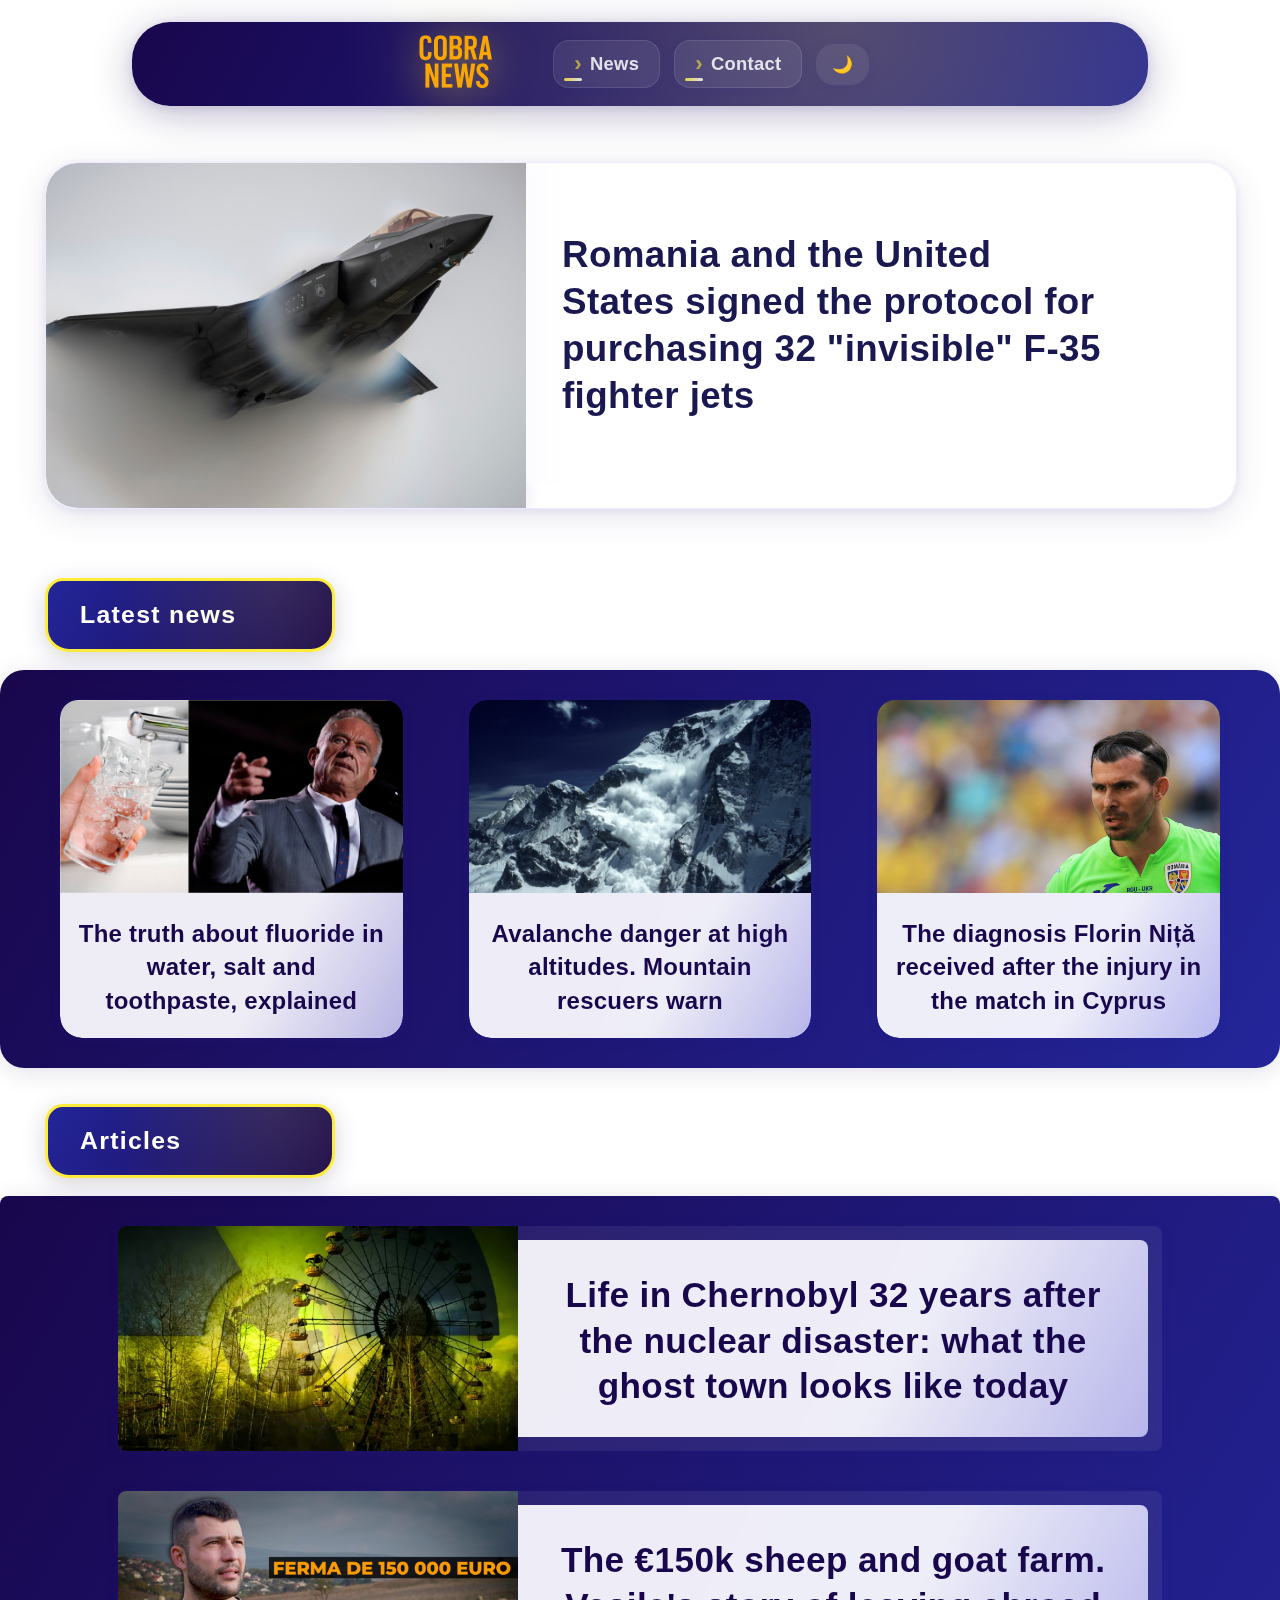
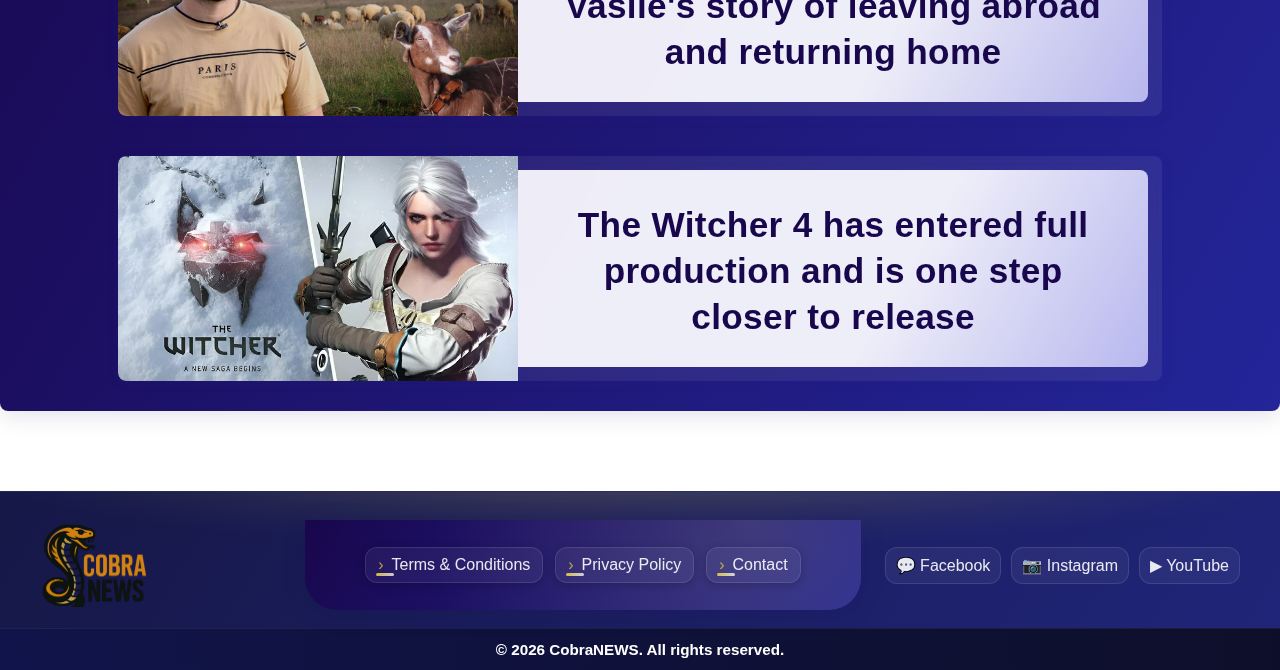
<file: index.html>
<!DOCTYPE html>
<html lang="en">
  <head>
    <meta charset="UTF-8" />
    <meta name="viewport" content="width=device-width, initial-scale=1.0" />
    <link rel="stylesheet" href="assets/style.css" />
    <link rel="icon" type="image/x-icon" href="resources/logo_simple.png" />
    <title>CobraNEWS - Welcome</title>
  </head>
  <body>
    <!-- NAVIGATION BAR -->
    <nav class="nav-compact" aria-label="Main menu">
      <a href="index.html" aria-label="Home page">
        <img id="logo" src="resources/logo_simple.png" alt="CobraNEWS logo" />
      </a>

      <ul>
        <li><a href="pages/news/news.html">News</a></li>
        <li><a href="pages/contact/contact.html">Contact</a></li>
        <!-- Dark mode toggle button -->
        <li>
          <button
            id="theme-toggle"
            class="theme-toggle"
            aria-label="Toggle dark mode"
            title="Dark/Light mode"
          >
            🌙
          </button>
        </li>
      </ul>
    </nav>

    <!-- Main-->
    <main>
      <article>
        <a href="pages/news-set/news-set.html" class="prima-stire">
          <img
            id="prima-imagine"
            src="resources/avion.jpg"
            alt="F-35 fighter jet"
          />
          <h1 id="primul-text">
            Romania and the United States signed the protocol for purchasing 32
            "invisible" F-35 fighter jets
          </h1>
        </a>
      </article>
    </main>

    <!-- News section -->
    <header>
      <a href="pages/news/news.html">Latest news</a>
    </header>

    <section class="stiri-grid">
      <article class="stiri-item">
        <a href="pages/news-set/news-fluoride.html" class="stiri-text">
          <img src="resources/fluor.jpg" alt="fluoride in water" />
          <p>
            The truth about fluoride in water, salt and toothpaste, explained
          </p>
        </a>
      </article>

      <article class="stiri-item">
        <a href="pages/news-set/news-avalanche.html" class="stiri-text">
          <img src="resources/avalansa.jpg" alt="avalanche" />
          <p>Avalanche danger at high altitudes. Mountain rescuers warn</p>
        </a>
      </article>

      <article class="stiri-item">
        <a href="pages/news-set/news-nita.html" class="stiri-text">
          <img src="resources/nita.jpg" alt="Florin Niță" />
          <p>
            The diagnosis Florin Niță received after the injury in the match in
            Cyprus
          </p>
        </a>
      </article>
    </section>

    <!-- Articles section -->
    <header id="articole">
      <a href="pages/news/news.html">Articles</a>
    </header>

    <section class="articole-grid">
      <article class="articole-item">
        <a href="pages/news-set/article-chernobyl.html">
          <img src="resources/cernobil.jpg" alt="Chernobyl" />
          <p>
            Life in Chernobyl 32 years after the nuclear disaster: what the
            ghost town looks like today
          </p>
        </a>
      </article>

      <article class="articole-item">
        <a href="pages/news-set/article-farm.html">
          <img src="resources/ferma.jpeg" alt="farm" />
          <p>
            The €150k sheep and goat farm. Vasile's story of leaving abroad and
            returning home
          </p>
        </a>
      </article>

      <article class="articole-item">
        <a href="pages/news-set/article-witcher4.html">
          <img src="resources/witcher.png" alt="The Witcher" />
          <p>
            The Witcher 4 has entered full production and is one step closer to
            release
          </p>
        </a>
      </article>
    </section>

    <!-- Footer -->
    <footer class="site-footer" role="contentinfo">
      <div class="footer-inner">
        <a href="index.html" class="footer-brand" aria-label="Go to top/Home">
          <img src="resources/logo.png" alt="CobraNEWS logo" />
        </a>
        <nav class="footer-nav" aria-label="Footer">
          <a href="#">Terms & Conditions</a>
          <a href="#">Privacy Policy</a>
          <a href="pages/contact/contact.html">Contact</a>
        </nav>
      </div>
      <div class="footer-copy">© 2025 CobraNEWS. All rights reserved.</div>
    </footer>
    <script src="assets/script.js"></script>
  </body>
</html>
</file>
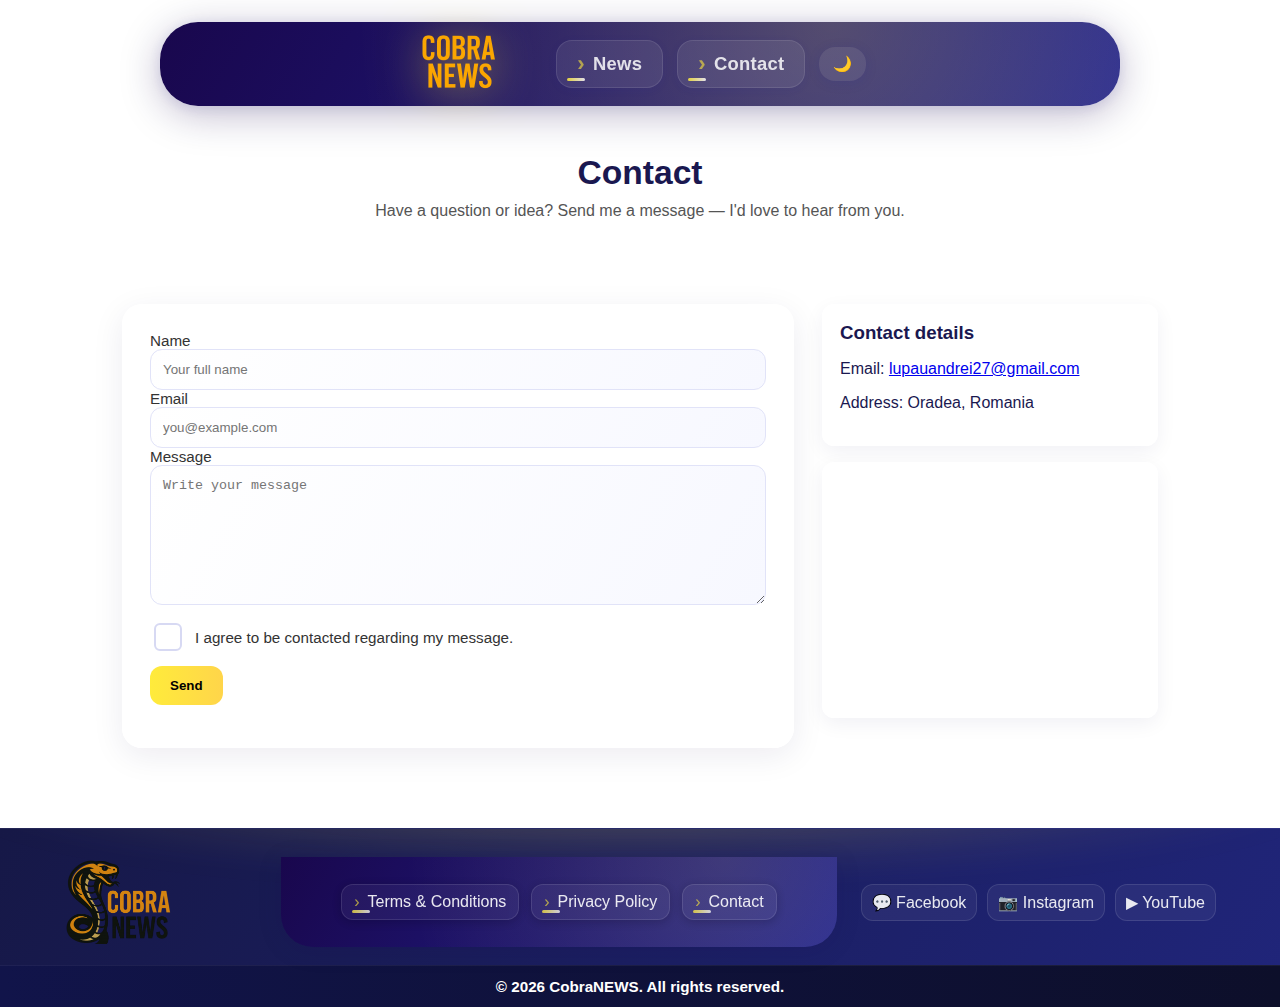
<file: pages/contact/contact.html>
<!DOCTYPE html>
<html lang="en">
  <head>
    <meta charset="UTF-8" />
    <meta name="viewport" content="width=device-width, initial-scale=1.0" />
    <!-- Global styles to match homepage nav/footer -->
    <link rel="stylesheet" href="../../assets/style.css" />
    <!-- Page-specific styles -->
    <link rel="stylesheet" href="contact.css" />
    <link rel="icon" type="image/x-icon" href="../../resources/logo.png" />
    <title>Contact - CobraNEWS</title>
  </head>
  <body>
    <!-- Navigation -->
    <nav class="nav-compact" aria-label="Main menu">
      <a href="../../index.html" aria-label="Home page">
        <img
          id="logo"
          src="../../resources/logo_simple.png"
          alt="CobraNEWS logo"
        />
      </a>
      <ul>
        <li><a href="../news/news.html">News</a></li>
        <li><a href="./contact.html" class="active">Contact</a></li>
        <li>
          <button
            id="theme-toggle"
            class="theme-toggle"
            aria-label="Toggle dark mode"
            title="Dark/Light mode"
          >
            🌙
          </button>
        </li>
      </ul>
    </nav>

    <!-- Page main -->
    <main class="contact-main">
      <section class="contact-hero">
        <h1>Contact</h1>
        <p>
          Have a question or idea? Send me a message — I'd love to hear from
          you.
        </p>
      </section>

      <section class="contact-grid">
        <form
          id="contact-form"
          class="contact-form"
          method="POST"
          novalidate
          data-endpoint="https://formspree.io/f/REPLACE_FORM_ID"
        >
          <input
            type="hidden"
            name="_subject"
            value="New message from CobraNEWS contact form"
          />
          <label>
            Name
            <input
              type="text"
              name="name"
              placeholder="Your full name"
              required
            />
          </label>

          <label>
            Email
            <input
              type="email"
              name="email"
              placeholder="you@example.com"
              required
            />
          </label>

          <label class="full">
            Message
            <textarea
              name="message"
              placeholder="Write your message"
              required
            ></textarea>
          </label>

          <label class="consent">
            <input type="checkbox" name="consent" required /> I agree to be
            contacted regarding my message.
          </label>

          <div class="actions">
            <button type="submit" class="btn-primary">Send</button>
          </div>
          <p
            id="form-status"
            class="form-status"
            role="status"
            aria-live="polite"
          ></p>
        </form>

        <aside class="contact-info">
          <div class="card">
            <h3>Contact details</h3>
            <p>
              Email:
              <a href="mailto:lupauandrei27@gmail.com"
                >lupauandrei27@gmail.com</a
              >
            </p>
            <p>Address: Oradea, Romania</p>
          </div>

          <div class="card map-card">
            <iframe
              class="map-embed"
              loading="lazy"
              referrerpolicy="no-referrer-when-downgrade"
              src="https://www.google.com/maps/embed?pb=!1m18!1m12!1m3!1d2736.1234567890123!2d21.9063!3d47.0722!2m3!1f0!2f0!3f0!3m2!1i1024!2i768!4f13.1!3m3!1m2!1s0x47457d7e7e7e7e7f%3A0xabcdefabcdefabcd!2sOradea%2C%20Romania!5e0!3m2!1sen!2sus!4v1600000000000!5m2!1sen!2sus"
              title="Oradea map"
            ></iframe>
          </div>
        </aside>
      </section>
    </main>

    <!-- Footer -->
    <footer class="site-footer" role="contentinfo">
      <div class="footer-inner">
        <a
          href="../index.html"
          class="footer-brand"
          aria-label="Go to top/Home"
        >
          <img src="../../resources/logo.png" alt="CobraNEWS logo" />
        </a>
        <nav class="footer-nav" aria-label="Footer">
          <a href="#">Terms & Conditions</a>
          <a href="#">Privacy Policy</a>
          <a href="./contact.html" class="active">Contact</a>
        </nav>
      </div>
      <div class="footer-copy">© 2025 CobraNEWS. All rights reserved.</div>
    </footer>

    <script src="../../assets/script.js"></script>
  </body>
</html>
</file>
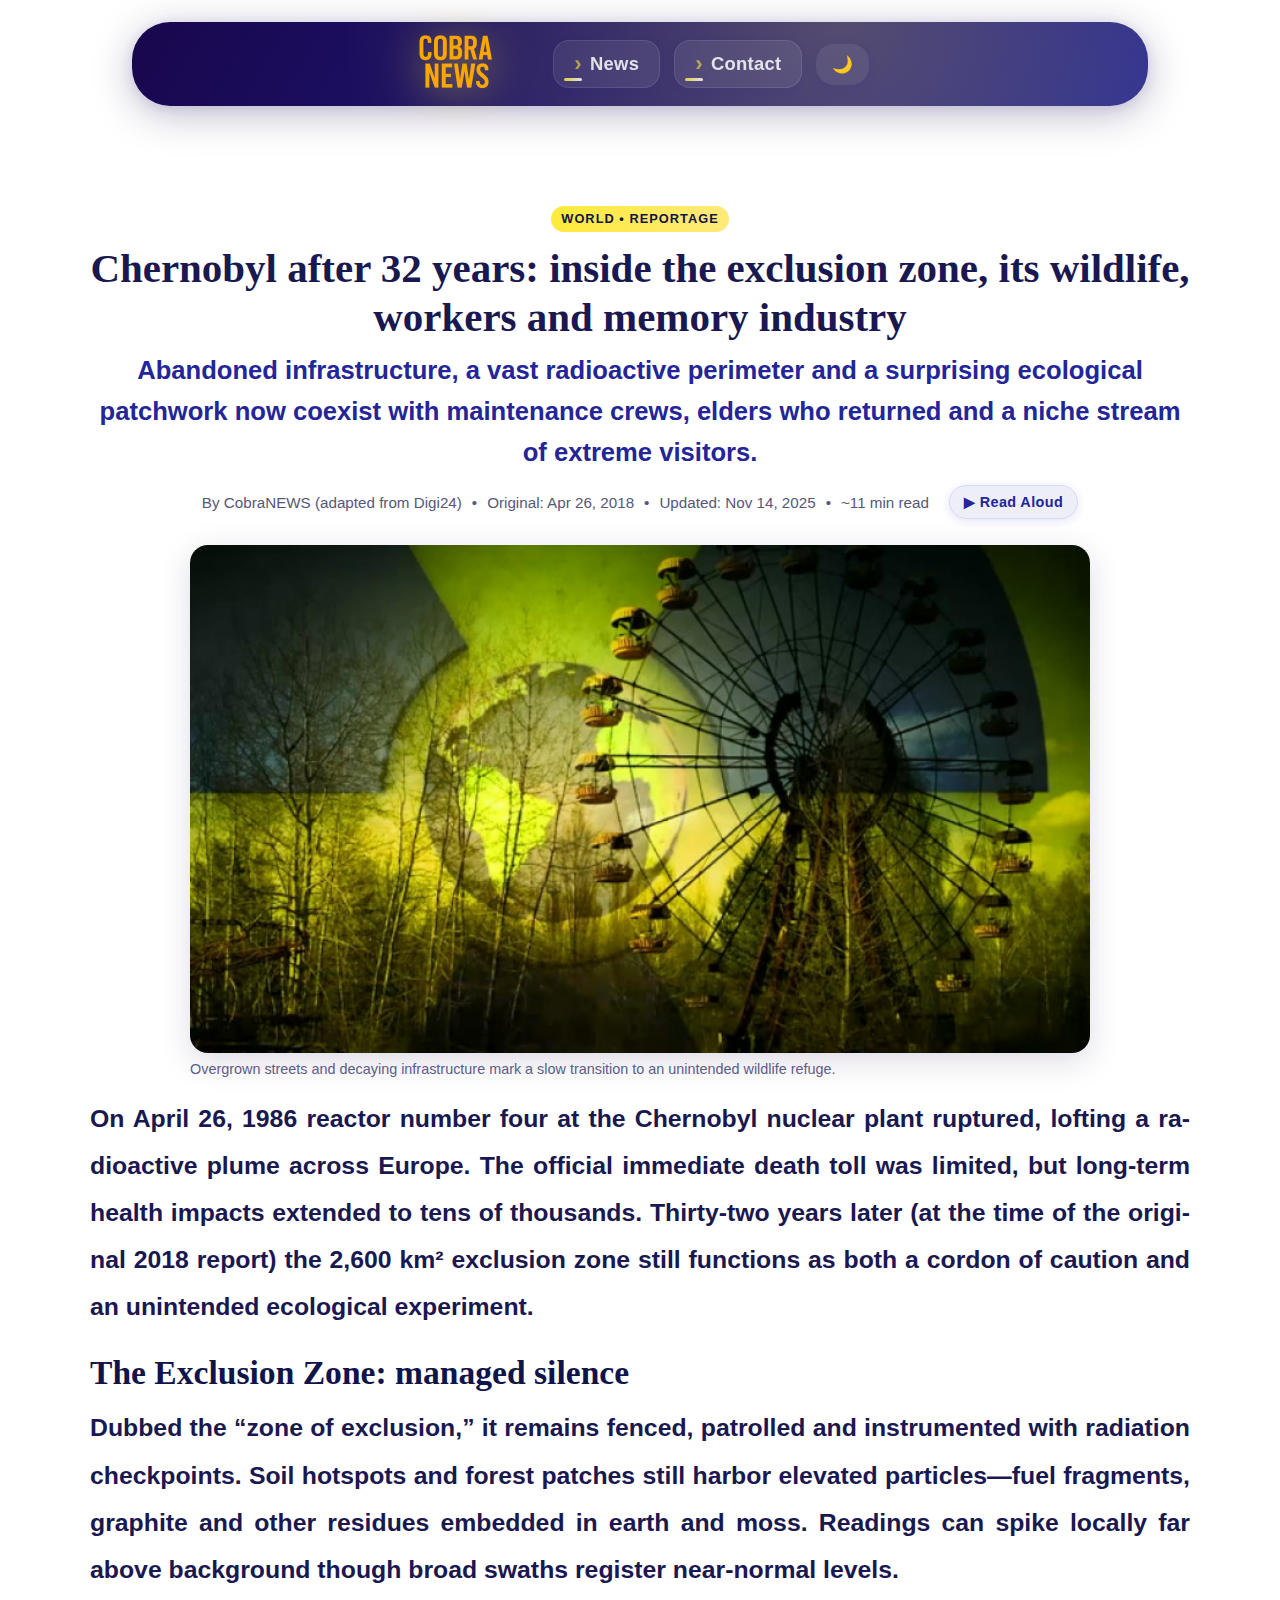
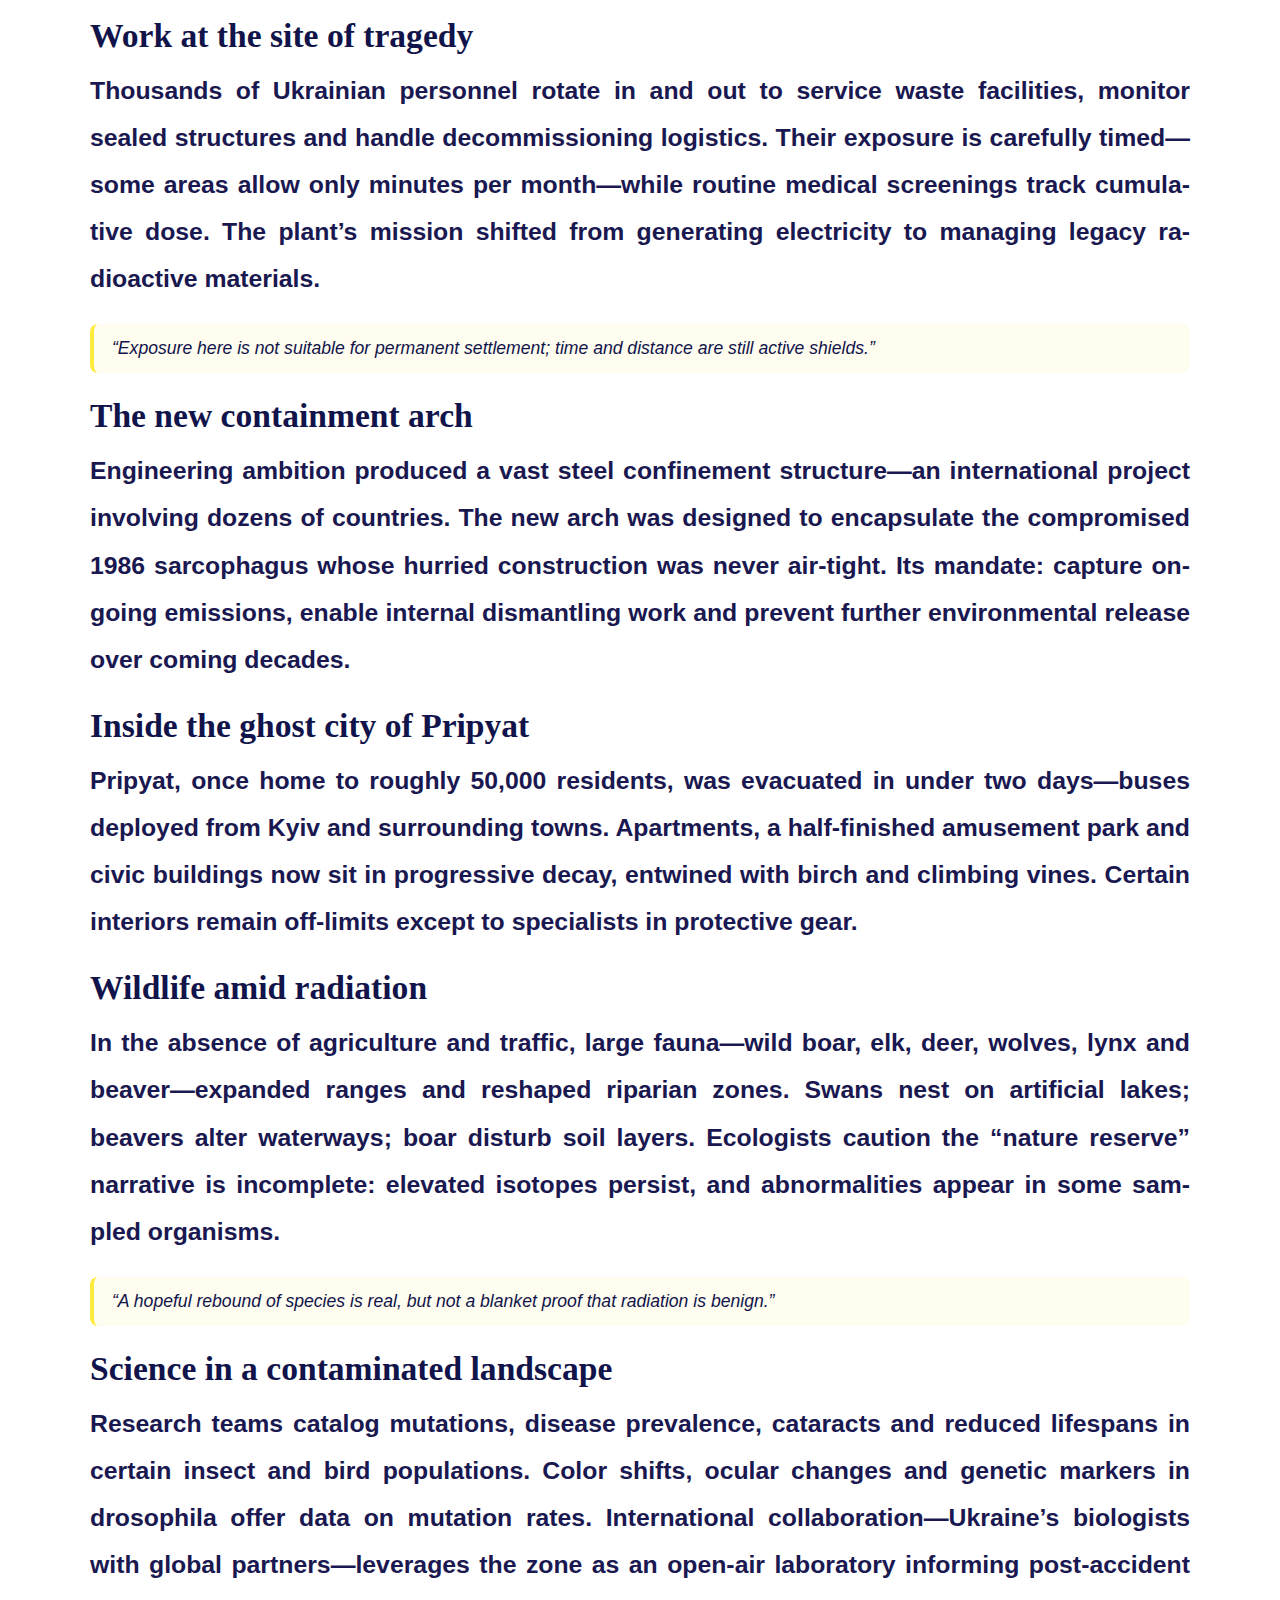
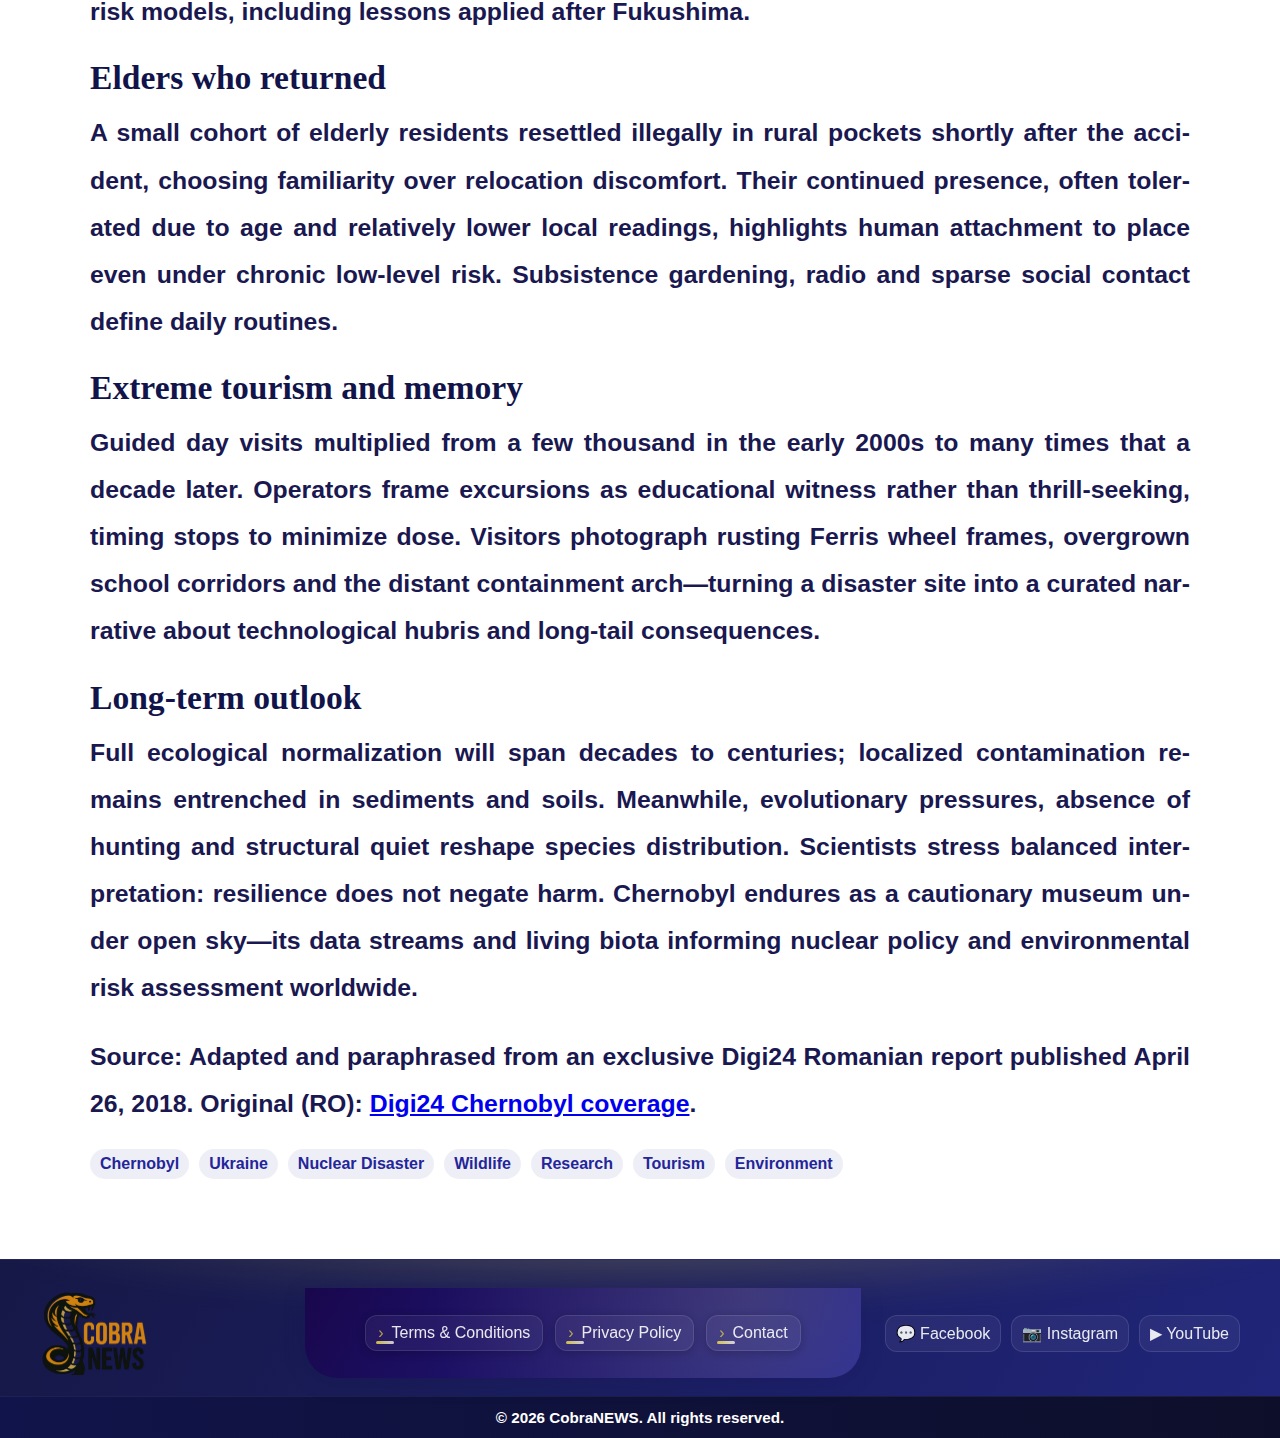
<file: pages/news-set/article-chernobyl.html>
<!DOCTYPE html>
<html lang="en">
  <head>
    <meta charset="UTF-8" />
    <meta name="viewport" content="width=device-width, initial-scale=1.0" />
    <title>Life in Chernobyl 32 Years Later</title>
    <link rel="stylesheet" href="../../assets/style.css" />
    <link rel="stylesheet" href="news-set.css" />
    <link rel="icon" type="image/x-icon" href="../../resources/logo.png" />
  </head>
  <body>
    <nav class="nav-compact" aria-label="Main menu">
      <a href="../../index.html" aria-label="Home page"
        ><img
          id="logo"
          src="../../resources/logo_simple.png"
          alt="CobraNEWS logo"
      /></a>
      <ul>
        <li><a href="../news/news.html">News</a></li>
        <li><a href="../contact/contact.html">Contact</a></li>
        <li>
          <button
            id="theme-toggle"
            class="theme-toggle"
            aria-label="Toggle dark mode"
            title="Dark/Light mode"
          >
            🌙
          </button>
        </li>
      </ul>
    </nav>

    <header class="article-header" aria-labelledby="article-title">
      <div class="container">
        <div class="article-kicker">World • Reportage</div>
        <h1 id="article-title" class="article-title">
          Chernobyl after 32 years: inside the exclusion zone, its wildlife,
          workers and memory industry
        </h1>
        <p class="article-dek">
          Abandoned infrastructure, a vast radioactive perimeter and a
          surprising ecological patchwork now coexist with maintenance crews,
          elders who returned and a niche stream of extreme visitors.
        </p>
        <div class="article-meta">
          <span>By CobraNEWS (adapted from Digi24)</span><span>•</span>
          <time datetime="2018-04-26">Original: Apr 26, 2018</time
          ><span>•</span>
          <time datetime="2025-11-14">Updated: Nov 14, 2025</time><span>•</span>
          <span>~11 min read</span>
        </div>
      </div>
    </header>

    <figure class="hero-figure">
      <img src="../../resources/cernobil.jpg" alt="Chernobyl exclusion zone" />
      <figcaption>
        Overgrown streets and decaying infrastructure mark a slow transition to
        an unintended wildlife refuge.
      </figcaption>
    </figure>

    <article class="article-content container">
      <p>
        On April 26, 1986 reactor number four at the Chernobyl nuclear plant
        ruptured, lofting a radioactive plume across Europe. The official
        immediate death toll was limited, but long‑term health impacts extended
        to tens of thousands. Thirty‑two years later (at the time of the
        original 2018 report) the 2,600 km² exclusion zone still functions as
        both a cordon of caution and an unintended ecological experiment.
      </p>

      <h2>The Exclusion Zone: managed silence</h2>
      <p>
        Dubbed the “zone of exclusion,” it remains fenced, patrolled and
        instrumented with radiation checkpoints. Soil hotspots and forest
        patches still harbor elevated particles—fuel fragments, graphite and
        other residues embedded in earth and moss. Readings can spike locally
        far above background though broad swaths register near-normal levels.
      </p>

      <h2>Work at the site of tragedy</h2>
      <p>
        Thousands of Ukrainian personnel rotate in and out to service waste
        facilities, monitor sealed structures and handle decommissioning
        logistics. Their exposure is carefully timed—some areas allow only
        minutes per month—while routine medical screenings track cumulative
        dose. The plant’s mission shifted from generating electricity to
        managing legacy radioactive materials.
      </p>
      <blockquote class="pull-quote">
        “Exposure here is not suitable for permanent settlement; time and
        distance are still active shields.”
      </blockquote>

      <h2>The new containment arch</h2>
      <p>
        Engineering ambition produced a vast steel confinement structure—an
        international project involving dozens of countries. The new arch was
        designed to encapsulate the compromised 1986 sarcophagus whose hurried
        construction was never air‑tight. Its mandate: capture ongoing
        emissions, enable internal dismantling work and prevent further
        environmental release over coming decades.
      </p>

      <h2>Inside the ghost city of Pripyat</h2>
      <p>
        Pripyat, once home to roughly 50,000 residents, was evacuated in under
        two days—buses deployed from Kyiv and surrounding towns. Apartments, a
        half‑finished amusement park and civic buildings now sit in progressive
        decay, entwined with birch and climbing vines. Certain interiors remain
        off‑limits except to specialists in protective gear.
      </p>

      <h2>Wildlife amid radiation</h2>
      <p>
        In the absence of agriculture and traffic, large fauna—wild boar, elk,
        deer, wolves, lynx and beaver—expanded ranges and reshaped riparian
        zones. Swans nest on artificial lakes; beavers alter waterways; boar
        disturb soil layers. Ecologists caution the “nature reserve” narrative
        is incomplete: elevated isotopes persist, and abnormalities appear in
        some sampled organisms.
      </p>
      <blockquote class="pull-quote">
        “A hopeful rebound of species is real, but not a blanket proof that
        radiation is benign.”
      </blockquote>

      <h2>Science in a contaminated landscape</h2>
      <p>
        Research teams catalog mutations, disease prevalence, cataracts and
        reduced lifespans in certain insect and bird populations. Color shifts,
        ocular changes and genetic markers in drosophila offer data on mutation
        rates. International collaboration—Ukraine’s biologists with global
        partners—leverages the zone as an open-air laboratory informing
        post‑accident risk models, including lessons applied after Fukushima.
      </p>

      <h2>Elders who returned</h2>
      <p>
        A small cohort of elderly residents resettled illegally in rural pockets
        shortly after the accident, choosing familiarity over relocation
        discomfort. Their continued presence, often tolerated due to age and
        relatively lower local readings, highlights human attachment to place
        even under chronic low-level risk. Subsistence gardening, radio and
        sparse social contact define daily routines.
      </p>

      <h2>Extreme tourism and memory</h2>
      <p>
        Guided day visits multiplied from a few thousand in the early 2000s to
        many times that a decade later. Operators frame excursions as
        educational witness rather than thrill-seeking, timing stops to minimize
        dose. Visitors photograph rusting Ferris wheel frames, overgrown school
        corridors and the distant containment arch—turning a disaster site into
        a curated narrative about technological hubris and long-tail
        consequences.
      </p>

      <h2>Long-term outlook</h2>
      <p>
        Full ecological normalization will span decades to centuries; localized
        contamination remains entrenched in sediments and soils. Meanwhile,
        evolutionary pressures, absence of hunting and structural quiet reshape
        species distribution. Scientists stress balanced interpretation:
        resilience does not negate harm. Chernobyl endures as a cautionary
        museum under open sky—its data streams and living biota informing
        nuclear policy and environmental risk assessment worldwide.
      </p>

      <p class="source-note">
        <strong>Source:</strong> Adapted and paraphrased from an exclusive
        Digi24 Romanian report published April 26, 2018. Original (RO):
        <a
          href="https://www.digi24.ro/special/reportaje/reportaj/reportaj-exclusiv-viata-la-cernobil-dupa-31-de-ani-de-la-dezastrul-nuclear-477352"
          rel="noopener"
          target="_blank"
          >Digi24 Chernobyl coverage</a
        >.
      </p>

      <div class="article-tags" aria-label="Tags">
        <a href="#">Chernobyl</a><a href="#">Ukraine</a
        ><a href="#">Nuclear Disaster</a><a href="#">Wildlife</a
        ><a href="#">Research</a><a href="#">Tourism</a
        ><a href="#">Environment</a>
      </div>
    </article>

    <footer class="site-footer" role="contentinfo">
      <div class="footer-inner">
        <a href="../index.html" class="footer-brand" aria-label="Go to top/Home"
          ><img src="../../resources/logo.png" alt="CobraNEWS logo"
        /></a>
        <nav class="footer-nav" aria-label="Footer">
          <a href="#">Terms & Conditions</a><a href="#">Privacy Policy</a
          ><a href="../contact/contact.html">Contact</a>
        </nav>
      </div>
      <div class="footer-copy">© 2025 CobraNEWS. All rights reserved.</div>
    </footer>
    <script src="../../assets/script.js"></script>
  </body>
</html>
</file>
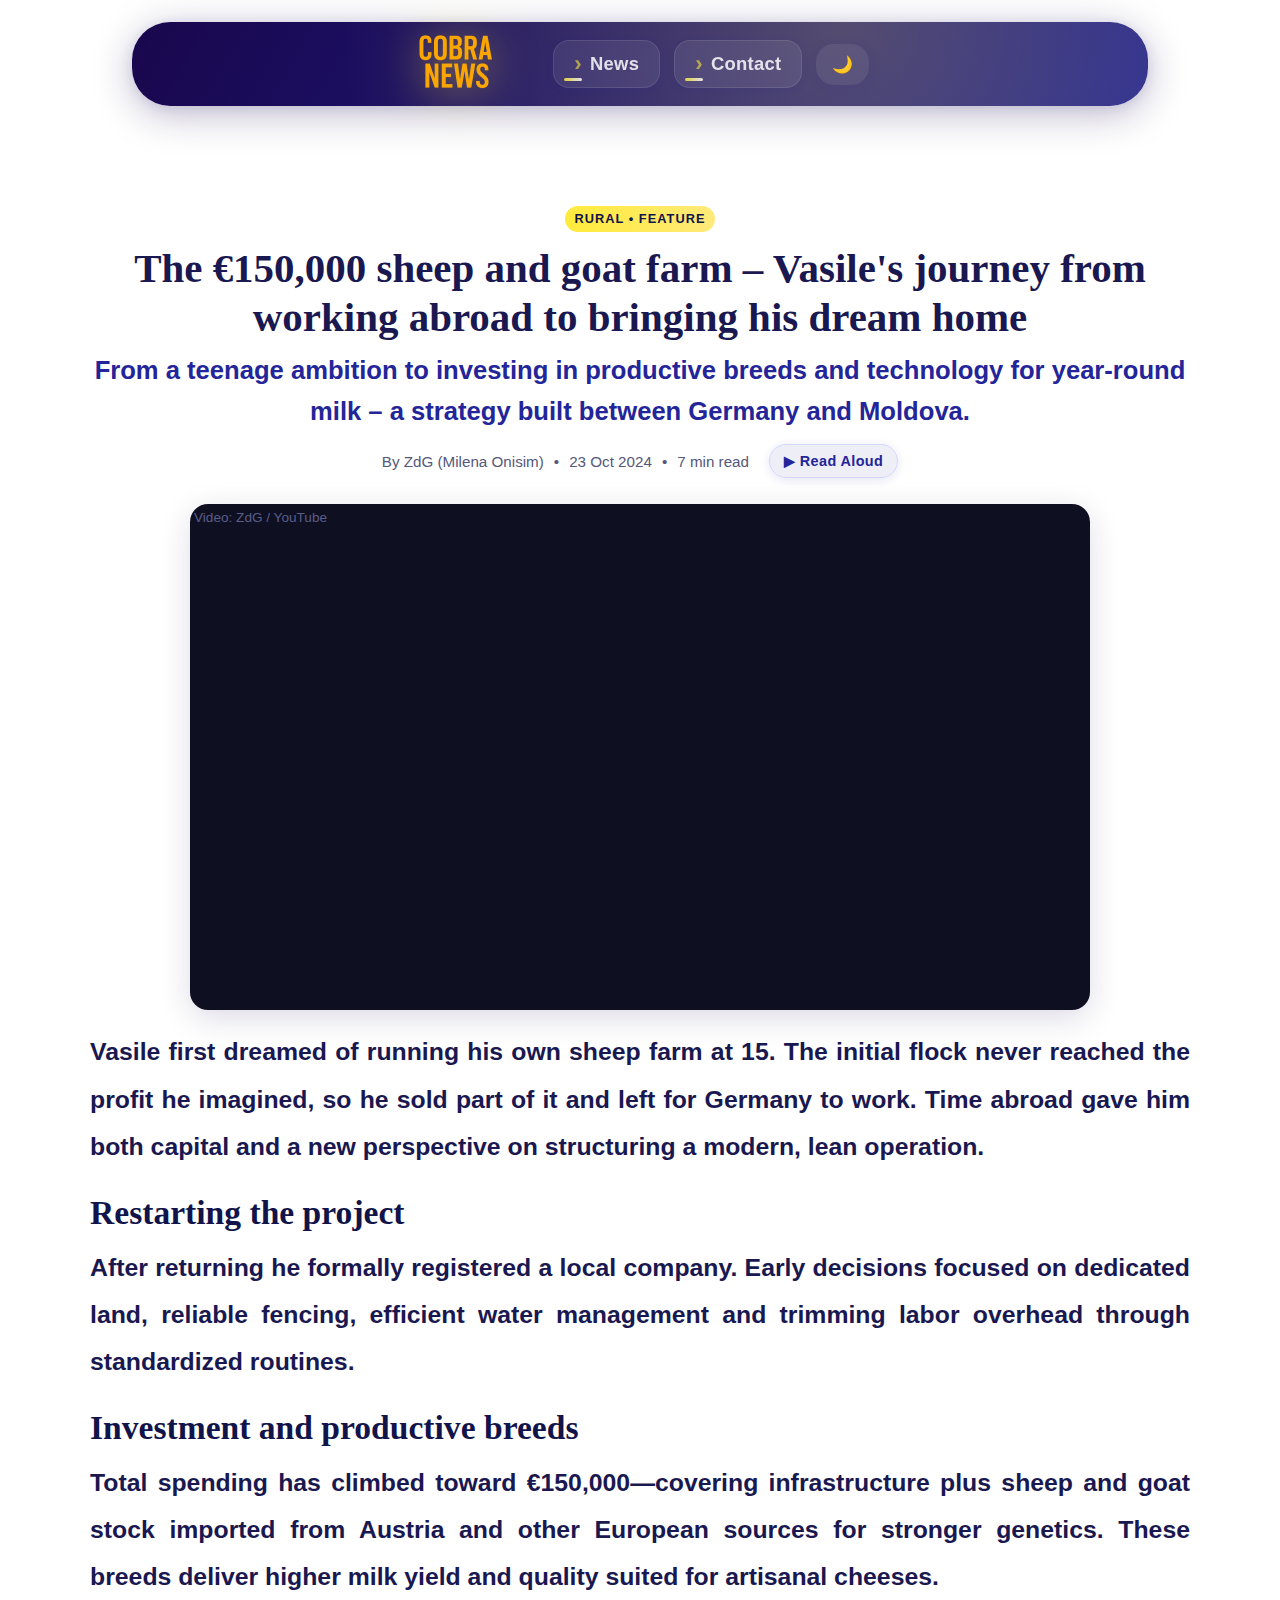
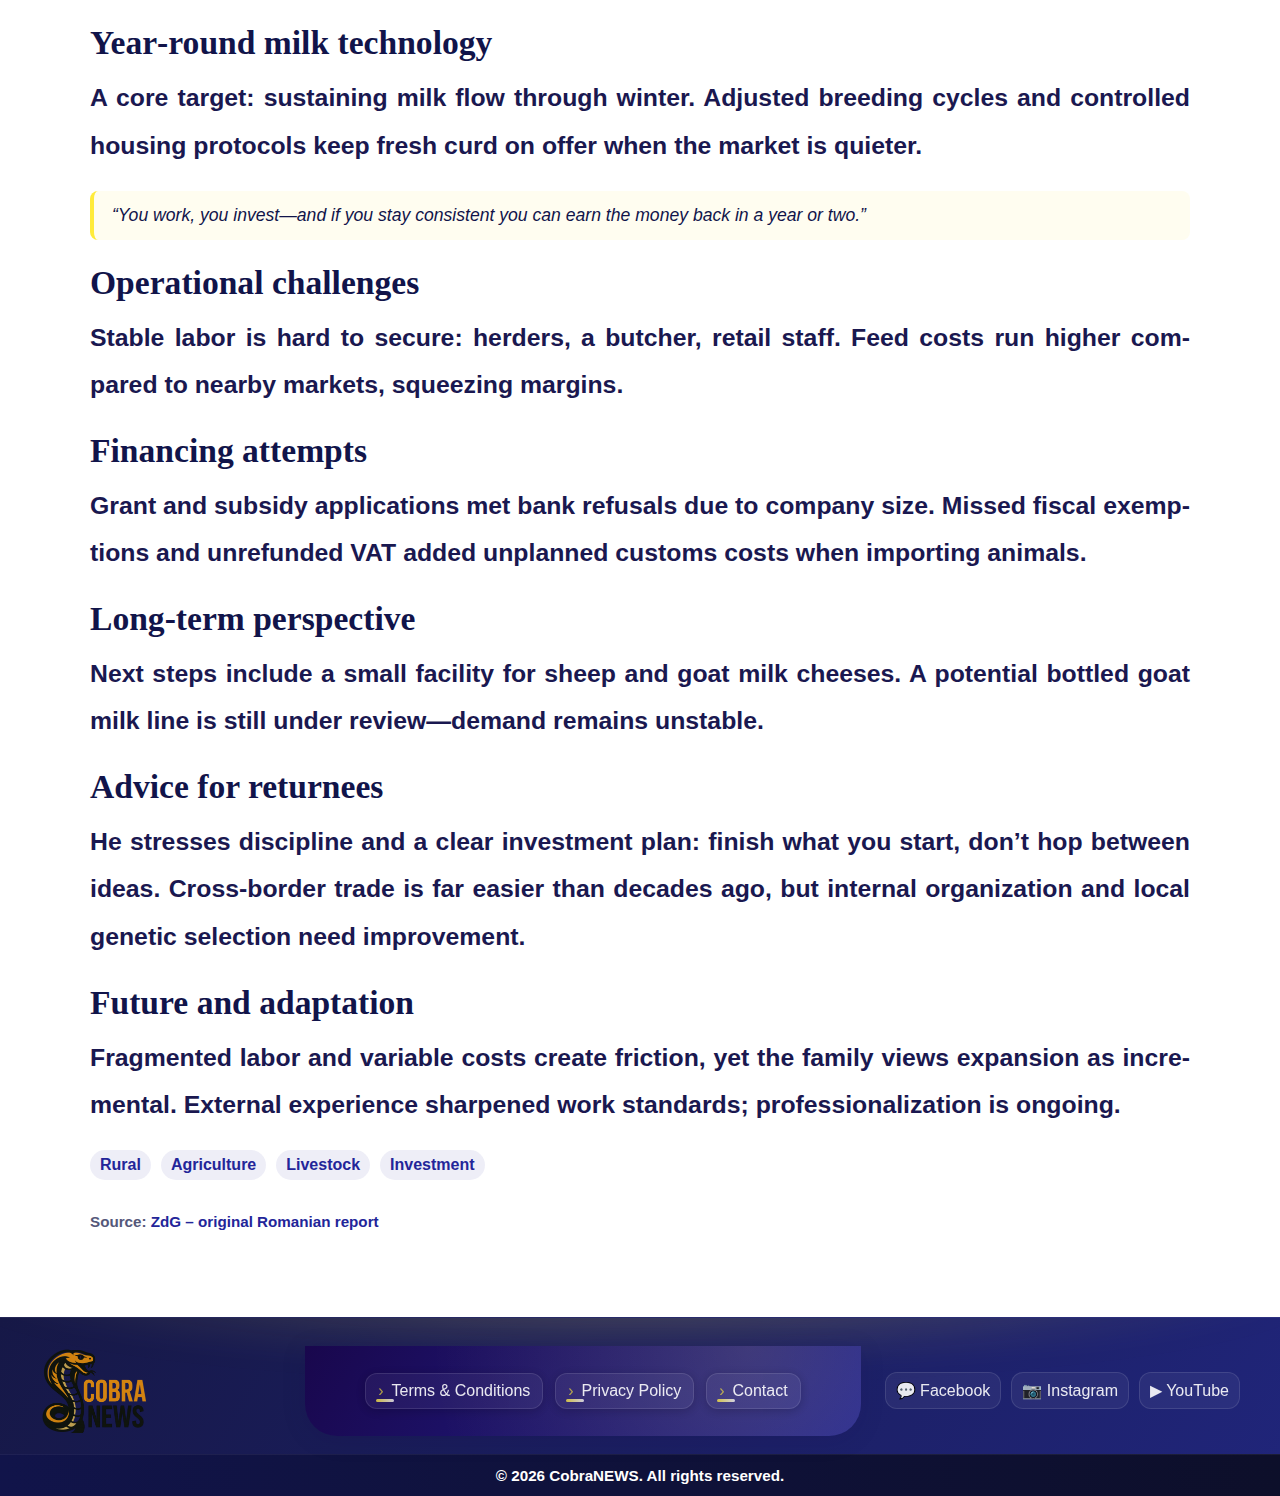
<file: pages/news-set/article-farm.html>
<!DOCTYPE html>
<html lang="en">
  <head>
    <meta charset="UTF-8" />
    <meta name="viewport" content="width=device-width, initial-scale=1.0" />
    <title>A €150k Sheep and Goat Farm</title>
    <link rel="stylesheet" href="../../assets/style.css" />
    <link rel="stylesheet" href="news-set.css" />
    <link rel="icon" type="image/x-icon" href="../../resources/logo.png" />
  </head>
  <body>
    <nav class="nav-compact" aria-label="Main menu">
      <a href="../../index.html" aria-label="Home page"
        ><img
          id="logo"
          src="../../resources/logo_simple.png"
          alt="CobraNEWS logo"
      /></a>
      <ul>
        <li><a href="../news/news.html">News</a></li>
        <li><a href="../contact/contact.html">Contact</a></li>
        <li>
          <button
            id="theme-toggle"
            class="theme-toggle"
            aria-label="Toggle dark mode"
            title="Dark/Light mode"
          >
            🌙
          </button>
        </li>
      </ul>
    </nav>

    <header class="article-header" aria-labelledby="article-title">
      <div class="container">
        <div class="article-kicker">Rural • Feature</div>
        <h1 id="article-title" class="article-title">
          The €150,000 sheep and goat farm – Vasile's journey from working
          abroad to bringing his dream home
        </h1>
        <p class="article-dek">
          From a teenage ambition to investing in productive breeds and
          technology for year‑round milk – a strategy built between Germany and
          Moldova.
        </p>
        <div class="article-meta">
          <span>By ZdG (Milena Onisim)</span><span>•</span>
          <time datetime="2024-10-23">23 Oct 2024</time><span>•</span>
          <span>7 min read</span>
        </div>
      </div>
    </header>

    <div class="video-embed" aria-label="Farm video">
      <iframe
        src="https://www.youtube.com/embed/-MsKsp3wSCw"
        title="Ferma de oi și capre - reportaj"
        loading="lazy"
        allow="accelerometer; autoplay; clipboard-write; encrypted-media; gyroscope; picture-in-picture; web-share"
        allowfullscreen
      ></iframe>
      <div class="video-caption">Video: ZdG / YouTube</div>
    </div>

    <article class="article-content container">
      <p>
        Vasile first dreamed of running his own sheep farm at 15. The initial
        flock never reached the profit he imagined, so he sold part of it and
        left for Germany to work. Time abroad gave him both capital and a new
        perspective on structuring a modern, lean operation.
      </p>
      <h2>Restarting the project</h2>
      <p>
        After returning he formally registered a local company. Early decisions
        focused on dedicated land, reliable fencing, efficient water management
        and trimming labor overhead through standardized routines.
      </p>
      <h2>Investment and productive breeds</h2>
      <p>
        Total spending has climbed toward €150,000—covering infrastructure plus
        sheep and goat stock imported from Austria and other European sources
        for stronger genetics. These breeds deliver higher milk yield and
        quality suited for artisanal cheeses.
      </p>
      <h2>Year‑round milk technology</h2>
      <p>
        A core target: sustaining milk flow through winter. Adjusted breeding
        cycles and controlled housing protocols keep fresh curd on offer when
        the market is quieter.
      </p>
      <blockquote class="pull-quote">
        “You work, you invest—and if you stay consistent you can earn the money
        back in a year or two.”
      </blockquote>
      <h2>Operational challenges</h2>
      <p>
        Stable labor is hard to secure: herders, a butcher, retail staff. Feed
        costs run higher compared to nearby markets, squeezing margins.
      </p>
      <h2>Financing attempts</h2>
      <p>
        Grant and subsidy applications met bank refusals due to company size.
        Missed fiscal exemptions and unrefunded VAT added unplanned customs
        costs when importing animals.
      </p>
      <h2>Long‑term perspective</h2>
      <p>
        Next steps include a small facility for sheep and goat milk cheeses. A
        potential bottled goat milk line is still under review—demand remains
        unstable.
      </p>
      <h2>Advice for returnees</h2>
      <p>
        He stresses discipline and a clear investment plan: finish what you
        start, don’t hop between ideas. Cross‑border trade is far easier than
        decades ago, but internal organization and local genetic selection need
        improvement.
      </p>
      <h2>Future and adaptation</h2>
      <p>
        Fragmented labor and variable costs create friction, yet the family
        views expansion as incremental. External experience sharpened work
        standards; professionalization is ongoing.
      </p>
      <aside class="article-tags" aria-label="Tags">
        <a href="#">Rural</a><a href="#">Agriculture</a><a href="#">Livestock</a
        ><a href="#">Investment</a>
      </aside>
      <p
        style="margin-top: 28px; font-size: 0.95rem; color: #55587a"
        class="source-note"
      >
        Source:
        <a
          href="https://www.zdg.md/reporter-special/reportaje/video-ferma-de-oi-si-capre-de-150-mii-de-euro-istoria-lui-vasile-care-a-lasat-munca-in-strainatate-si-a-revenit-acasa-pentru-a-si-urma-visul/"
          target="_blank"
          rel="noopener"
          style="color: #232599; text-decoration: none"
          >ZdG – original Romanian report</a
        >
      </p>
    </article>

    <footer class="site-footer" role="contentinfo">
      <div class="footer-inner">
        <a href="../index.html" class="footer-brand" aria-label="Go to top/Home"
          ><img src="../../resources/logo.png" alt="CobraNEWS logo"
        /></a>
        <nav class="footer-nav" aria-label="Footer">
          <a href="#">Terms & Conditions</a><a href="#">Privacy Policy</a
          ><a href="../contact/contact.html">Contact</a>
        </nav>
      </div>
      <div class="footer-copy">© 2025 CobraNEWS. All rights reserved.</div>
    </footer>
    <script src="../../assets/script.js"></script>
  </body>
</html>
</file>
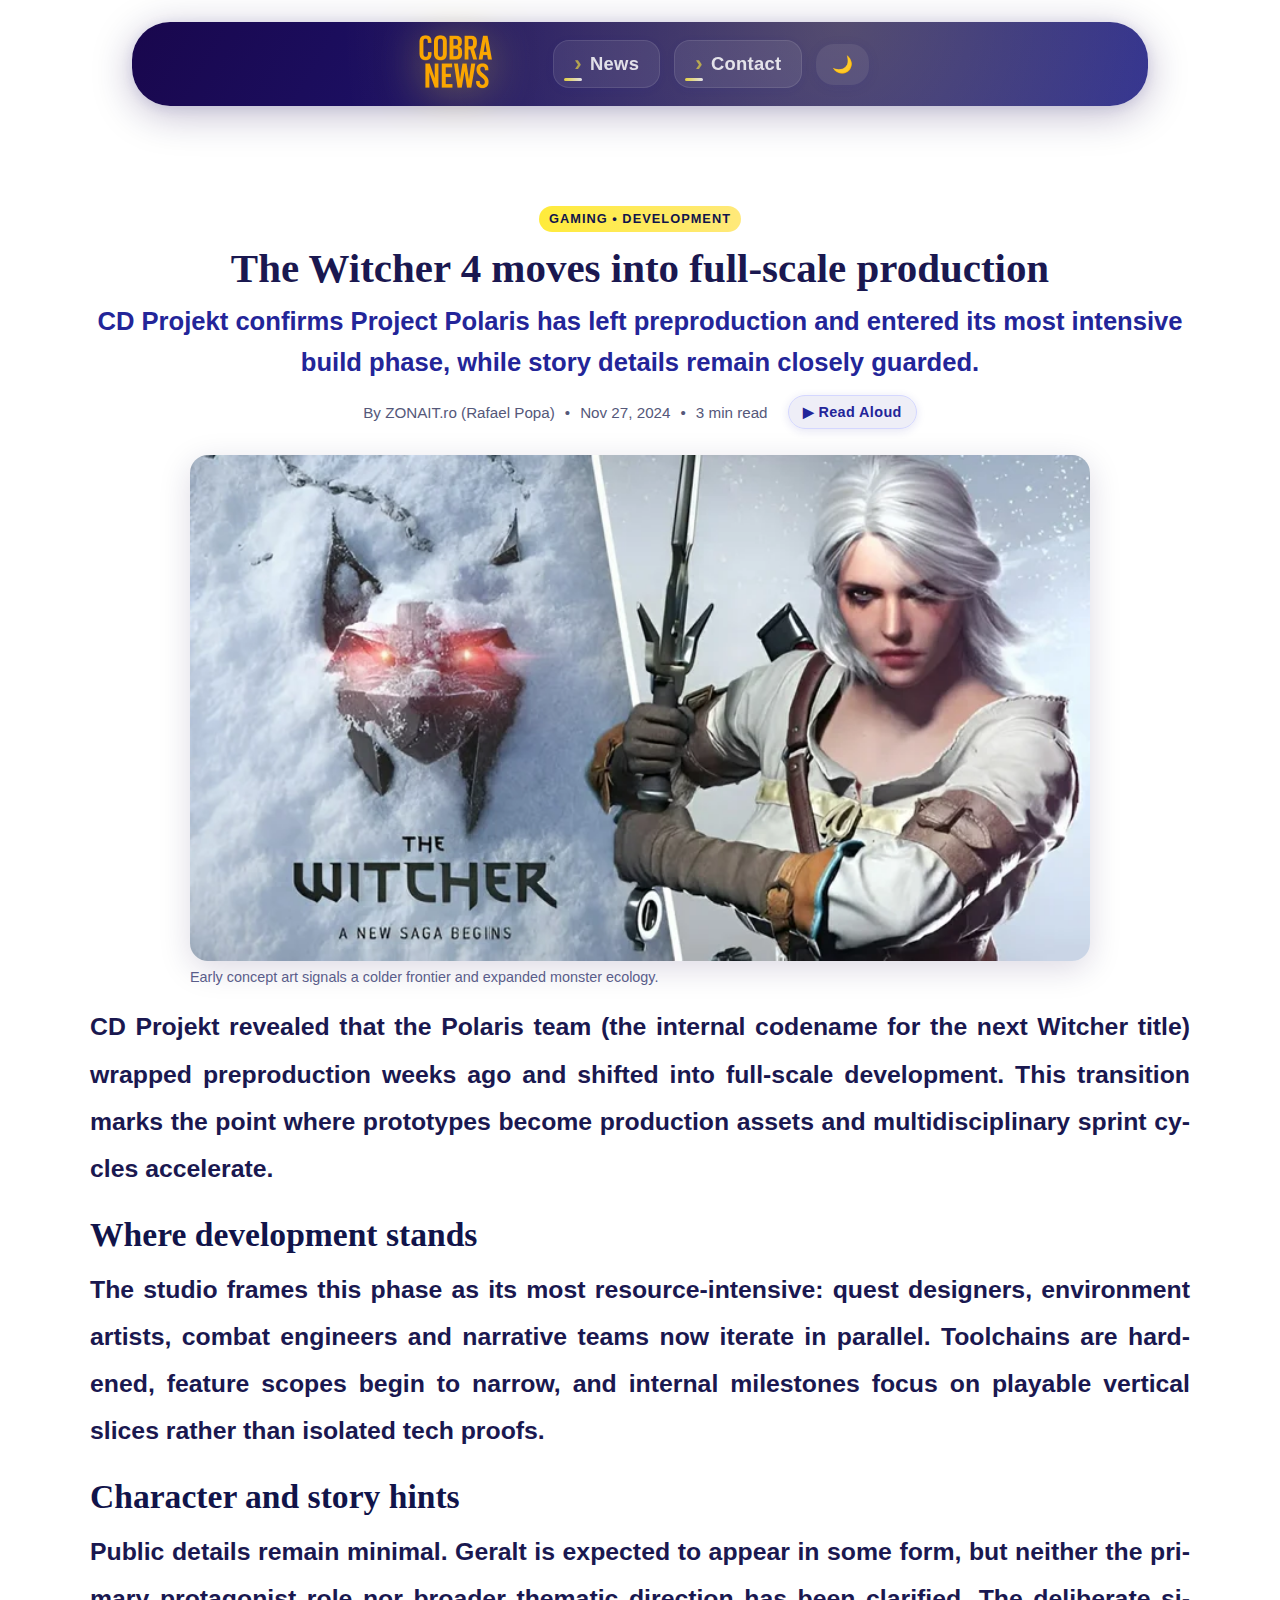
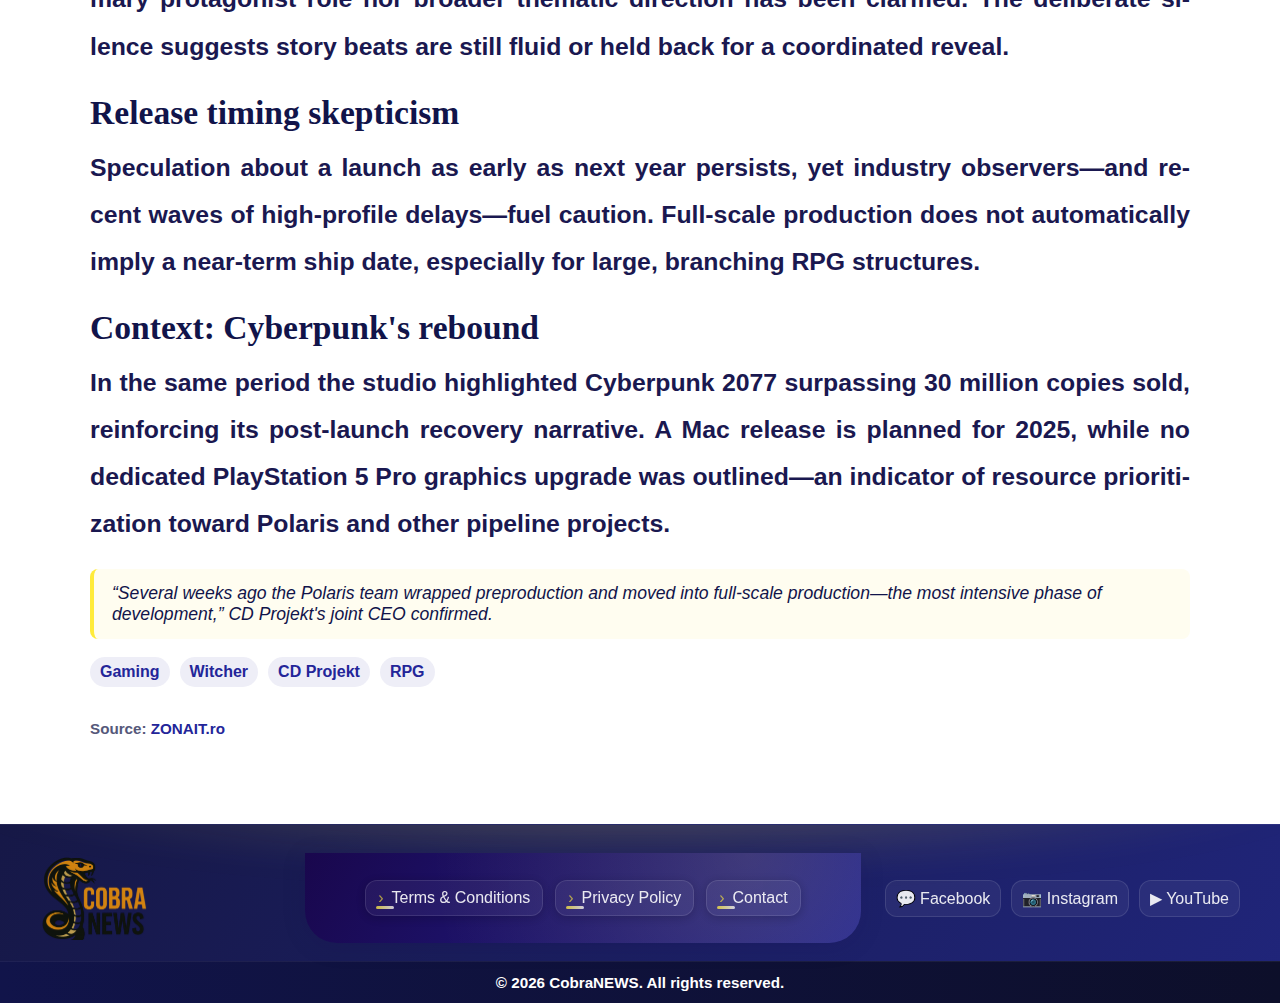
<file: pages/news-set/article-witcher4.html>
<!DOCTYPE html>
<html lang="en">
  <head>
    <meta charset="UTF-8" />
    <meta name="viewport" content="width=device-width, initial-scale=1.0" />
    <title>The Witcher 4 Production</title>
    <link rel="stylesheet" href="../../assets/style.css" />
    <link rel="stylesheet" href="news-set.css" />
    <link rel="icon" type="image/x-icon" href="../../resources/logo.png" />
  </head>
  <body>
    <nav class="nav-compact" aria-label="Main menu">
      <a href="../../index.html" aria-label="Home page"
        ><img
          id="logo"
          src="../../resources/logo_simple.png"
          alt="CobraNEWS logo"
      /></a>
      <ul>
        <li><a href="../news/news.html">News</a></li>
        <li><a href="../contact/contact.html">Contact</a></li>
        <li>
          <button
            id="theme-toggle"
            class="theme-toggle"
            aria-label="Toggle dark mode"
            title="Dark/Light mode"
          >
            🌙
          </button>
        </li>
      </ul>
    </nav>

    <header class="article-header" aria-labelledby="article-title">
      <div class="container">
        <div class="article-kicker">Gaming • Development</div>
        <h1 id="article-title" class="article-title">
          The Witcher 4 moves into full-scale production
        </h1>
        <p class="article-dek">
          CD Projekt confirms Project Polaris has left preproduction and entered
          its most intensive build phase, while story details remain closely
          guarded.
        </p>
        <div class="article-meta">
          <span>By ZONAIT.ro (Rafael Popa)</span><span>•</span>
          <time datetime="2024-11-27">Nov 27, 2024</time><span>•</span>
          <span>3 min read</span>
        </div>
      </div>
    </header>

    <figure class="hero-figure">
      <img src="../../resources/witcher.png" alt="The Witcher 4 concept" />
      <figcaption>
        Early concept art signals a colder frontier and expanded monster
        ecology.
      </figcaption>
    </figure>

    <article class="article-content container">
      <p>
        CD Projekt revealed that the Polaris team (the internal codename for the
        next Witcher title) wrapped preproduction weeks ago and shifted into
        full-scale development. This transition marks the point where prototypes
        become production assets and multidisciplinary sprint cycles accelerate.
      </p>
      <h2>Where development stands</h2>
      <p>
        The studio frames this phase as its most resource-intensive: quest
        designers, environment artists, combat engineers and narrative teams now
        iterate in parallel. Toolchains are hardened, feature scopes begin to
        narrow, and internal milestones focus on playable vertical slices rather
        than isolated tech proofs.
      </p>
      <h2>Character and story hints</h2>
      <p>
        Public details remain minimal. Geralt is expected to appear in some
        form, but neither the primary protagonist role nor broader thematic
        direction has been clarified. The deliberate silence suggests story
        beats are still fluid or held back for a coordinated reveal.
      </p>
      <h2>Release timing skepticism</h2>
      <p>
        Speculation about a launch as early as next year persists, yet industry
        observers—and recent waves of high-profile delays—fuel caution.
        Full-scale production does not automatically imply a near-term ship
        date, especially for large, branching RPG structures.
      </p>
      <h2>Context: Cyberpunk's rebound</h2>
      <p>
        In the same period the studio highlighted Cyberpunk 2077 surpassing 30
        million copies sold, reinforcing its post-launch recovery narrative. A
        Mac release is planned for 2025, while no dedicated PlayStation 5 Pro
        graphics upgrade was outlined—an indicator of resource prioritization
        toward Polaris and other pipeline projects.
      </p>
      <blockquote class="pull-quote">
        “Several weeks ago the Polaris team wrapped preproduction and moved into
        full-scale production—the most intensive phase of development,” CD
        Projekt's joint CEO confirmed.
      </blockquote>
      <aside class="article-tags" aria-label="Tags">
        <a href="#">Gaming</a><a href="#">Witcher</a><a href="#">CD Projekt</a
        ><a href="#">RPG</a>
      </aside>
      <p
        style="margin-top: 28px; font-size: 0.95rem; color: #55587a"
        class="source-note"
      >
        Source:
        <a
          href="https://zonait.ro/witcher-4-full-scale-production/"
          target="_blank"
          rel="noopener"
          style="color: #232599; text-decoration: none"
          >ZONAIT.ro</a
        >
      </p>
    </article>

    <footer class="site-footer" role="contentinfo">
      <div class="footer-inner">
        <a href="../index.html" class="footer-brand" aria-label="Go to top/Home"
          ><img src="../../resources/logo.png" alt="CobraNEWS logo"
        /></a>
        <nav class="footer-nav" aria-label="Footer">
          <a href="#">Terms & Conditions</a><a href="#">Privacy Policy</a
          ><a href="../contact/contact.html">Contact</a>
        </nav>
      </div>
      <div class="footer-copy">© 2025 CobraNEWS. All rights reserved.</div>
    </footer>
    <script src="../../assets/script.js"></script>
  </body>
</html>
</file>
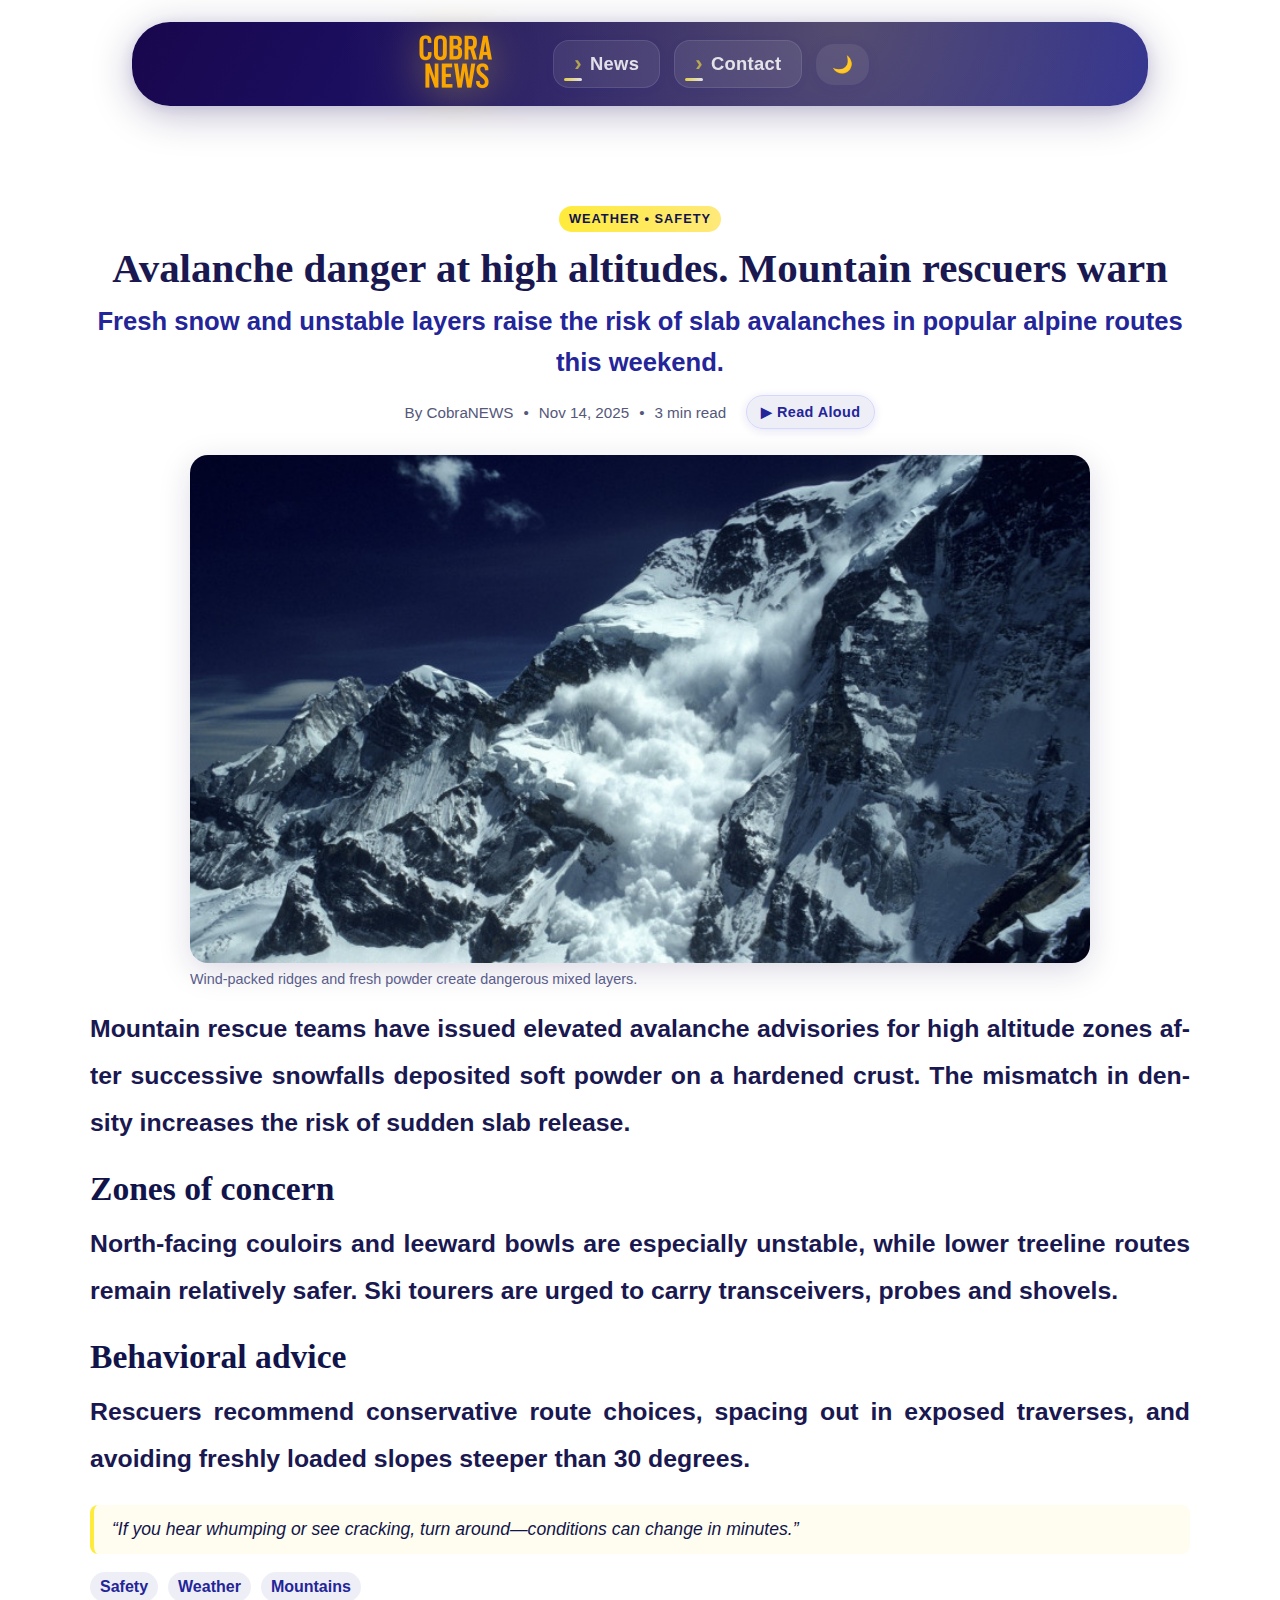
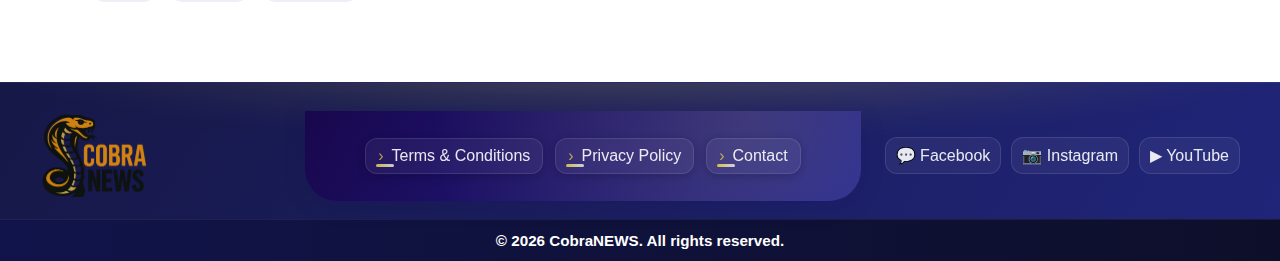
<file: pages/news-set/news-avalanche.html>
<!DOCTYPE html>
<html lang="en">
  <head>
    <meta charset="UTF-8" />
    <meta name="viewport" content="width=device-width, initial-scale=1.0" />
    <title>Avalanche Risk Warning</title>
    <link rel="stylesheet" href="../../assets/style.css" />
    <link rel="stylesheet" href="news-set.css" />
    <link rel="icon" type="image/x-icon" href="../../resources/logo.png" />
  </head>
  <body>
    <nav class="nav-compact" aria-label="Main menu">
      <a href="../../index.html" aria-label="Home page"
        ><img
          id="logo"
          src="../../resources/logo_simple.png"
          alt="CobraNEWS logo"
      /></a>
      <ul>
        <li><a href="../news/news.html">News</a></li>
        <li><a href="../contact/contact.html">Contact</a></li>
        <li>
          <button
            id="theme-toggle"
            class="theme-toggle"
            aria-label="Toggle dark mode"
            title="Dark/Light mode"
          >
            🌙
          </button>
        </li>
      </ul>
    </nav>

    <header class="article-header" aria-labelledby="article-title">
      <div class="container">
        <div class="article-kicker">Weather • Safety</div>
        <h1 id="article-title" class="article-title">
          Avalanche danger at high altitudes. Mountain rescuers warn
        </h1>
        <p class="article-dek">
          Fresh snow and unstable layers raise the risk of slab avalanches in
          popular alpine routes this weekend.
        </p>
        <div class="article-meta">
          <span>By CobraNEWS</span><span>•</span
          ><time datetime="2025-11-14">Nov 14, 2025</time><span>•</span
          ><span>3 min read</span>
        </div>
      </div>
    </header>

    <figure class="hero-figure">
      <img src="../../resources/avalansa.jpg" alt="Avalanche slope" />
      <figcaption>
        Wind‑packed ridges and fresh powder create dangerous mixed layers.
      </figcaption>
    </figure>

    <article class="article-content container">
      <p>
        Mountain rescue teams have issued elevated avalanche advisories for high
        altitude zones after successive snowfalls deposited soft powder on a
        hardened crust. The mismatch in density increases the risk of sudden
        slab release.
      </p>
      <h2>Zones of concern</h2>
      <p>
        North‑facing couloirs and leeward bowls are especially unstable, while
        lower treeline routes remain relatively safer. Ski tourers are urged to
        carry transceivers, probes and shovels.
      </p>
      <h2>Behavioral advice</h2>
      <p>
        Rescuers recommend conservative route choices, spacing out in exposed
        traverses, and avoiding freshly loaded slopes steeper than 30 degrees.
      </p>
      <blockquote class="pull-quote">
        “If you hear whumping or see cracking, turn around—conditions can change
        in minutes.”
      </blockquote>
      <div class="article-tags" aria-label="Tags">
        <a href="#">Safety</a><a href="#">Weather</a><a href="#">Mountains</a>
      </div>
    </article>

    <footer class="site-footer" role="contentinfo">
      <div class="footer-inner">
        <a href="../index.html" class="footer-brand" aria-label="Go to top/Home"
          ><img src="../../resources/logo.png" alt="CobraNEWS logo"
        /></a>
        <nav class="footer-nav" aria-label="Footer">
          <a href="#">Terms & Conditions</a><a href="#">Privacy Policy</a
          ><a href="../contact/contact.html">Contact</a>
        </nav>
      </div>
      <div class="footer-copy">© 2025 CobraNEWS. All rights reserved.</div>
    </footer>
    <script src="../../assets/script.js"></script>
  </body>
</html>
</file>
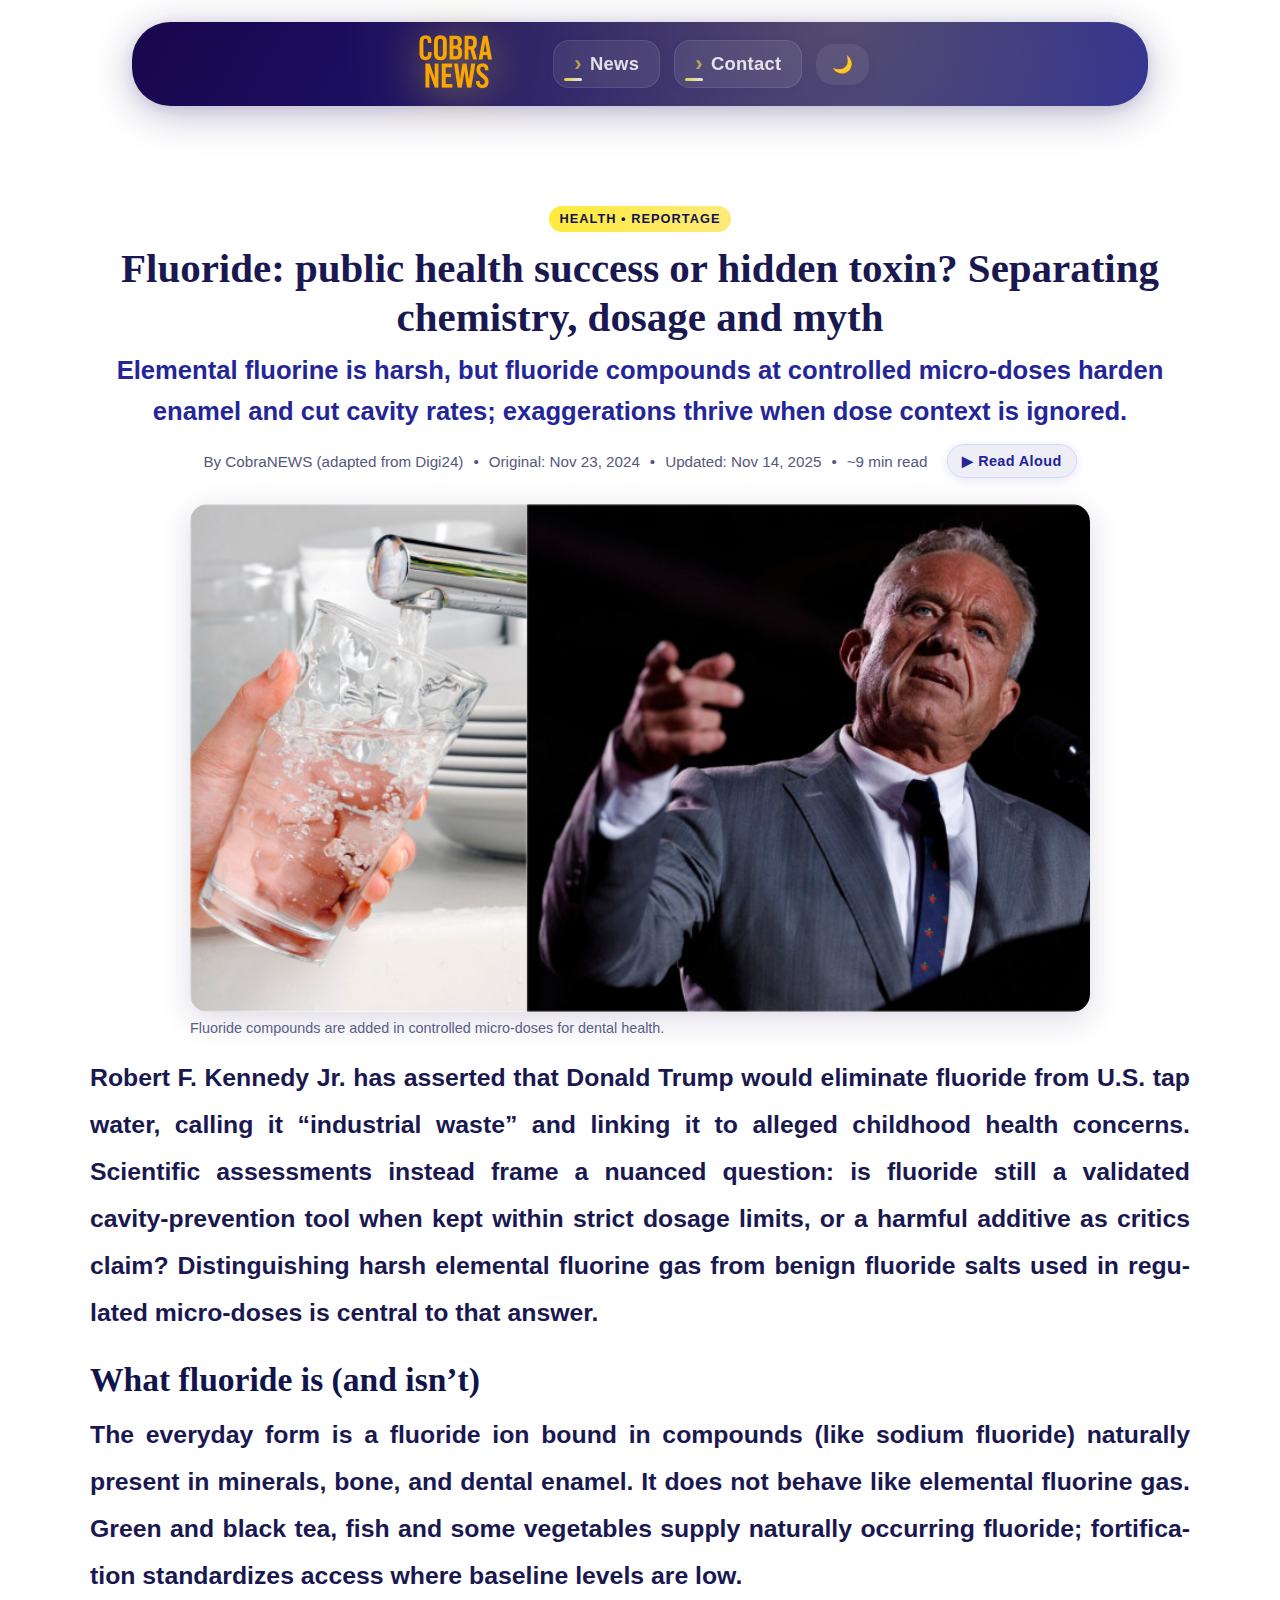
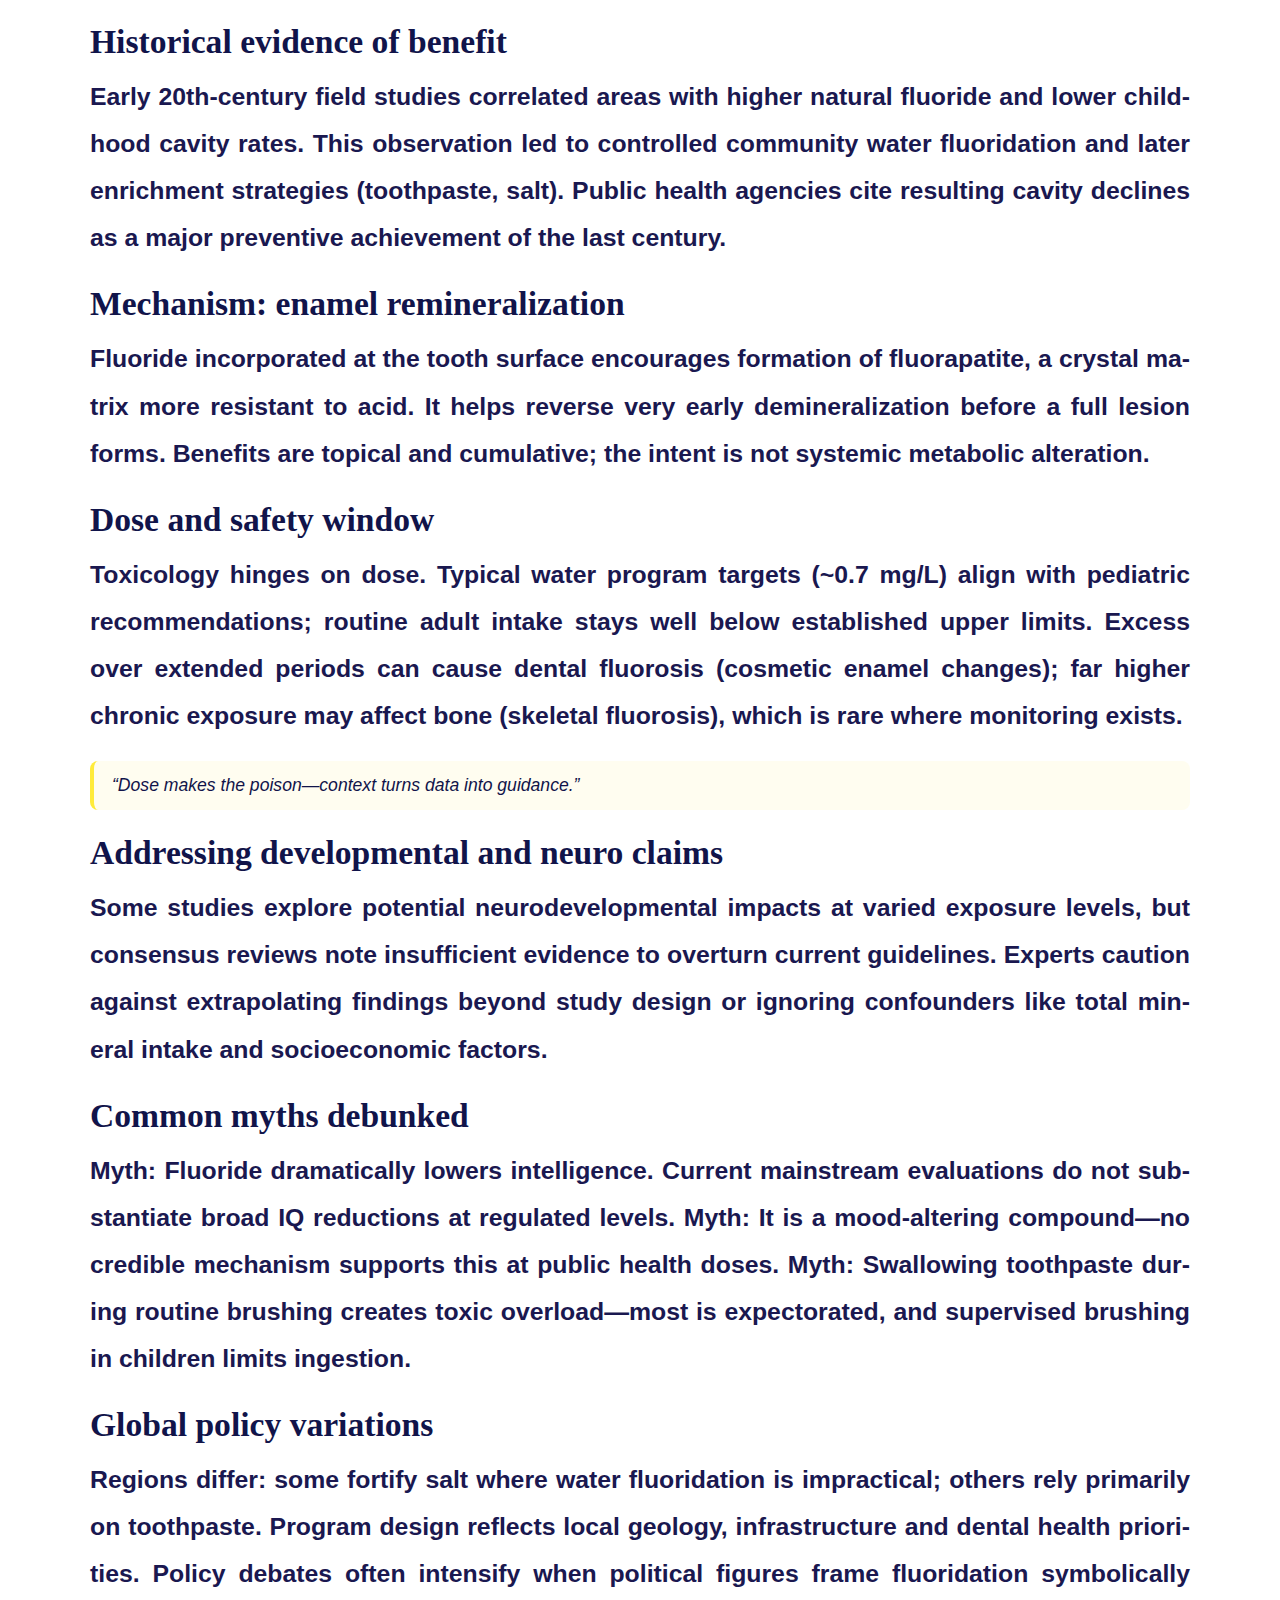
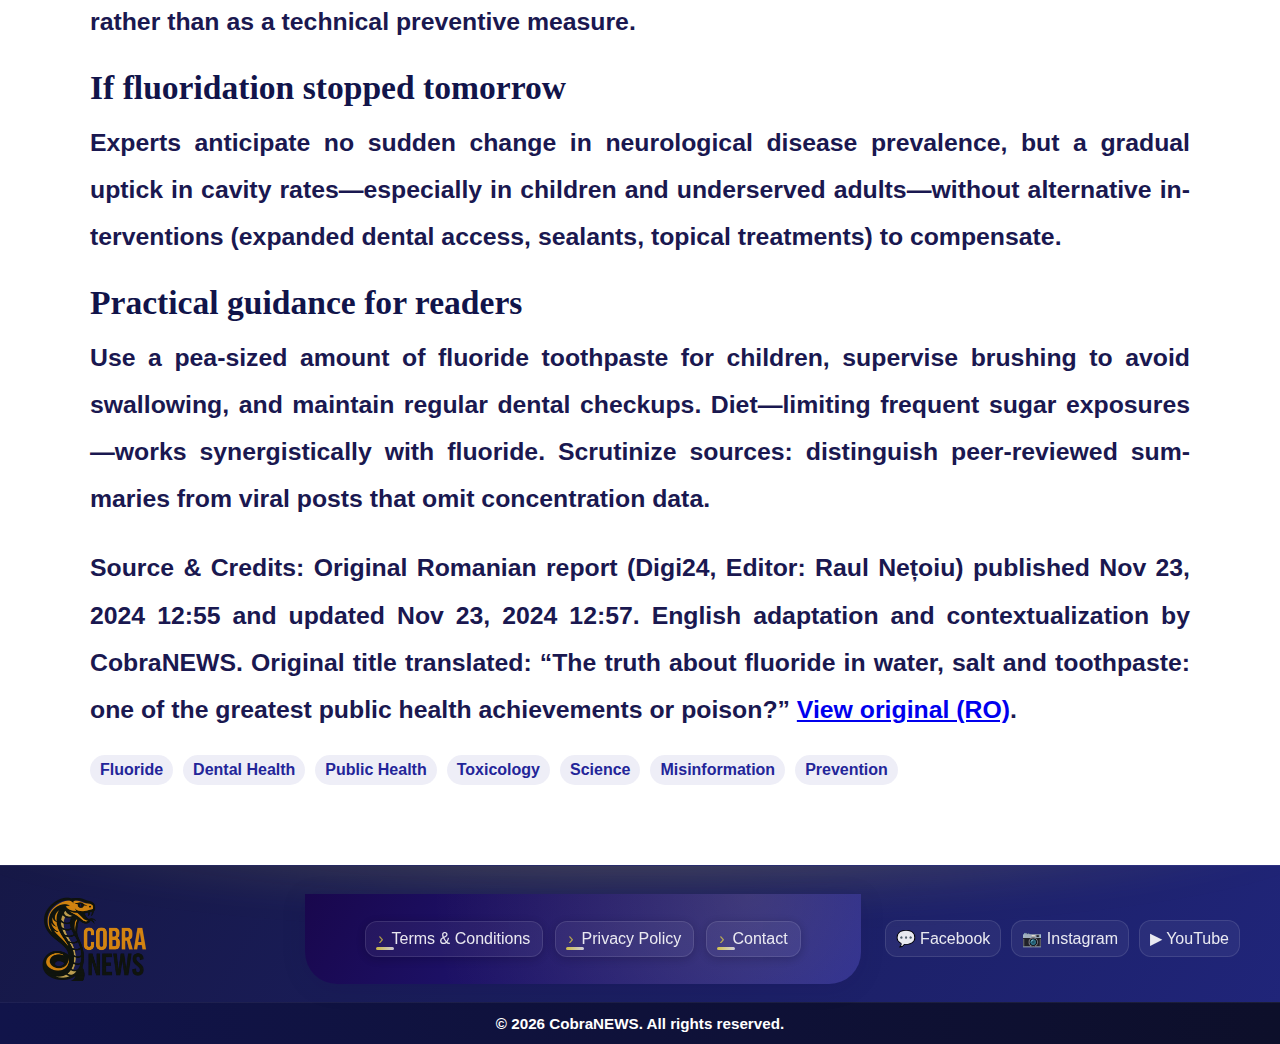
<file: pages/news-set/news-fluoride.html>
<!DOCTYPE html>
<html lang="en">
  <head>
    <meta charset="UTF-8" />
    <meta name="viewport" content="width=device-width, initial-scale=1.0" />
    <title>Fluoride Explained</title>
    <link rel="stylesheet" href="../../assets/style.css" />
    <link rel="stylesheet" href="news-set.css" />
    <link rel="icon" type="image/x-icon" href="../../resources/logo.png" />
  </head>
  <body>
    <nav class="nav-compact" aria-label="Main menu">
      <a href="../../index.html" aria-label="Home page"
        ><img
          id="logo"
          src="../../resources/logo_simple.png"
          alt="CobraNEWS logo"
      /></a>
      <ul>
        <li><a href="../news/news.html">News</a></li>
        <li><a href="../contact/contact.html">Contact</a></li>
        <li>
          <button
            id="theme-toggle"
            class="theme-toggle"
            aria-label="Toggle dark mode"
            title="Dark/Light mode"
          >
            🌙
          </button>
        </li>
      </ul>
    </nav>

    <header class="article-header" aria-labelledby="article-title">
      <div class="container">
        <div class="article-kicker">Health • Reportage</div>
        <h1 id="article-title" class="article-title">
          Fluoride: public health success or hidden toxin? Separating chemistry,
          dosage and myth
        </h1>
        <p class="article-dek">
          Elemental fluorine is harsh, but fluoride compounds at controlled
          micro‑doses harden enamel and cut cavity rates; exaggerations thrive
          when dose context is ignored.
        </p>
        <div class="article-meta">
          <span>By CobraNEWS (adapted from Digi24)</span><span>•</span>
          <time datetime="2024-11-23">Original: Nov 23, 2024</time
          ><span>•</span>
          <time datetime="2025-11-14">Updated: Nov 14, 2025</time><span>•</span>
          <span>~9 min read</span>
        </div>
      </div>
    </header>

    <figure class="hero-figure">
      <img src="../../resources/fluor.jpg" alt="Fluoride concept" />
      <figcaption>
        Fluoride compounds are added in controlled micro‑doses for dental
        health.
      </figcaption>
    </figure>

    <article class="article-content container">
      <p>
        Robert F. Kennedy Jr. has asserted that Donald Trump would eliminate
        fluoride from U.S. tap water, calling it “industrial waste” and linking
        it to alleged childhood health concerns. Scientific assessments instead
        frame a nuanced question: is fluoride still a validated
        cavity‑prevention tool when kept within strict dosage limits, or a
        harmful additive as critics claim? Distinguishing harsh elemental
        fluorine gas from benign fluoride salts used in regulated micro‑doses is
        central to that answer.
      </p>

      <h2>What fluoride is (and isn’t)</h2>
      <p>
        The everyday form is a fluoride ion bound in compounds (like sodium
        fluoride) naturally present in minerals, bone, and dental enamel. It
        does not behave like elemental fluorine gas. Green and black tea, fish
        and some vegetables supply naturally occurring fluoride; fortification
        standardizes access where baseline levels are low.
      </p>

      <h2>Historical evidence of benefit</h2>
      <p>
        Early 20th‑century field studies correlated areas with higher natural
        fluoride and lower childhood cavity rates. This observation led to
        controlled community water fluoridation and later enrichment strategies
        (toothpaste, salt). Public health agencies cite resulting cavity
        declines as a major preventive achievement of the last century.
      </p>

      <h2>Mechanism: enamel remineralization</h2>
      <p>
        Fluoride incorporated at the tooth surface encourages formation of
        fluorapatite, a crystal matrix more resistant to acid. It helps reverse
        very early demineralization before a full lesion forms. Benefits are
        topical and cumulative; the intent is not systemic metabolic alteration.
      </p>

      <h2>Dose and safety window</h2>
      <p>
        Toxicology hinges on dose. Typical water program targets (~0.7 mg/L)
        align with pediatric recommendations; routine adult intake stays well
        below established upper limits. Excess over extended periods can cause
        dental fluorosis (cosmetic enamel changes); far higher chronic exposure
        may affect bone (skeletal fluorosis), which is rare where monitoring
        exists.
      </p>
      <blockquote class="pull-quote">
        “Dose makes the poison—context turns data into guidance.”
      </blockquote>

      <h2>Addressing developmental and neuro claims</h2>
      <p>
        Some studies explore potential neurodevelopmental impacts at varied
        exposure levels, but consensus reviews note insufficient evidence to
        overturn current guidelines. Experts caution against extrapolating
        findings beyond study design or ignoring confounders like total mineral
        intake and socioeconomic factors.
      </p>

      <h2>Common myths debunked</h2>
      <p>
        Myth: Fluoride dramatically lowers intelligence. Current mainstream
        evaluations do not substantiate broad IQ reductions at regulated levels.
        Myth: It is a mood‑altering compound—no credible mechanism supports this
        at public health doses. Myth: Swallowing toothpaste during routine
        brushing creates toxic overload—most is expectorated, and supervised
        brushing in children limits ingestion.
      </p>

      <h2>Global policy variations</h2>
      <p>
        Regions differ: some fortify salt where water fluoridation is
        impractical; others rely primarily on toothpaste. Program design
        reflects local geology, infrastructure and dental health priorities.
        Policy debates often intensify when political figures frame fluoridation
        symbolically rather than as a technical preventive measure.
      </p>

      <h2>If fluoridation stopped tomorrow</h2>
      <p>
        Experts anticipate no sudden change in neurological disease prevalence,
        but a gradual uptick in cavity rates—especially in children and
        underserved adults—without alternative interventions (expanded dental
        access, sealants, topical treatments) to compensate.
      </p>

      <h2>Practical guidance for readers</h2>
      <p>
        Use a pea‑sized amount of fluoride toothpaste for children, supervise
        brushing to avoid swallowing, and maintain regular dental checkups.
        Diet—limiting frequent sugar exposures—works synergistically with
        fluoride. Scrutinize sources: distinguish peer‑reviewed summaries from
        viral posts that omit concentration data.
      </p>

      <p class="source-note">
        <strong>Source & Credits:</strong> Original Romanian report (Digi24,
        Editor: Raul Nețoiu) published Nov 23, 2024 12:55 and updated Nov 23,
        2024 12:57. English adaptation and contextualization by CobraNEWS.
        Original title translated: “The truth about fluoride in water, salt and
        toothpaste: one of the greatest public health achievements or poison?”
        <a
          href="https://www.digi24.ro/stiri/actualitate/sanatate/adevarul-despre-fluorul-din-apa-sare-si-pasta-de-dinti-una-dintre-cele-mai-mari-realizari-din-domeniul-sanatatii-sau-otrava-3016997"
          target="_blank"
          rel="noopener"
          >View original (RO)</a
        >.
      </p>

      <div class="article-tags" aria-label="Tags">
        <a href="#">Fluoride</a><a href="#">Dental Health</a
        ><a href="#">Public Health</a><a href="#">Toxicology</a
        ><a href="#">Science</a><a href="#">Misinformation</a
        ><a href="#">Prevention</a>
      </div>
    </article>

    <footer class="site-footer" role="contentinfo">
      <div class="footer-inner">
        <a href="../index.html" class="footer-brand" aria-label="Go to top/Home"
          ><img src="../../resources/logo.png" alt="CobraNEWS logo"
        /></a>
        <nav class="footer-nav" aria-label="Footer">
          <a href="#">Terms & Conditions</a><a href="#">Privacy Policy</a
          ><a href="../contact/contact.html">Contact</a>
        </nav>
      </div>
      <div class="footer-copy">© 2025 CobraNEWS. All rights reserved.</div>
    </footer>
    <script src="../../assets/script.js"></script>
  </body>
</html>
</file>
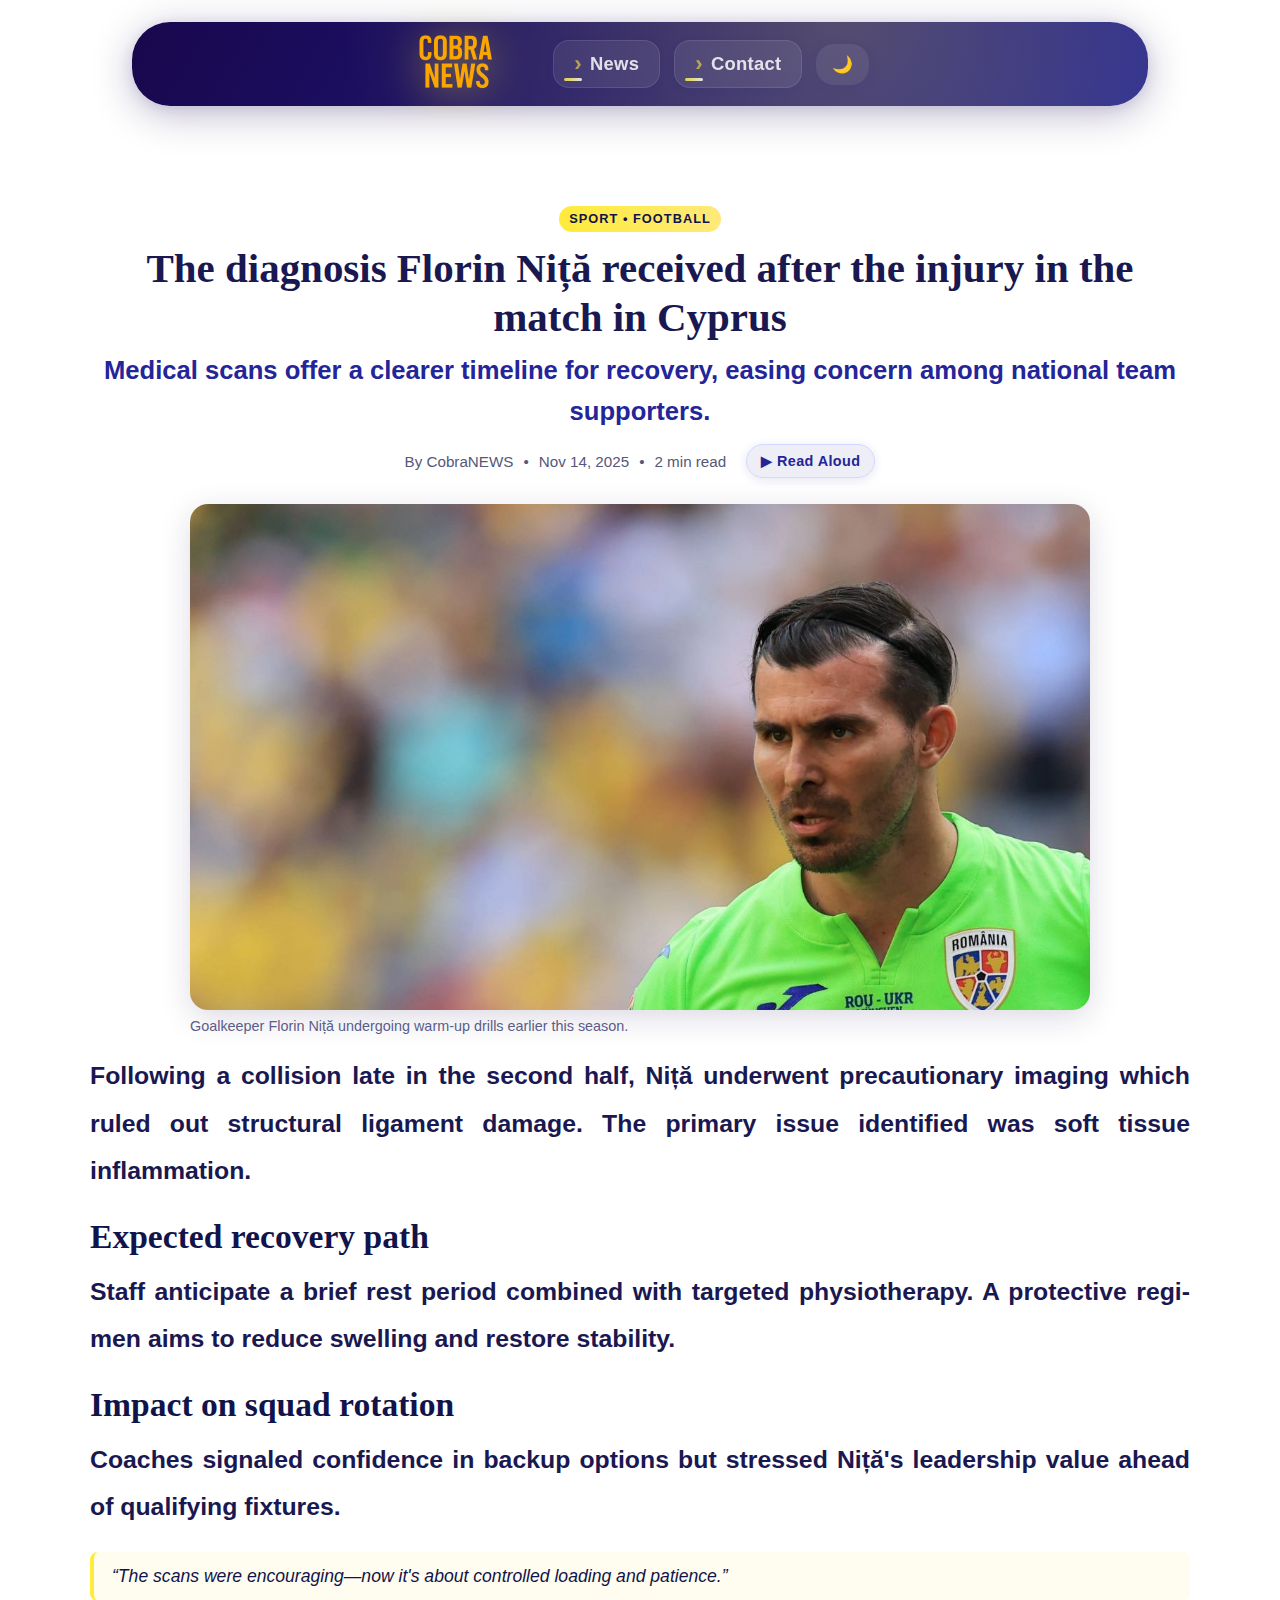
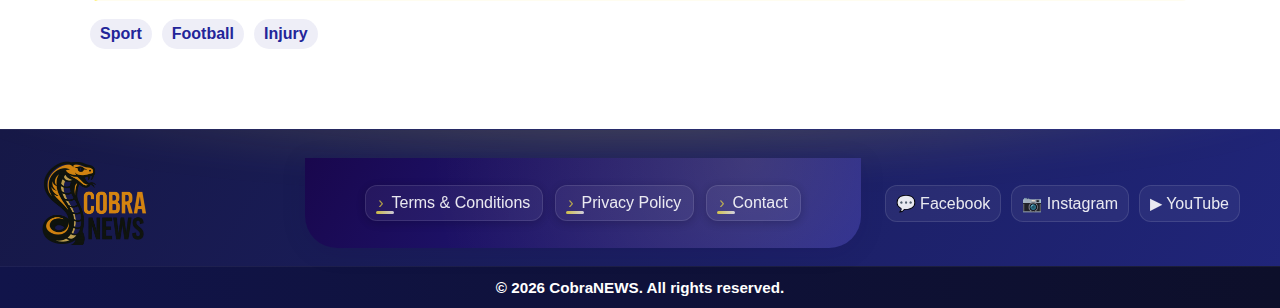
<file: pages/news-set/news-nita.html>
<!DOCTYPE html>
<html lang="en">
  <head>
    <meta charset="UTF-8" />
    <meta name="viewport" content="width=device-width, initial-scale=1.0" />
    <title>Florin Niță Injury Update</title>
    <link rel="stylesheet" href="../../assets/style.css" />
    <link rel="stylesheet" href="news-set.css" />
    <link rel="icon" type="image/x-icon" href="../../resources/logo.png" />
  </head>
  <body>
    <nav class="nav-compact" aria-label="Main menu">
      <a href="../../index.html" aria-label="Home page"
        ><img
          id="logo"
          src="../../resources/logo_simple.png"
          alt="CobraNEWS logo"
      /></a>
      <ul>
        <li><a href="../news/news.html">News</a></li>
        <li><a href="../contact/contact.html">Contact</a></li>
        <li>
          <button
            id="theme-toggle"
            class="theme-toggle"
            aria-label="Toggle dark mode"
            title="Dark/Light mode"
          >
            🌙
          </button>
        </li>
      </ul>
    </nav>

    <header class="article-header" aria-labelledby="article-title">
      <div class="container">
        <div class="article-kicker">Sport • Football</div>
        <h1 id="article-title" class="article-title">
          The diagnosis Florin Niță received after the injury in the match in
          Cyprus
        </h1>
        <p class="article-dek">
          Medical scans offer a clearer timeline for recovery, easing concern
          among national team supporters.
        </p>
        <div class="article-meta">
          <span>By CobraNEWS</span><span>•</span
          ><time datetime="2025-11-14">Nov 14, 2025</time><span>•</span
          ><span>2 min read</span>
        </div>
      </div>
    </header>

    <figure class="hero-figure">
      <img src="../../resources/nita.jpg" alt="Florin Niță" />
      <figcaption>
        Goalkeeper Florin Niță undergoing warm‑up drills earlier this season.
      </figcaption>
    </figure>

    <article class="article-content container">
      <p>
        Following a collision late in the second half, Niță underwent
        precautionary imaging which ruled out structural ligament damage. The
        primary issue identified was soft tissue inflammation.
      </p>
      <h2>Expected recovery path</h2>
      <p>
        Staff anticipate a brief rest period combined with targeted
        physiotherapy. A protective regimen aims to reduce swelling and restore
        stability.
      </p>
      <h2>Impact on squad rotation</h2>
      <p>
        Coaches signaled confidence in backup options but stressed Niță's
        leadership value ahead of qualifying fixtures.
      </p>
      <blockquote class="pull-quote">
        “The scans were encouraging—now it's about controlled loading and
        patience.”
      </blockquote>
      <div class="article-tags" aria-label="Tags">
        <a href="#">Sport</a><a href="#">Football</a><a href="#">Injury</a>
      </div>
    </article>

    <footer class="site-footer" role="contentinfo">
      <div class="footer-inner">
        <a href="../index.html" class="footer-brand" aria-label="Go to top/Home"
          ><img src="../../resources/logo.png" alt="CobraNEWS logo"
        /></a>
        <nav class="footer-nav" aria-label="Footer">
          <a href="#">Terms & Conditions</a><a href="#">Privacy Policy</a
          ><a href="../contact/contact.html">Contact</a>
        </nav>
      </div>
      <div class="footer-copy">© 2025 CobraNEWS. All rights reserved.</div>
    </footer>
    <script src="../../assets/script.js"></script>
  </body>
</html>
</file>
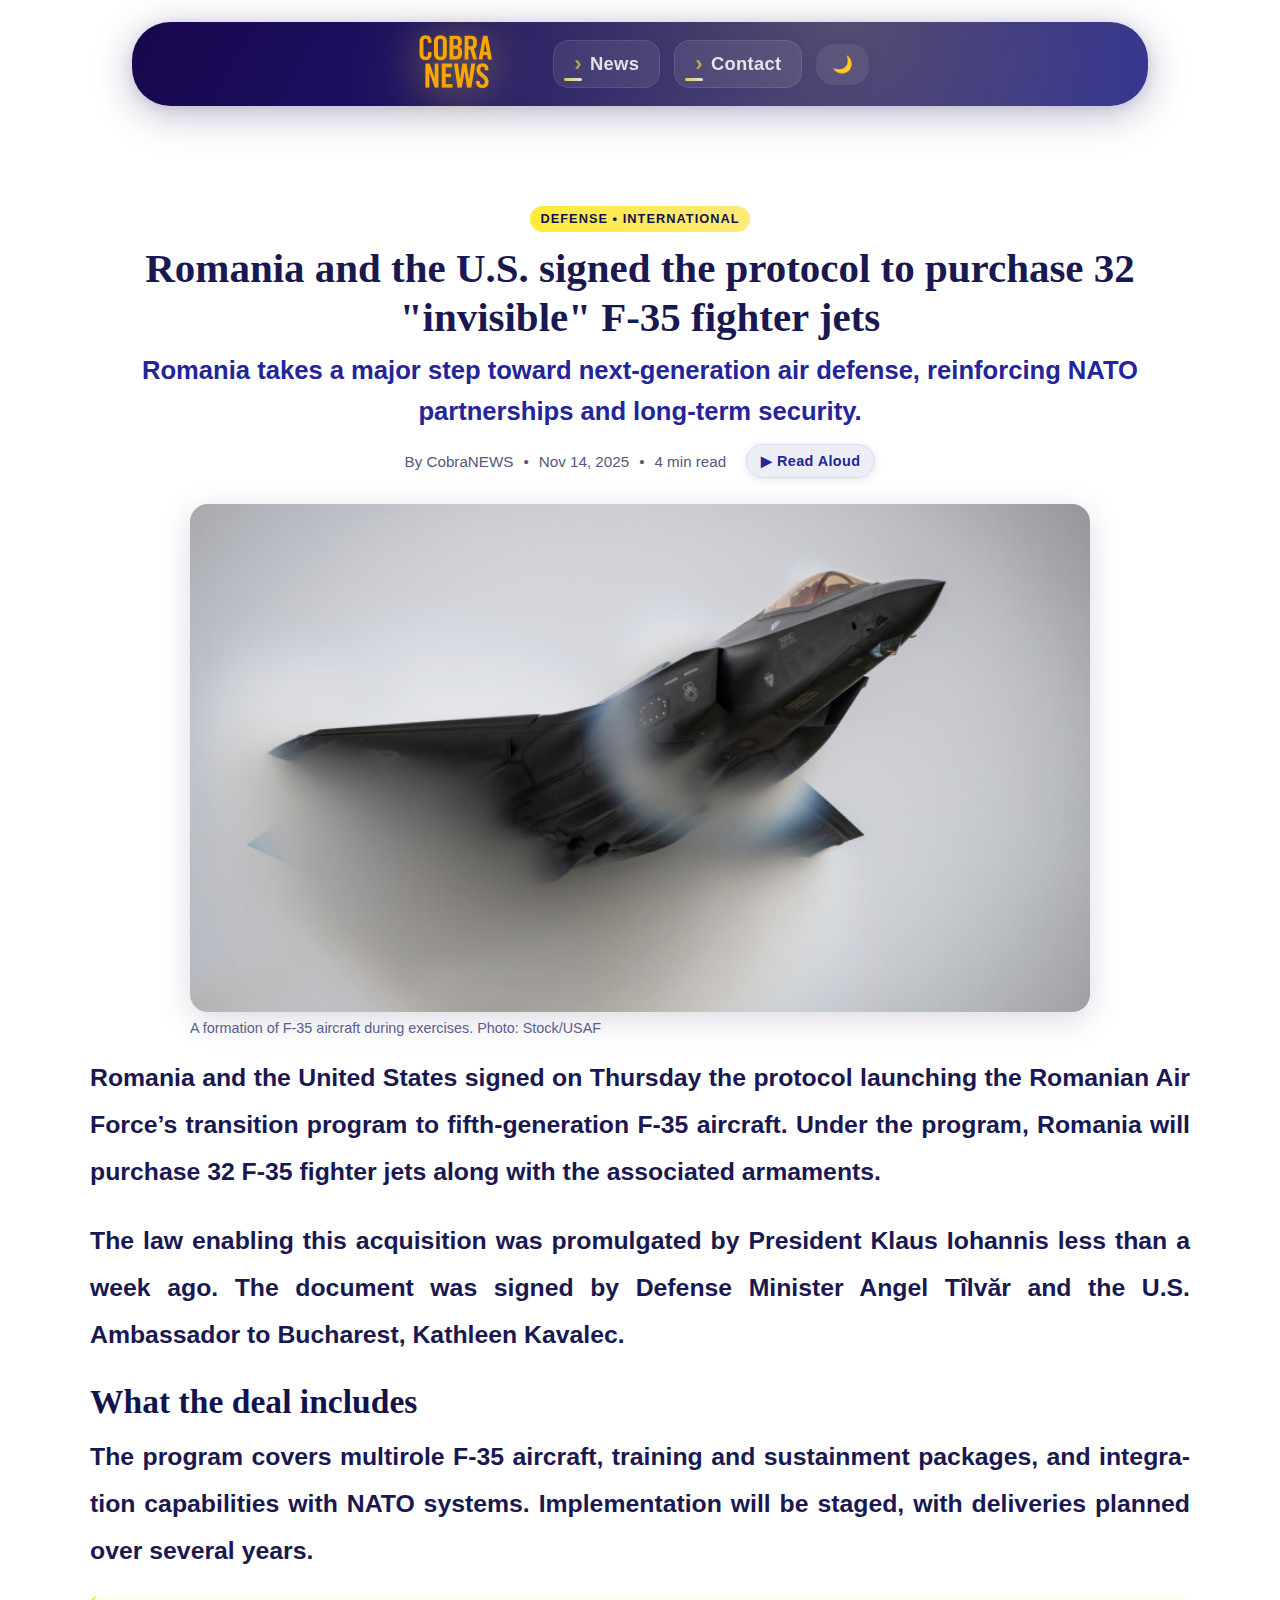
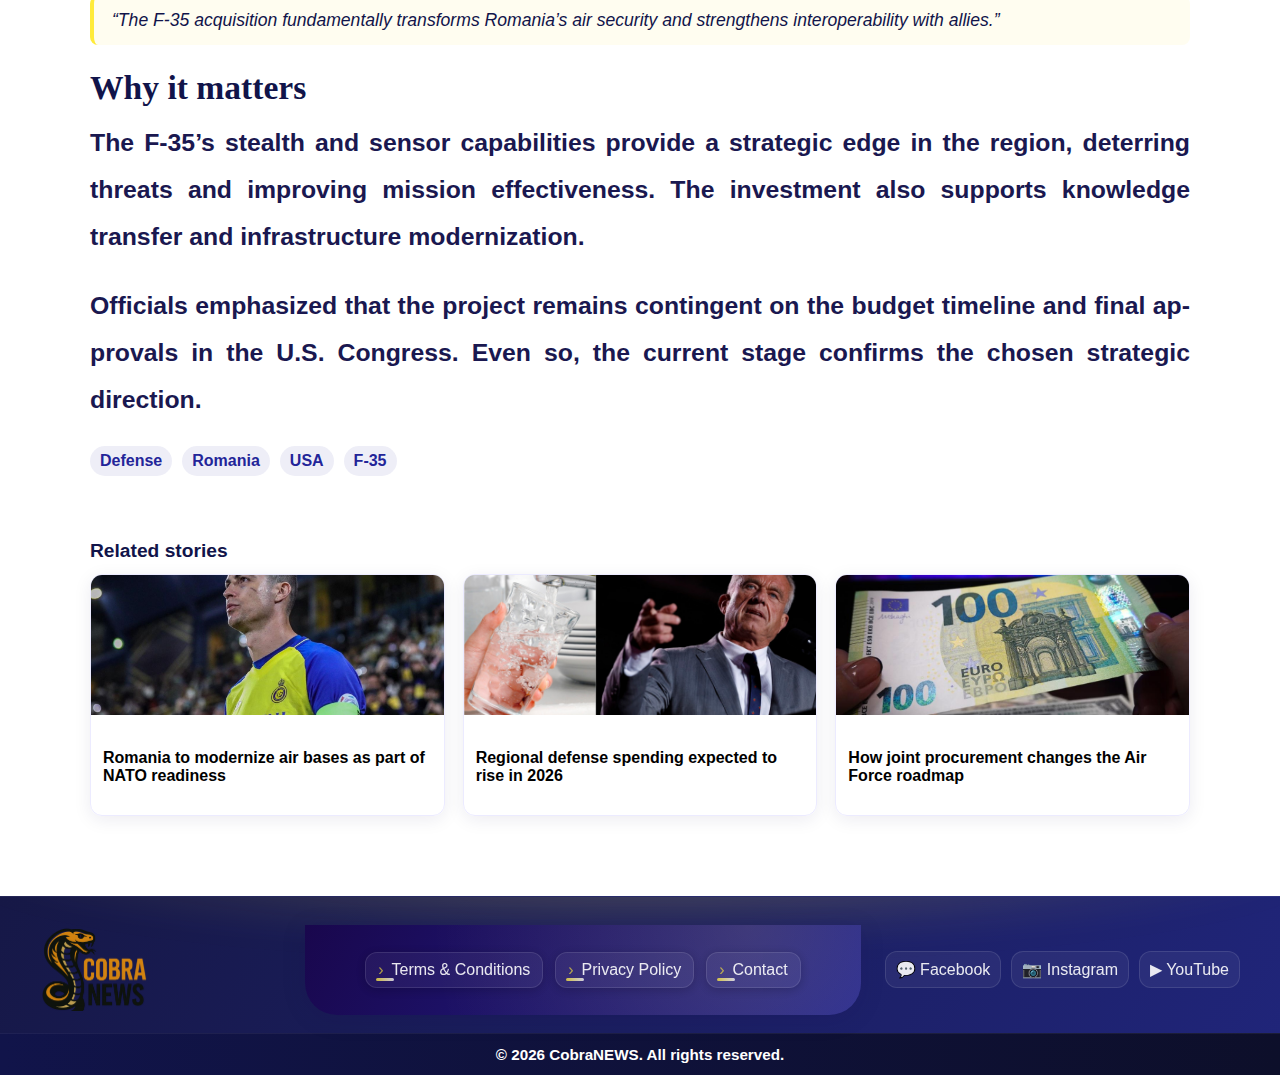
<file: pages/news-set/news-set.html>
<!DOCTYPE html>
<html lang="en">
  <head>
    <meta charset="UTF-8" />
    <meta name="viewport" content="width=device-width, initial-scale=1.0" />
    <title>Article</title>
    <!-- Global shared styles for nav, cards, dark mode -->
    <link rel="stylesheet" href="../../assets/style.css" />
    <link rel="stylesheet" href="./news-set.css" />
    <link rel="icon" type="image/x-icon" href="../../resources/logo.png" />
  </head>
  <body>
    <!-- Navigation -->

    <nav class="nav-compact" aria-label="Main menu">
      <a href="../../index.html" aria-label="Home page">
        <img
          id="logo"
          src="../../resources/logo_simple.png"
          alt="CobraNEWS logo"
        />
      </a>
      <ul>
        <li><a href="../news/news.html">News</a></li>
        <li><a href="../contact/contact.html">Contact</a></li>
        <li>
          <button
            id="theme-toggle"
            class="theme-toggle"
            aria-label="Toggle dark mode"
            title="Dark/Light mode"
          >
            🌙
          </button>
        </li>
      </ul>
    </nav>

    <!-- Article Header -->
    <header class="article-header" aria-labelledby="article-title">
      <div class="container">
        <div class="article-kicker">Defense • International</div>
        <h1 id="article-title" class="article-title">
          Romania and the U.S. signed the protocol to purchase 32 "invisible"
          F-35 fighter jets
        </h1>
        <p class="article-dek">
          Romania takes a major step toward next‑generation air defense,
          reinforcing NATO partnerships and long‑term security.
        </p>
        <div class="article-meta">
          <span>By CobraNEWS</span>
          <span>•</span>
          <time datetime="2025-11-14">Nov 14, 2025</time>
          <span>•</span>
          <span>4 min read</span>
        </div>
      </div>
    </header>

    <!-- Hero Figure -->
    <figure class="hero-figure">
      <img src="../../resources/avion.jpg" alt="F-35 fighter jet" />
      <figcaption>
        A formation of F‑35 aircraft during exercises. Photo: Stock/USAF
      </figcaption>
    </figure>

    <!-- Article Body -->
    <article class="article-content container">
      <p>
        Romania and the United States signed on Thursday the protocol launching
        the Romanian Air Force’s transition program to fifth‑generation F‑35
        aircraft. Under the program, Romania will purchase 32 F‑35 fighter jets
        along with the associated armaments.
      </p>

      <p>
        The law enabling this acquisition was promulgated by President Klaus
        Iohannis less than a week ago. The document was signed by Defense
        Minister Angel Tîlvăr and the U.S. Ambassador to Bucharest, Kathleen
        Kavalec.
      </p>

      <h2>What the deal includes</h2>
      <p>
        The program covers multirole F‑35 aircraft, training and sustainment
        packages, and integration capabilities with NATO systems. Implementation
        will be staged, with deliveries planned over several years.
      </p>

      <blockquote class="pull-quote">
        “The F‑35 acquisition fundamentally transforms Romania’s air security
        and strengthens interoperability with allies.”
      </blockquote>

      <h2>Why it matters</h2>
      <p>
        The F‑35’s stealth and sensor capabilities provide a strategic edge in
        the region, deterring threats and improving mission effectiveness. The
        investment also supports knowledge transfer and infrastructure
        modernization.
      </p>

      <p>
        Officials emphasized that the project remains contingent on the budget
        timeline and final approvals in the U.S. Congress. Even so, the current
        stage confirms the chosen strategic direction.
      </p>

      <div class="article-tags" aria-label="Tags">
        <a href="#">Defense</a>
        <a href="#">Romania</a>
        <a href="#">USA</a>
        <a href="#">F‑35</a>
      </div>
    </article>

    <!-- Related stories -->
    <section class="related-stories container" aria-labelledby="related-title">
      <h3 id="related-title">Related stories</h3>
      <div class="related-grid">
        <a class="related-card" href="#">
          <img src="../../resources/ronaldoo.png" alt="Story thumbnail" />
          <p>Romania to modernize air bases as part of NATO readiness</p>
        </a>
        <a class="related-card" href="#">
          <img src="../../resources/fluor.jpg" alt="Story thumbnail" />
          <p>Regional defense spending expected to rise in 2026</p>
        </a>
        <a class="related-card" href="#">
          <img src="../../resources/euro.jpg" alt="Story thumbnail" />
          <p>How joint procurement changes the Air Force roadmap</p>
        </a>
      </div>
    </section>

    <!-- Footer -->
    <footer class="site-footer" role="contentinfo">
      <div class="footer-inner">
        <a
          href="../index.html"
          class="footer-brand"
          aria-label="Go to top/Home"
        >
          <img src="../../resources/logo.png" alt="CobraNEWS logo" />
        </a>
        <nav class="footer-nav" aria-label="Footer">
          <a href="#">Terms & Conditions</a>
          <a href="#">Privacy Policy</a>
          <a href="../contact/contact.html">Contact</a>
        </nav>
      </div>
      <div class="footer-copy">© 2025 CobraNEWS. All rights reserved.</div>
    </footer>
    <script src="../../assets/script.js"></script>
  </body>
</html>
</file>
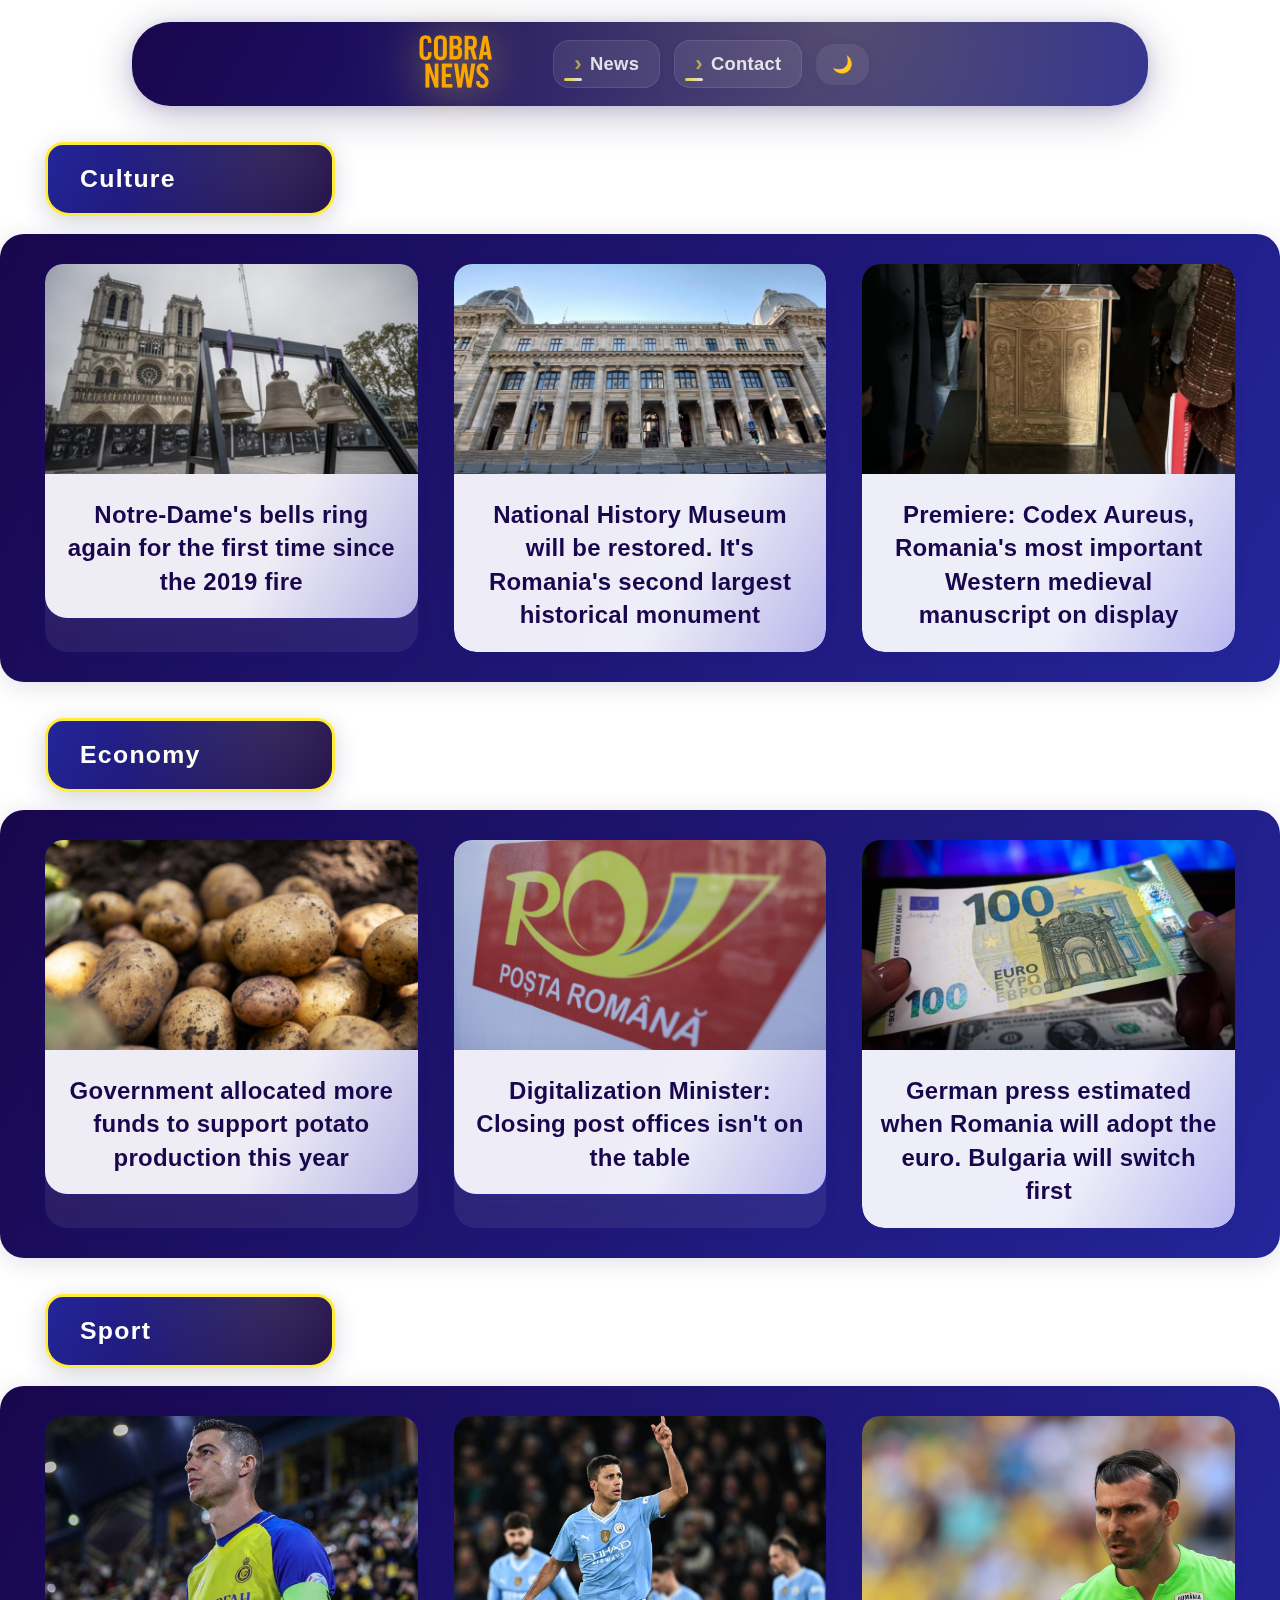
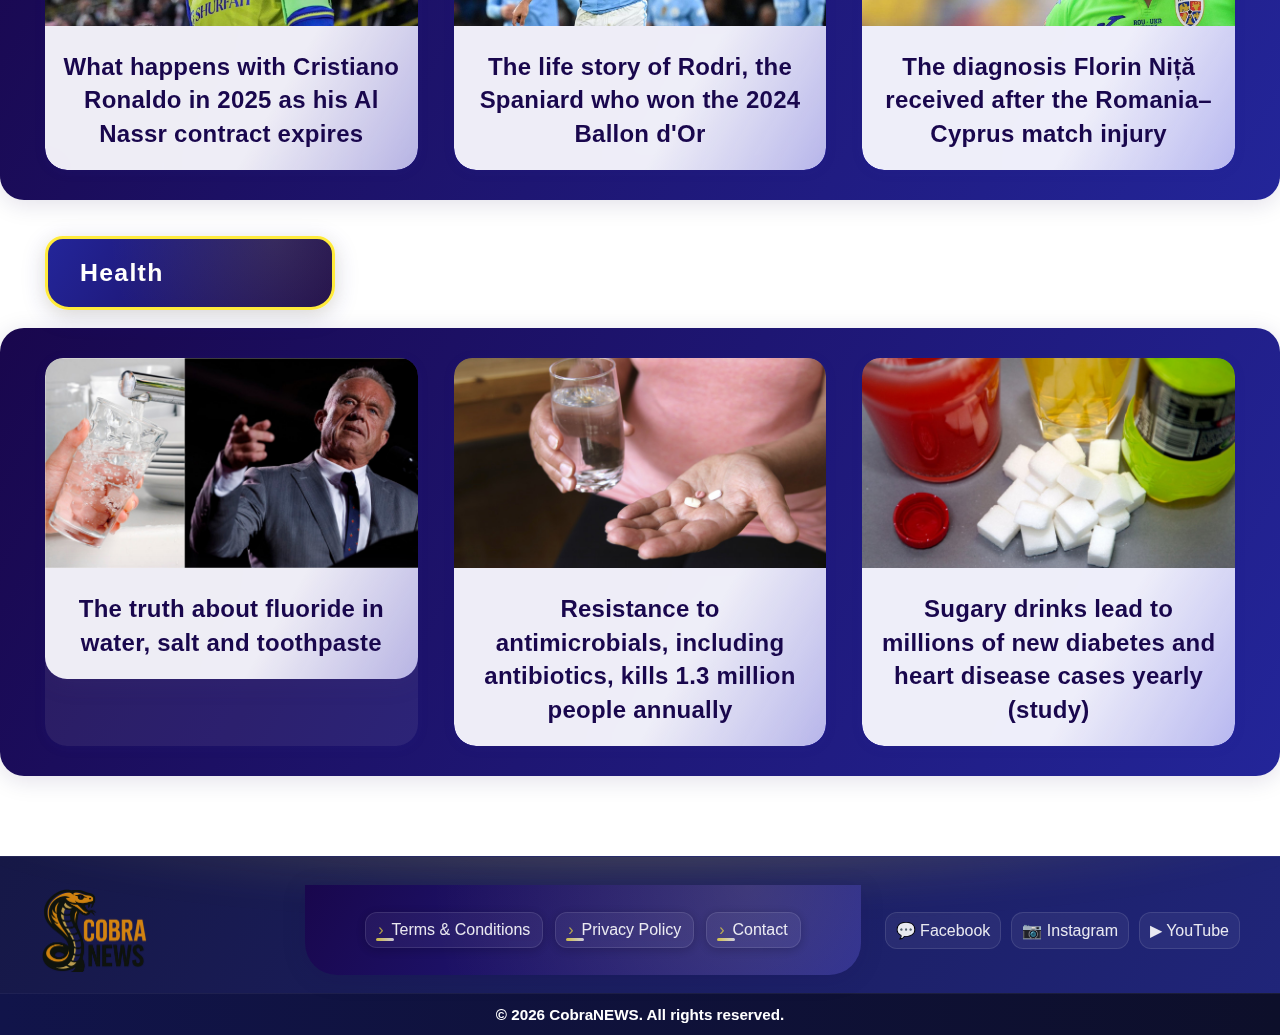
<file: pages/news/news.html>
<!DOCTYPE html>
<html lang="en">
  <head>
    <meta charset="UTF-8" />
    <meta name="viewport" content="width=device-width, initial-scale=1.0" />
    <link rel="stylesheet" href="../../assets/style.css" />
    <link rel="stylesheet" href="news.css" />
    <link rel="icon" type="image/x-icon" href="../../resources/logo.png" />
    <title>News</title>
  </head>
  <body>
    <!-- Navigation -->

    <nav class="nav-compact" aria-label="Main menu">
      <a href="../../index.html" aria-label="Home page">
        <img
          id="logo"
          src="../../resources/logo_simple.png"
          alt="CobraNEWS logo"
        />
      </a>
      <ul>
        <li><a href="./news.html" class="active">News</a></li>
        <li><a href="../contact/contact.html">Contact</a></li>
        <li>
          <button
            id="theme-toggle"
            class="theme-toggle"
            aria-label="Toggle dark mode"
            title="Dark/Light mode"
          >
            🌙
          </button>
        </li>
      </ul>
    </nav>

    <!-- Culture -->

    <header><a href="#cultura">Culture</a></header>

    <section class="stiri-grid">
      <article class="stiri-item">
        <a href="" class="stiri-text">
          <img src="../../resources/notre-dame.jpg" alt="notre-dame" />
          <p>
            Notre-Dame's bells ring again for the first time since the 2019 fire
          </p>
        </a>
      </article>

      <article class="stiri-item">
        <a href="" class="stiri-text">
          <img src="../../resources/muzeu.jpg" alt="muzeu" />
          <p>
            National History Museum will be restored. It's Romania's second
            largest historical monument
          </p>
        </a>
      </article>

      <article class="stiri-item">
        <a href="" class="stiri-text">
          <img src="../../resources/codex-aureus.jpg" alt="codex-aureus" />
          <p>
            Premiere: Codex Aureus, Romania's most important Western medieval
            manuscript on display
          </p>
        </a>
      </article>
    </section>

    <!-- Economy -->

    <header><a href="#economie">Economy</a></header>

    <section class="stiri-grid">
      <article class="stiri-item">
        <a href="" class="stiri-text">
          <img src="../../resources/cartofi.jpg" alt="cartofi" />
          <p>
            Government allocated more funds to support potato production this
            year
          </p>
        </a>
      </article>

      <article class="stiri-item">
        <a href="" class="stiri-text">
          <img src="../../resources/posta-romana.jpg" alt="posta romana" />
          <p>
            Digitalization Minister: Closing post offices isn't on the table
          </p>
        </a>
      </article>

      <article class="stiri-item">
        <a href="" class="stiri-text">
          <img src="../../resources/euro.jpg" alt="euro" />
          <p>
            German press estimated when Romania will adopt the euro. Bulgaria
            will switch first
          </p>
        </a>
      </article>
    </section>

    <!-- Sport -->

    <header><a href="#sport">Sport</a></header>

    <section class="stiri-grid">
      <article class="stiri-item">
        <a href="" class="stiri-text">
          <img src="../../resources/ronaldoo.png" alt="Cristiano Ronaldo" />
          <p>
            What happens with Cristiano Ronaldo in 2025 as his Al Nassr contract
            expires
          </p>
        </a>
      </article>

      <article class="stiri-item">
        <a href="" class="stiri-text">
          <img src="../../resources/rodrigo.png" alt="Rodrigo Hernández" />
          <p>
            The life story of Rodri, the Spaniard who won the 2024 Ballon d'Or
          </p>
        </a>
      </article>

      <article class="stiri-item">
        <a href="" class="stiri-text">
          <img src="../../resources/nita.jpg" alt="Florin Niță " />
          <p>
            The diagnosis Florin Niță received after the Romania–Cyprus match
            injury
          </p>
        </a>
      </article>
    </section>

    <!-- Health -->

    <header><a href="#sanatate">Health</a></header>

    <section class="stiri-grid">
      <article class="stiri-item">
        <a href="" class="stiri-text">
          <img src="../../resources/fluor.jpg" alt="rfk jr" />
          <p>The truth about fluoride in water, salt and toothpaste</p>
        </a>
      </article>

      <article class="stiri-item">
        <a href="" class="stiri-text">
          <img src="../../resources/medicamente.jpg" alt="medicamente" />
          <p>
            Resistance to antimicrobials, including antibiotics, kills 1.3
            million people annually
          </p>
        </a>
      </article>

      <article class="stiri-item">
        <a href="" class="stiri-text">
          <img src="../../resources/zahar.jpg" alt="zahar" />
          <p>
            Sugary drinks lead to millions of new diabetes and heart disease
            cases yearly (study)
          </p>
        </a>
      </article>
    </section>

    <!-- Footer -->
    <footer class="site-footer" role="contentinfo">
      <div class="footer-inner">
        <a
          href="../index.html"
          class="footer-brand"
          aria-label="Go to top/Home"
        >
          <img src="../../resources/logo.png" alt="CobraNEWS logo" />
        </a>
        <nav class="footer-nav" aria-label="Footer">
          <a href="#">Terms & Conditions</a>
          <a href="#">Privacy Policy</a>
          <a href="../contact/contact.html">Contact</a>
        </nav>
      </div>
      <div class="footer-copy">© 2025 CobraNEWS. All rights reserved.</div>
    </footer>
    <script src="../../assets/script.js"></script>
  </body>
</html>
</file>
<file: assets/style.css>
/* ---------------- CSS Variables (design tokens) ---------------- */
:root {
  --brand-indigo-start: #19074d;
  --brand-indigo-end: #232599;
  --brand-accent: #ffeb3b;
  --brand-accent-soft: #ffeb3b33;
  --gradient-brand: linear-gradient(
    120deg,
    var(--brand-indigo-start) 0%,
    var(--brand-indigo-end) 100%
  );
  --gradient-brand-rev: linear-gradient(
    120deg,
    var(--brand-indigo-end) 0%,
    var(--brand-indigo-start) 100%
  );
  --gradient-accent-underline: linear-gradient(
    90deg,
    var(--brand-accent) 0%,
    #ffffff 100%
  );
  --shadow-depth-1: 0 2px 12px 0 rgba(35, 37, 153, 0.1);
  --shadow-depth-2: 0 4px 24px 0 rgba(25, 7, 77, 0.13);
  --shadow-depth-3: 0 8px 32px 0 rgba(80, 60, 120, 0.14);
  --shadow-accent-hover: 0 4px 18px 0 rgba(255, 235, 59, 0.13);
  --transition-fast: 0.18s cubic-bezier(0.4, 0, 0.2, 1);
  --transition-med: 0.28s cubic-bezier(0.4, 0, 0.2, 1);
  --radius-large: 32px;
  --radius-medium: 18px;
  --radius-small: 8px;
  --blur-panel: blur(16px) saturate(140%);
}

body {
  margin: 0;
  padding: 0;
  font-family: "Segoe UI", Geneva, Tahoma, sans-serif;
}

#logo {
  height: 100px;
  width: auto;
  max-width: 320px;
  transition: filter 0.2s ease-in-out,
    box-shadow 0.22s cubic-bezier(0.4, 0, 0.2, 1);
  /* Glow similar cu footer */
  filter: drop-shadow(0 4px 24px #fff9);
  box-shadow: 0 0 0 0 transparent;
}
#logo:hover {
  filter: brightness(1.2) drop-shadow(0 6px 32px #ffeb3b88);
  box-shadow: 0 0 0 0 transparent;
}

/* ---NAVIGATION BAR--- */

nav {
  display: flex;
  align-items: center;
  justify-content: space-between;
  background: var(--gradient-brand);
  height: 90px;
  padding: 0 60px;
  flex-wrap: wrap;
  box-shadow: var(--shadow-depth-2);
  border-bottom-left-radius: 32px;
  border-bottom-right-radius: 32px;
  position: relative;
  z-index: 10;
  isolation: isolate;
  overflow: hidden;
}

/* Nav (shared across pages)
   Use .nav-compact on pages with few links.
   Styles live here to avoid duplication; changes propagate to all pages that include style.css. */

.nav-compact {
  height: 84px;
  padding: 0 28px;
  justify-content: center;
  gap: 42px;
  border-radius: 38px;
  max-width: 960px;
  margin: 22px auto 0 auto;
  box-shadow: 0 8px 40px rgba(25, 7, 77, 0.28), var(--shadow-depth-1);
  position: relative;
  overflow: visible;
}
.nav-compact::before {
  content: "";
  position: absolute;
  inset: 0;
  background: radial-gradient(
    circle at 70% 0%,
    rgba(255, 235, 59, 0.28) 0%,
    transparent 70%
  );
  opacity: 0.85;
  pointer-events: none;
  border-radius: inherit;
}
.nav-compact > a {
  margin-right: 12px;
}
.nav-compact ul {
  gap: 14px;
}
.nav-compact ul li a {
  background: rgba(255, 255, 255, 0.09);
  padding: 10px 20px;
  border-radius: 16px;
}
.nav-compact ul li a:hover {
  background: rgba(255, 255, 255, 0.18);
}
.nav-compact #logo {
  height: 72px;
  filter: drop-shadow(0 4px 22px rgba(255, 235, 59, 0.55));
  transition: filter 0.28s, transform 0.28s;
}
.nav-compact #logo:hover {
  filter: drop-shadow(0 8px 38px rgba(255, 235, 59, 0.85)) brightness(1.15);
  transform: translateY(-3px) scale(1.06);
}

nav::before {
  content: "";
  position: absolute;
  inset: 0;
  background: radial-gradient(
    circle at 80% 0%,
    var(--brand-accent-soft) 0%,
    transparent 70%
  );
  opacity: 0.7;
  z-index: 0;
  pointer-events: none;
}
nav ul {
  list-style: none;
  display: flex;
  align-items: center;
  gap: 18px;
  padding: 0;
  margin: 0;
  position: relative;
  z-index: 1;
}
nav ul li a {
  font-family: Arial, Helvetica, sans-serif;
  font-weight: 700;
  text-decoration: none;
  font-size: 1.15rem;
  color: #fff;
  opacity: 0.85;
  letter-spacing: 0.3px;
  border-radius: 14px;
  padding: 10px 18px;
  position: relative;
  background: rgba(255, 255, 255, 0.07);
  border: 1px solid rgba(255, 255, 255, 0.12);
  transition: color 0.18s, background 0.18s, box-shadow 0.18s, opacity 0.18s,
    transform 0.18s;
  z-index: 1;
  box-shadow: 0 2px 10px rgba(35, 37, 153, 0.12);
  display: inline-flex;
  align-items: center;
  vertical-align: middle;
}
/* Add the same chevron as in footer links */
nav ul li a::before {
  content: "›";
  display: inline-block;
  color: #ffeb3b;
  font-size: 1.2em;
  margin-right: 8px;
  opacity: 0.7;
  transition: opacity 0.18s;
}
nav ul li a::after {
  content: "";
  display: block;
  position: absolute;
  left: 10px;
  bottom: 6px;
  width: 18px;
  height: 3px;
  background: var(--gradient-accent-underline);
  border-radius: 2px;
  transition: transform 0.22s cubic-bezier(0.4, 0, 0.2, 1);
  z-index: 2;
}
nav ul li a:hover,
nav ul li a:focus {
  color: #ffeb3b;
  background: rgba(255, 255, 255, 0.12);
  opacity: 1;
  transform: translateY(-2px) scale(1.02);
  box-shadow: 0 6px 18px rgba(10, 8, 28, 0.35),
    0 2px 12px rgba(255, 235, 59, 0.25);
}
nav ul li a:hover::before,
nav ul li a:focus::before {
  opacity: 1;
}
nav ul li a:hover::after,
nav ul li a:focus::after {
  transform: translateX(6px);
}
/* Responsive nav */

/* ---MAIN--- */

main {
  display: flex;
  flex-direction: column;
  align-items: center;
  justify-content: flex-start;
  gap: 56px;
  padding: 56px 45px 0 45px; /* align with section headers and grids */
  /* background: linear-gradient(120deg, #f6f7fb 60%, #e3e6fa 100%); */
  border-radius: 40px;
  /* box-shadow: 0 8px 40px 0 rgba(25, 7, 77, 0.11),
    0 1.5px 8px 0 rgba(35, 37, 153, 0.07); */
  position: relative;
  z-index: 1;
  min-height: 380px;
  max-width: 1280px;
  margin: 0 auto;
  overflow: visible;
}

.prima-stire {
  display: flex;
  flex-direction: row;
  align-items: stretch;
  background: rgba(255, 255, 255, 0.96);
  border-radius: 32px;
  box-shadow: 0 8px 32px 0 rgba(80, 60, 120, 0.14),
    0 1.5px 8px 0 rgba(35, 37, 153, 0.08);
  overflow: hidden;
  position: relative;
  width: 100%;
  max-width: 1280px; /* match site-wide cap to avoid stretch mismatch */
  margin: 0 auto;
  transition: box-shadow 0.22s, transform 0.22s;
  text-decoration: none;
  top: 0;
  left: 0;
  border: 1.5px solid #ecebff;
  backdrop-filter: blur(4px) saturate(120%);
}

/* Sheen overlay for a fresh hover effect */
.prima-stire::before {
  content: "";
  position: absolute;
  top: 0;
  left: -30%;
  width: 40%;
  height: 100%;
  background: linear-gradient(
    75deg,
    rgba(255, 255, 255, 0) 0%,
    rgba(255, 255, 255, 0.45) 45%,
    rgba(255, 235, 59, 0.35) 55%,
    rgba(255, 255, 255, 0) 100%
  );
  filter: blur(2px);
  transform: skewX(-20deg) translateX(-120%);
  transition: transform 0.6s cubic-bezier(0.4, 0, 0.2, 1);
  pointer-events: none;
}

.prima-stire:hover,
.prima-stire:focus-within {
  box-shadow: 0 16px 48px 0 rgba(255, 235, 59, 0.12),
    0 6px 28px 0 rgba(35, 37, 153, 0.18);
  border-color: #ffeb3b77;
}
.prima-stire:hover::before,
.prima-stire:focus-within::before {
  transform: skewX(-20deg) translateX(260%);
}

#prima-imagine {
  width: 48%;
  min-width: 220px;
  max-width: 480px;
  object-fit: cover;
  border-radius: 32px 0 0 32px;
  box-shadow: 0 2px 16px 0 rgba(35, 37, 153, 0.1);
  transition: filter 0.22s, transform 0.22s;
  display: block;
  aspect-ratio: 16/10;
  background: #eaeaff;
}

.prima-stire:hover #prima-imagine,
.prima-stire:focus #prima-imagine {
  filter: brightness(1.08) saturate(1.12) drop-shadow(0 4px 18px #ffeb3b66);
  transform: none;
}

#primul-text {
  display: flex;
  flex-direction: column;
  justify-content: center;
  align-items: flex-start;
  margin-top: 0;
  font-family: "Segoe UI", Geneva, Tahoma, sans-serif;
  font-size: 2.3rem;
  font-weight: 800;
  color: #1a1850;
  width: 52%;
  min-width: 220px;
  min-height: 320px;
  line-height: 1.28;
  z-index: 2;
  /* background: linear-gradient(
    120deg,
    rgba(255, 255, 255, 0.98) 60%,
    rgba(240, 240, 255, 0.93) 100%
  ); */
  backdrop-filter: blur(18px) saturate(160%);
  -webkit-backdrop-filter: blur(18px) saturate(160%);
  border-radius: 0 32px 32px 0;
  /* box-shadow: 0 4px 24px 0 rgba(80, 60, 120, 0.11); */
  box-sizing: border-box;
  padding: 40px 36px 36px 36px;
  text-align: left;
  letter-spacing: 0.01em;
  overflow-wrap: break-word;
  word-break: break-word;
  transition: color 0.22s, background 0.22s, text-shadow 0.22s;
  position: relative;
}

/* removed top thin bar above the hero title (replaced by bottom underline) */

.prima-stire:hover #primul-text,
.prima-stire:focus #primul-text {
  color: #232599;
  text-shadow: 0 2px 12px #ffeb3b33;
}

/* Animated underline bar for hero title */
#primul-text::after {
  content: "";
  position: absolute;
  left: 36px;
  bottom: 24px;
  width: 64px;
  height: 4px;
  background: linear-gradient(90deg, #ffeb3b 0%, #ffffff 100%);
  border-radius: 2px;
  transform: scaleX(0);
  transform-origin: left;
  transition: transform 0.35s cubic-bezier(0.4, 0, 0.2, 1);
}
.prima-stire:hover #primul-text::after,
.prima-stire:focus-within #primul-text::after {
  transform: scaleX(1);
}

/* ---HEADER FOR SECTIONS--- */
/* Make header a centered container capped like the grids */
header {
  width: 100%;
  max-width: 1280px;
  margin: 36px auto 18px auto;
  padding: 0 45px; /* align with .stiri-grid horizontal padding */
  box-sizing: border-box;
}
/* Style the anchor as the pill label */
header a {
  display: inline-flex;
  align-items: center;
  justify-content: flex-start;
  height: 68px;
  min-width: 220px;
  padding: 0 32px;
  color: #fff;
  background: var(--gradient-brand-rev);
  font-family: "Segoe UI", Arial, Helvetica, sans-serif;
  font-weight: 900;
  font-size: 1.55rem;
  text-align: left;
  border-radius: 18px 18px 24px 24px;
  box-shadow: 0 6px 24px 0 rgba(35, 37, 153, 0.18),
    0 4px 14px 0 rgba(255, 235, 59, 0.13);
  border: 3px solid #ffeb3b;
  position: relative;
  z-index: 1;
  letter-spacing: 1.3px;
  overflow: hidden;
  transition: box-shadow 0.18s, transform 0.18s, color 0.18s;
  text-decoration: none;
}
header a::before {
  content: "";
  position: absolute;
  inset: 0;
  background: radial-gradient(circle at 80% 0%, #ffeb3b33 0%, transparent 70%);
  opacity: 0.6;
  z-index: 0;
  pointer-events: none;
}
header a:hover,
header a:focus {
  color: #ffeb3b;
  text-shadow: 0 2px 12px #ffeb3b55;
}

/* LATEST NEWS CONTAINER */
.stiri-grid {
  display: grid;
  grid-template-columns: repeat(3, 1fr);
  gap: 36px;
  padding: 30px 45px;
  background: var(--gradient-brand);
  border-radius: 24px;
  box-shadow: 0 4px 24px 0 rgba(25, 7, 77, 0.13);
  width: 100%;
  max-width: 1280px; /* prevent over-stretch on zoom out while keeping original roomy size */
  margin-left: auto;
  margin-right: auto;
  box-sizing: border-box;
}

.stiri-item {
  width: 92%;
  margin: 0 auto;
  background: rgba(255, 255, 255, 0.07);
  border-radius: 18px 18px 22px 22px;
  box-shadow: 0 2px 12px 0 rgba(35, 37, 153, 0.1);
  overflow: hidden;
  transition: box-shadow 0.18s, background 0.18s, transform 0.18s;
  display: flex;
  flex-direction: column;
  align-items: center;
  position: relative;
  z-index: 0;
}

.stiri-item:hover,
.stiri-item:focus-within {
  background: rgba(255, 255, 255, 0.18);
  box-shadow: 0 16px 36px rgba(25, 7, 77, 0.28),
    0 6px 18px rgba(255, 235, 59, 0.18);
  transform: translateY(-6px) scale(1.02);
}

/* Removed rotating border ring to avoid artifact */

/* Extravagant: diagonal sheen across card */
.stiri-item::after {
  content: "";
  position: absolute;
  top: 0;
  left: -30%;
  width: 40%;
  height: 100%;
  background: linear-gradient(
    75deg,
    rgba(255, 255, 255, 0) 0%,
    rgba(255, 255, 255, 0.35) 45%,
    var(--brand-accent-soft) 55%,
    rgba(255, 255, 255, 0) 100%
  );
  filter: blur(2px);
  transform: skewX(-20deg) translateX(-120%);
  transition: transform 0.6s cubic-bezier(0.4, 0, 0.2, 1);
  pointer-events: none;
  z-index: 0;
}
.stiri-item:hover::after,
.stiri-item:focus-within::after {
  transform: skewX(-20deg) translateX(260%);
}

/* (spinBorder keyframes removed) */

.stiri-item a {
  display: flex;
  flex-direction: column;
  align-items: center;
  width: 100%;
  text-decoration: none;
  color: inherit;
  transition: color 0.18s;
}

.stiri-item a img {
  display: block;
  width: 100%;
  max-width: 420px; /* cap so it scales back like other images */
  height: auto;
  aspect-ratio: 16/9;
  object-fit: cover;
  margin: 0 auto; /* center inside card */
  border-radius: 18px 18px 0 0;
  box-shadow: 0 2px 12px 0 rgba(35, 37, 153, 0.1);
  transition: filter 0.18s, transform 0.18s;
}

.stiri-item a:hover img,
.stiri-item a:focus img {
  filter: brightness(1.06) saturate(1.04)
    drop-shadow(0 4px 14px rgba(255, 235, 59, 0.25));
  transform: scale(1.01);
}

/* Integrează textul de știri în același container cu imaginea */
.stiri-text {
  width: 100%;
  display: flex;
  flex-direction: column;
  align-items: center;
}

.stiri-text p {
  font-family: Geneva, Tahoma, sans-serif;
  font-size: 1.5rem;
  font-weight: bold;
  color: #19074d;
  background: linear-gradient(
    120deg,
    rgba(255, 255, 255, 0.92) 60%,
    rgba(230, 230, 255, 0.75) 100%
  );
  backdrop-filter: blur(16px) saturate(140%);
  -webkit-backdrop-filter: blur(16px) saturate(140%);
  border-radius: 0 0 22px 22px;
  box-shadow: 0 4px 24px 0 rgba(80, 60, 120, 0.13);
  margin: 0;
  padding: 24px 18px 20px 18px;
  line-height: 1.4;
  text-align: center;
  letter-spacing: 0.01em;
  overflow-wrap: break-word;
  word-break: break-word;
  transition: color 0.18s, background 0.18s;
}

.stiri-item a:hover .stiri-text p,
.stiri-item a:focus .stiri-text p {
  color: #232599;
  background: linear-gradient(120deg, #fffbe7 60%, #fffde7 100%);
  text-shadow: 0 1px 10px rgba(255, 235, 59, 0.25);
}

/* ---ARTICLES--- */

.articole-grid {
  display: flex;
  flex-direction: column;
  gap: 40px;
  padding: 30px 60px 30px 60px;
  background: var(--gradient-brand);
  border-radius: 8px; /* much smaller border radius */
  box-shadow: 0 4px 24px 0 rgba(25, 7, 77, 0.13);
  width: 100%;
  max-width: 1280px; /* align cap with news grid */
  margin-left: auto;
  margin-right: auto;
  box-sizing: border-box;
}

.articole-item {
  width: 90%;
  margin: 0 auto;
  background: rgba(255, 255, 255, 0.07);
  border-radius: 8px; /* smaller border radius */
  box-shadow: 0 2px 12px 0 rgba(35, 37, 153, 0.1);
  overflow: hidden;
  transition: box-shadow 0.18s, background 0.18s, transform 0.18s;
  display: flex;
  flex-direction: row;
  align-items: center;
  position: relative; /* for sheen */
  z-index: 0;
}

.articole-item:hover,
.articole-item:focus-within {
  background: rgba(255, 255, 255, 0.18);
  box-shadow: 0 16px 36px rgba(25, 7, 77, 0.28),
    0 6px 18px rgba(255, 235, 59, 0.18);
  transform: translateY(-6px) scale(1.02);
}

/* Sheen sweep like Latest News */
.articole-item::after {
  content: "";
  position: absolute;
  top: 0;
  left: -30%;
  width: 40%;
  height: 100%;
  background: linear-gradient(
    75deg,
    rgba(255, 255, 255, 0) 0%,
    rgba(255, 255, 255, 0.35) 45%,
    var(--brand-accent-soft) 55%,
    rgba(255, 255, 255, 0) 100%
  );
  filter: blur(2px);
  transform: skewX(-20deg) translateX(-120%);
  transition: transform 0.6s cubic-bezier(0.4, 0, 0.2, 1);
  pointer-events: none;
  z-index: 0;
}
.articole-item:hover::after,
.articole-item:focus-within::after {
  transform: skewX(-20deg) translateX(260%);
}

.articole-item a {
  display: flex;
  flex-direction: row;
  align-items: center;
  width: 100%;
  text-decoration: none;
  color: inherit;
  transition: color 0.18s;
}

.articole-item a img {
  width: 400px;
  max-width: 45%;
  border-radius: 8px 0 0 8px; /* smaller border radius */
  box-shadow: 0 2px 12px 0 rgba(35, 37, 153, 0.1);
  transition: filter 0.18s;
  display: block;
}

.articole-item a:hover img,
.articole-item a:focus img {
  filter: brightness(1.06) saturate(1.04)
    drop-shadow(0 4px 14px rgba(255, 235, 59, 0.25));
  transform: scale(1.01);
}

.articole-item p {
  font-family: Geneva, Tahoma, sans-serif;
  font-size: 2.2rem;
  font-weight: bolder;
  color: #19074d;
  background: linear-gradient(
    120deg,
    rgba(255, 255, 255, 0.92) 60%,
    rgba(230, 230, 255, 0.75) 100%
  );
  backdrop-filter: blur(16px) saturate(140%);
  -webkit-backdrop-filter: blur(16px) saturate(140%);
  border-radius: 0 8px 8px 0; /* smaller border radius */
  box-shadow: 0 4px 24px 0 rgba(80, 60, 120, 0.13);
  margin: 0;
  padding: 32px 28px 28px 28px;
  width: 55%;
  line-height: 1.3;
  text-align: center;
  letter-spacing: 0.01em;
  overflow-wrap: break-word;
  word-break: break-word;
  transition: color 0.18s;
}

.articole-item a:hover p,
.articole-item a:focus p {
  color: #232599;
  background: linear-gradient(120deg, #fffbe7 60%, #fffde7 100%);
  text-shadow: 0 1px 10px rgba(255, 235, 59, 0.25);
}

/* DARK MODE TERRITORY (FOOTER AT THE END)*/

.theme-toggle {
  font-family: Arial, Helvetica, sans-serif;
  font-weight: 700;
  font-size: 1.05rem; /* natural size */
  color: #fff;
  background: rgba(255, 255, 255, 0.07);
  border: none;
  border-radius: 18px;
  padding: 10px 16px; /* natural padding */
  cursor: pointer;
  box-shadow: 0 2px 12px 0 rgba(35, 37, 153, 0.1);
  transition: color 0.18s, background 0.18s, box-shadow 0.18s, transform 0.12s;
  display: inline-flex;
  align-items: center;
  vertical-align: middle;
}
.theme-toggle:hover,
.theme-toggle:focus {
  color: #ffeb3b;
  background: rgba(255, 255, 255, 0.18);
  outline: none;
}
.theme-toggle:active {
  transform: scale(0.98);
}

/* ---------------- Dark mode overrides ---------------- */
body.dark {
  background-color: #0e1022;
  color: #e8eaf6;
}

/* Nav in dark mode stays dark but a bit deeper */
body.dark nav {
  background: linear-gradient(120deg, #0d0f2a 0%, #11144a 100%);
  box-shadow: 0 6px 28px 0 rgba(10, 8, 28, 0.35);
}
body.dark nav ul li a {
  color: #e9ebff;
  background: rgba(255, 255, 255, 0.08);
  border: 1px solid #2a2e66;
  box-shadow: 0 2px 12px 0 rgba(10, 8, 28, 0.35);
}
body.dark nav ul li a:hover,
body.dark nav ul li a:focus {
  color: #ffeb3b;
  background: rgba(255, 255, 255, 0.16);
  transform: translateY(-2px) scale(1.02);
}
body.dark .theme-toggle {
  color: #ffeb3b;
  background: rgba(255, 255, 255, 0.1);
}

/* Voice read button */
.voice-read-btn {
  font-family: Arial, Helvetica, sans-serif;
  font-weight: 600;
  font-size: 0.9rem;
  letter-spacing: 0.4px;
  background: rgba(35, 37, 153, 0.08);
  color: #232599;
  border: 1px solid #d4d7ff;
  padding: 8px 14px;
  border-radius: 18px;
  cursor: pointer;
  display: inline-flex;
  align-items: center;
  gap: 6px;
  box-shadow: 0 2px 10px rgba(35, 37, 153, 0.12);
  transition: background 0.18s, color 0.18s, box-shadow 0.18s, transform 0.12s;
  margin-left: 10px;
}
.voice-read-btn:hover,
.voice-read-btn:focus {
  background: #232599;
  color: #ffeb3b;
  box-shadow: 0 4px 18px rgba(35, 37, 153, 0.25),
    0 2px 12px rgba(255, 235, 59, 0.25);
}
.voice-read-btn:active {
  transform: scale(0.97);
}
body.dark .voice-read-btn {
  background: rgba(255, 255, 255, 0.09);
  color: #e9ebff;
  border-color: #2a2e66;
}
body.dark .voice-read-btn:hover,
body.dark .voice-read-btn:focus {
  background: #ffeb3b;
  color: #11144a;
}

/* Glow highlight for currently spoken text */
.voice-glow {
  position: relative;
  animation: voiceGlowPulse 1.8s ease-in-out infinite;
  background: linear-gradient(90deg, #ffeb3b22, #ffffff05);
  text-shadow: 0 0 6px #ffeb3b99, 0 0 14px #ffe68066;
  border-radius: 6px;
  transition: background 0.4s, text-shadow 0.4s;
}
@keyframes voiceGlowPulse {
  0% {
    box-shadow: 0 0 0 0 rgba(255, 235, 59, 0.55);
  }
  50% {
    box-shadow: 0 0 18px 4px rgba(255, 235, 59, 0.45);
  }
  100% {
    box-shadow: 0 0 0 0 rgba(255, 235, 59, 0.55);
  }
}
body.dark .voice-glow {
  background: linear-gradient(90deg, #ffeb3b33, #11144a55);
  text-shadow: 0 0 8px #ffeb3bcc, 0 0 18px #ffd70080;
}

/* Main hero card */
body.dark .prima-stire {
  background: rgba(16, 16, 32, 0.9);
  border-color: #2a2e66;
}
body.dark #primul-text {
  color: #f1f2ff;
  background: linear-gradient(
    120deg,
    rgba(24, 24, 40, 0.96) 60%,
    rgba(14, 16, 34, 0.94) 100%
  );
  box-shadow: 0 4px 24px 0 rgba(10, 8, 28, 0.35);
}

/* Dark mode: adapt hero sheen + hover/underline for contrast */
body.dark .prima-stire::before {
  background: linear-gradient(
    75deg,
    rgba(255, 255, 255, 0) 0%,
    rgba(255, 255, 255, 0.18) 45%,
    rgba(255, 235, 59, 0.22) 55%,
    rgba(255, 255, 255, 0) 100%
  );
  filter: blur(2px);
}
body.dark .prima-stire:hover,
body.dark .prima-stire:focus-within {
  box-shadow: 0 16px 44px 0 rgba(10, 8, 28, 0.5),
    0 6px 24px 0 rgba(10, 8, 28, 0.35);
  border-color: #2a2e66;
}
body.dark .prima-stire:hover #primul-text,
body.dark .prima-stire:focus #primul-text {
  color: #ffeb3b;
  text-shadow: 0 2px 12px rgba(255, 235, 59, 0.4);
}
body.dark #primul-text::after {
  background: linear-gradient(90deg, #ffeb3b 0%, #ffd700 100%);
}
body.dark .prima-stire:hover #prima-imagine,
body.dark .prima-stire:focus #prima-imagine {
  filter: brightness(1.05) saturate(1.08)
    drop-shadow(0 4px 18px rgba(255, 235, 59, 0.25));
}

/* News, Articles, Shows cards text panels */
body.dark .stiri-text p,
body.dark .articole-item p {
  color: #eef0ff;
  background: linear-gradient(
    120deg,
    rgba(24, 24, 40, 0.92) 60%,
    rgba(16, 16, 32, 0.78) 100%
  );
  box-shadow: 0 4px 24px 0 rgba(10, 8, 28, 0.35);
}

/* Item containers subtle dark bg */
body.dark .stiri-item,
body.dark .articole-item {
  background: rgba(255, 255, 255, 0.06);
}

/* Footer remains brand-dark but deepen a bit */
body.dark footer {
  filter: brightness(0.92) saturate(0.95);
}

/* FOOTER (simplified, clean) */

footer.site-footer {
  margin-top: 80px;
  background: linear-gradient(120deg, #161847 0%, #20257a 100%);
  color: #fff;
  padding: 0;
  border-top: 1px solid rgba(255, 255, 255, 0.06);
  position: relative;
  overflow: hidden;
}
footer.site-footer::before {
  content: "";
  position: absolute;
  top: -40px;
  left: -10%;
  width: 120%;
  height: 120px;
  background: radial-gradient(
    1000px 120px at 50% 0%,
    rgba(255, 235, 59, 0.25),
    transparent 70%
  );
  pointer-events: none;
  filter: blur(18px);
}

.site-footer .footer-inner {
  max-width: 1200px;
  margin: 0 auto;
  padding: 28px 24px 18px 24px;
  display: grid;
  grid-template-columns: 1fr auto auto;
  align-items: center;
  gap: 16px 24px;
}

.site-footer .footer-brand img {
  width: 110px;
  height: auto;
  display: block;
  transition: filter var(--transition-med), transform var(--transition-med);
}
.site-footer .footer-brand img:hover,
.site-footer .footer-brand img:focus {
  filter: brightness(1.1) drop-shadow(0 6px 18px rgba(255, 235, 59, 0.5));
  transform: translateY(-2px);
}

.site-footer .footer-nav {
  display: flex;
  gap: 12px;
  flex-wrap: wrap;
  justify-content: center;
}
.site-footer .footer-nav a {
  color: #fff;
  text-decoration: none;
  opacity: 0.9;
  position: relative;
  padding: 8px 12px;
  display: inline-flex;
  align-items: center;
  gap: 4px;
  transition: color var(--transition-fast), opacity var(--transition-fast),
    transform var(--transition-fast);
  background: rgba(255, 255, 255, 0.06);
  border: 1px solid rgba(255, 255, 255, 0.12);
  border-radius: 12px;
  box-shadow: 0 2px 10px rgba(10, 8, 28, 0.25);
}
.site-footer .footer-nav a::before {
  content: "›";
  color: #ffeb3b;
  margin-right: 4px;
  opacity: 0.7;
  transition: opacity var(--transition-fast), transform var(--transition-fast);
}
.site-footer .footer-nav a::after {
  content: "";
  position: absolute;
  left: 10px;
  bottom: 6px;
  height: 3px;
  width: 18px;
  background: linear-gradient(90deg, #ffeb3b 0%, #fff 100%);
  border-radius: 2px;
  transition: transform 0.28s cubic-bezier(0.4, 0, 0.2, 1);
  opacity: 0.85;
}
.site-footer .footer-nav a:hover,
.site-footer .footer-nav a:focus {
  color: #ffeb3b;
  opacity: 1;
  transform: translateY(-2px) scale(1.02);
  background: rgba(255, 255, 255, 0.12);
  box-shadow: 0 6px 18px rgba(10, 8, 28, 0.35),
    0 2px 12px rgba(255, 235, 59, 0.25);
}
.site-footer .footer-nav a:hover::before,
.site-footer .footer-nav a:focus::before {
  opacity: 1;
  transform: translateX(2px);
}
.site-footer .footer-nav a:hover::after,
.site-footer .footer-nav a:focus::after {
  transform: translateX(6px);
}

/* Social links (injected) */
.site-footer .footer-social {
  display: flex;
  gap: 10px;
  align-items: center;
  justify-content: flex-end;
  flex-wrap: wrap;
}
.site-footer .footer-social a {
  display: inline-flex;
  align-items: center;
  gap: 8px;
  color: #fff;
  text-decoration: none;
  opacity: 0.9;
  background: rgba(255, 255, 255, 0.06);
  border: 1px solid rgba(255, 255, 255, 0.12);
  padding: 8px 10px;
  border-radius: 12px;
  transition: transform 0.18s, background 0.18s, opacity 0.18s;
}
.site-footer .footer-social a:hover,
.site-footer .footer-social a:focus {
  opacity: 1;
  background: rgba(255, 255, 255, 0.12);
  transform: translateY(-2px);
}

.site-footer .footer-contact {
  display: flex;
  flex-wrap: wrap;
  align-items: center;
  gap: 12px;
  opacity: 0.9;
}
.site-footer .footer-contact a {
  color: #fff;
  text-decoration: none;
}
.site-footer .footer-contact a:hover,
.site-footer .footer-contact a:focus {
  color: #ffeb3b;
}
.site-footer .footer-contact .sep {
  opacity: 0.5;
}

.site-footer .footer-copy {
  text-align: center;
  padding: 12px 12px;
  background: linear-gradient(90deg, #11144a, #0d0f2a);
  font-size: 0.95rem;
  font-weight: 700;
  border-top: 1px solid rgba(255, 255, 255, 0.06);
}

/* Back to top button */
.back-to-top {
  position: fixed;
  right: 18px;
  bottom: 18px;
  z-index: 999;
  display: none;
  border: 1px solid #d4d7ff;
  background: #232599;
  color: #ffeb3b;
  border-radius: 999px;
  padding: 10px 14px;
  font-weight: 800;
  box-shadow: 0 10px 28px rgba(10, 8, 28, 0.35);
  cursor: pointer;
  transition: transform 0.18s, box-shadow 0.18s, background 0.18s;
}
.back-to-top:hover {
  transform: translateY(-2px) scale(1.02);
}
body.dark .back-to-top {
  background: #ffeb3b;
  color: #11144a;
  border-color: #2a2e66;
}

/* =====================================================================
   RESPONSIVE SECTION (all breakpoints consolidated here)
   Categories: Navigation, Header, Home Hero, News, Articles, Footer
   NOTE: If duplicates exist earlier in the file, THESE rules take precedence.
   ===================================================================== */

/* ---------------- Navigation ---------------- */
@media (max-width: 800px) {
  /* Compact nav bar adjustments */
  .nav-compact {
    height: auto;
    padding: 10px 20px 30px;
    flex-direction: column;
    align-items: center;
    max-width: 100%;
    margin: 0 auto 16px auto;
    border-radius: 0 0 32px 32px;
    box-shadow: 0 4px 24px rgba(25, 7, 77, 0.18);
  }
  .nav-compact ul {
    flex-direction: column;
    width: auto;
    max-width: none;
    gap: 8px;
    align-items: center;
    justify-content: center;
  }
  .nav-compact ul li a {
    width: auto;
    text-align: center;
    font-size: 1.15rem;
  }
  .nav-compact #logo {
    height: 64px;
    margin-bottom: 10px;
    align-self: center;
  }

  /* Global nav column layout */
  nav {
    flex-direction: column;
    align-items: center;
    height: auto;
    padding: 10px 20px 30px 20px;
    border-radius: 0 0 32px 32px;
  }
  nav ul {
    flex-direction: column;
    width: auto;
    max-width: none;
    gap: 8px;
    padding: 0;
    margin: 0 auto;
    align-items: center;
  }
  nav ul li {
    width: auto;
  }
  nav ul li a {
    font-size: 1.15rem;
    text-align: center;
    display: inline-flex;
    width: auto;
    padding: 10px 10px;
    border-radius: 10px;
    background: rgba(255, 255, 255, 0.1);
    color: rgba(255, 255, 255, 0.65);
    transition: color 0.15s ease, text-shadow 0.15s ease, background 0.15s;
  }
  nav ul li .theme-toggle {
    display: inline-flex;
    width: auto;
    text-align: center;
    align-self: center;
  }
  nav ul li a::after {
    left: 50%;
    transform: translateX(-50%);
    bottom: 0;
    height: 2px;
  }
  /* Keep underline centered on hover/focus in mobile */
  nav ul li a:hover::after,
  nav ul li a:focus::after {
    transform: translateX(-50%);
  }
  nav ul li a:hover,
  nav ul li a:focus {
    color: #fff;
    text-shadow: 0 1px 6px rgba(255, 255, 255, 0.25);
    background: #232599;
    box-shadow: 0 2px 12px rgba(35, 37, 153, 0.12);
    opacity: 1;
  }
  #logo {
    margin-bottom: 10px;
    align-self: center;
  }
}

/* ---------------- Header ---------------- */
@media (max-width: 600px) {
  header {
    padding: 0 10px; /* reduce container padding on small screens */
    margin: 24px auto 12px auto;
  }
  header a {
    font-size: 1.15rem;
    height: 54px;
    border-radius: 12px 12px 16px 16px;
    padding: 0 16px;
    min-width: 0;
  }
}

/* ---------------- Home: Main hero (prima-stire) ---------------- */
@media (max-width: 1100px) {
  main {
    padding: 24px 8px 0 8px;
    gap: 24px;
    max-width: 98vw;
  }
  .prima-stire {
    max-width: 100%;
  }
  #prima-imagine {
    max-width: 320px;
  }
  #primul-text {
    font-size: 1.5rem;
    padding: 18px 12px 18px 12px;
  }
}
@media (max-width: 800px) {
  main {
    flex-direction: column;
    align-items: center;
    gap: 32px;
    padding: 16px 2vw 0 2vw;
    border-radius: 18px;
    min-height: unset;
    max-width: 100vw;
  }
  .prima-stire {
    flex-direction: column;
    align-items: center;
    width: 100%;
    max-width: 100%;
    border-radius: 18px;
    top: 0;
    left: 0;
  }
  #prima-imagine {
    width: 100%;
    min-width: 0;
    max-width: 100%;
    border-radius: 18px 18px 0 0;
  }
  #primul-text {
    font-size: 1.3rem;
    width: 100%;
    min-width: 0;
    min-height: 0; /* avoid tall panel on mobile */
    height: auto;
    line-height: 1.5;
    text-align: center;
    border-radius: 0 0 18px 18px;
    padding: 12px 8px;
  }
}

/* ---------------- News (stiri) ---------------- */
@media (max-width: 1100px) {
  .stiri-grid {
    grid-template-columns: 1fr 1fr;
    padding: 20px 8px;
    gap: 24px;
    border-radius: 18px;
  }
  .stiri-item {
    width: 100%;
  }
  .stiri-text p {
    font-size: 1.2rem;
    padding: 14px 10px;
  }
}
@media (max-width: 800px) {
  .stiri-grid {
    grid-template-columns: 1fr;
    padding: 16px 2vw;
    gap: 32px;
    border-radius: 12px;
  }
  .stiri-item {
    width: 100%;
    border-radius: 12px;
  }
  .stiri-item a img {
    border-radius: 12px 12px 0 0;
  }
  .stiri-text p {
    font-size: 1.1rem;
    padding: 12px 6px;
    border-radius: 0 0 12px 12px;
    line-height: 1.5;
  }
}

/* ---------------- Articles ---------------- */
@media (max-width: 800px) {
  .articole-grid {
    display: grid;
    grid-template-columns: 1fr;
    gap: 28px;
    padding: 0;
    width: 100vw;
    margin-left: calc(50% - 50vw);
    margin-right: calc(50% - 50vw);
    border-radius: 0;
    align-items: stretch;
  }
  .articole-item {
    flex-direction: column;
    width: 100%;
    max-width: 100%;
    border-radius: 0;
    margin: 0;
    overflow: hidden;
  }
  .articole-item a {
    flex-direction: column;
    align-items: stretch;
    width: 100%;
  }
  .articole-item a img {
    width: 100%;
    max-width: none; /* remove desktop 45% cap */
    height: auto;
    display: block;
    border-radius: 0;
  }
  .articole-item p {
    width: 100%;
    font-size: 1.1rem;
    padding: 12px 10px;
    line-height: 1.5;
    border-radius: 0;
  }
}

/* ---------------- Footer ---------------- */
/* Legacy footer (if used somewhere) */
@media (max-width: 900px) {
  .footer-content {
    flex-direction: column;
    align-items: center;
    padding: 30px 10px 10px;
    gap: 26px;
    text-align: center;
  }
  .footer-logo img {
    width: 120px;
    margin-bottom: 16px;
  }
  .footer-links ul {
    align-items: center;
  }
  .footer-contact p {
    font-size: 0.95rem;
    padding: 8px 10px;
  }
}
@media (max-width: 800px) {
  .footer-content {
    gap: 22px;
    padding: 24px 6vw 10px;
  }
  .footer-logo img {
    width: 100px;
  }
  .footer-links ul {
    flex-direction: column;
    gap: 12px;
  }
  .footer-contact {
    max-width: 100%;
  }
}

/* New site footer */
@media (max-width: 800px) {
  .site-footer .footer-inner {
    grid-template-columns: 1fr;
    text-align: center;
    gap: 12px;
  }
  .site-footer .footer-brand img {
    width: 90px;
  }
  .site-footer .footer-nav {
    justify-content: center;
  }
  .site-footer .footer-social {
    justify-content: center;
  }
}
</file>
<file: pages/contact/contact.css>
/* Modern contact page styles (English) */

/* Use global variables from style.css; keep only page-local ones if needed */
:root {
  --card-bg: rgba(255, 255, 255, 0.96);
  --check-color: #232599; /* color for checkbox tick */
}

* {
  box-sizing: border-box;
}
/* Inherit body font/background from global; keep text color local if desired */
body {
  color: #1a1850;
}

/* Inherit global nav/footer styles from style.css (removed destructive reset) */

/* Page main layout */
.contact-main {
  max-width: 1100px;
  margin: 48px auto;
  padding: 0 20px;
}
.contact-hero {
  text-align: center;
  margin-bottom: 28px;
}
.contact-hero h1 {
  font-size: 2.1rem;
  margin: 0 0 10px;
}
.contact-hero p {
  color: #555;
  margin: 0;
}

.contact-grid {
  display: grid;
  grid-template-columns: 2fr 1fr;
  gap: 28px;
  align-items: start;
}

.contact-form {
  background: var(--card-bg);
  padding: 28px;
  border-radius: 20px;
  box-shadow: 0 8px 32px rgba(25, 7, 77, 0.08);
}
/* .contact-form .row unused (no .row wrappers in markup) */
.contact-form label {
  display: block;
  font-size: 0.95rem;
  color: #333;
}
.contact-form input,
.contact-form textarea {
  width: 100%;
  padding: 12px;
  border-radius: 12px;
  border: 1px solid #e1e3f8;
  background: linear-gradient(120deg, #fff 0%, #f7f8ff 100%);
}
.contact-form textarea {
  min-height: 140px;
  resize: vertical;
}
.contact-form .consent {
  display: flex;
  align-items: center;
  gap: 10px; /* slightly larger gap for better spacing */
  font-size: 0.95rem;
  margin: 12px 0;
}
.actions {
  display: flex;
  gap: 12px;
  justify-content: flex-start;
  margin-top: 12px;
}
.form-status {
  margin-top: 12px;
  font-size: 0.95rem;
  color: #1a1850;
}
.form-status.success {
  color: #1b5e20;
  background: #e8f5e9;
  border: 1px solid #a5d6a7;
  padding: 8px 12px;
  border-radius: 10px;
}
.form-status.error {
  color: #b71c1c;
  background: #ffebee;
  border: 1px solid #ef9a9a;
  padding: 8px 12px;
  border-radius: 10px;
}
.form-status.info {
  color: #0d47a1;
  background: #e3f2fd;
  border: 1px solid #90caf9;
  padding: 8px 12px;
  border-radius: 10px;
}
.btn-primary {
  background: linear-gradient(90deg, #ffeb3b, #ffd54a);
  border: none;
  padding: 12px 20px;
  border-radius: 12px;
  cursor: pointer;
  font-weight: 700;
}
/* .btn-ghost (removed as unused: no ghost button in markup) */

/* Custom-styled checkbox for consent */
.contact-form .consent input[type="checkbox"] {
  -webkit-appearance: none;
  appearance: none;
  width: 18px;
  height: 18px;
  border: 2px solid #d7d9f3;
  border-radius: 6px;
  background: #fff;
  display: inline-block;
  position: relative;
  cursor: pointer;
  transition: background 0.12s ease, border-color 0.12s ease,
    transform 0.08s ease;
}
.contact-form .consent input[type="checkbox"]::after {
  content: "";
  position: absolute;
  left: 5px;
  top: 1px;
  width: 6px;
  height: 12px;
  border: solid var(--check-color);
  border-width: 0 3px 3px 0;
  transform: rotate(45deg) scale(0);
  transform-origin: center;
  transition: transform 0.14s cubic-bezier(0.4, 0, 0.2, 1);
  pointer-events: none;
}
.contact-form .consent input[type="checkbox"]:checked {
  background: linear-gradient(90deg, #ffeb3b, #ffd54a);
  border-color: #ffeb3b;
}
.contact-form .consent input[type="checkbox"]:checked::after {
  transform: rotate(45deg) scale(1);
}
.contact-form .consent input[type="checkbox"]:focus-visible {
  outline: 2px solid #ffeb3bcc;
  outline-offset: 2px;
}
.contact-form .consent input[type="checkbox"]:active {
  transform: scale(0.92);
}
/* Dark mode checkbox tick contrast */
body.dark .contact-form .consent input[type="checkbox"] {
  background: #1c1f33;
  border-color: #2d3166;
}
body.dark .contact-form .consent input[type="checkbox"]:checked {
  background: linear-gradient(90deg, #ffeb3b, #ffd54a);
  border-color: #ffeb3b;
}
body.dark .contact-form .consent input[type="checkbox"]::after {
  border-color: #11144a; /* darker tick for contrast on light checked background */
}

/* Ensure the checkbox aligns nicely on small screens */
@media (max-width: 600px) {
  .contact-form .consent input[type="checkbox"] {
    width: 16px;
    height: 16px;
  }
}

.contact-info .card {
  background: var(--card-bg);
  padding: 18px;
  border-radius: 12px;
  box-shadow: 0 6px 20px rgba(25, 7, 77, 0.06);
  margin-bottom: 16px;
}
.contact-info h3 {
  margin: 0 0 8px;
}
/* .map-placeholder removed (we use Google Maps iframe instead) */

/* Map embed styles */
.map-card {
  padding: 0;
  overflow: hidden;
}
.map-embed {
  width: 100%;
  height: 220px;
  border: 0;
  display: block;
  border-radius: 12px;
}

@media (max-width: 600px) {
  .map-embed {
    height: 280px;
  }
}

/* Footer: allow global styles; no local reset */

/* Responsive */
@media (max-width: 900px) {
  .contact-grid {
    grid-template-columns: 1fr;
  }
  .contact-main {
    margin: 24px auto;
  }
  nav {
    padding: 12px;
  }
}

/* Tighter mobile nav on contact page */
@media (max-width: 800px) {
  nav ul,
  nav.nav-compact ul,
  .nav-compact ul {
    max-width: 180px; /* half of the global 360px */
  }
}

/* ---------------- Theme toggle button (match main site) ---------------- */
.theme-toggle {
  font-family: Arial, Helvetica, sans-serif;
  font-weight: 700;
  font-size: 0.95rem;
  color: #fff;
  background: rgba(255, 255, 255, 0.08);
  border: none;
  border-radius: 16px;
  padding: 8px 14px;
  cursor: pointer;
  box-shadow: 0 2px 12px 0 rgba(35, 37, 153, 0.15);
  transition: color 0.18s, background 0.18s, transform 0.12s, box-shadow 0.18s;
}
.theme-toggle:hover,
.theme-toggle:focus {
  color: #ffeb3b;
  background: rgba(255, 255, 255, 0.18);
  outline: none;
}
.theme-toggle:active {
  transform: scale(0.94);
}

/* ---------------- Dark mode overrides (contact page) ---------------- */
body.dark {
  background: linear-gradient(120deg, #0e1022 60%, #12142b 100%);
  color: #e8eaf6;
}
/* Nav dark-mode inherited globally */
body.dark .contact-form,
body.dark .contact-info .card {
  background: rgba(24, 24, 40, 0.92);
  box-shadow: 0 4px 24px rgba(10, 8, 28, 0.5);
  border: 1px solid #2a2e66;
}
body.dark .contact-form label {
  color: #d5d8ff;
}
body.dark .contact-form input,
body.dark .contact-form textarea {
  background: linear-gradient(120deg, #1c1f33 0%, #141627 100%);
  color: #eef0ff;
  border-color: #2d3166;
}
body.dark .contact-form input:focus,
body.dark .contact-form textarea:focus {
  outline: 2px solid #ffeb3b55;
}
/* dark mode for .map-placeholder removed (not used) */
/* Status messages in dark mode */
body.dark .form-status.success {
  background: rgba(33, 150, 83, 0.18);
  border-color: #66bb6a;
  color: #c8e6c9;
}
body.dark .form-status.error {
  background: rgba(183, 28, 28, 0.18);
  border-color: #ef9a9a;
  color: #ffcdd2;
}
body.dark .form-status.info {
  background: rgba(13, 71, 161, 0.18);
  border-color: #90caf9;
  color: #bbdefb;
}
/* Improve paragraph readability in dark mode */
body.dark .contact-hero p,
body.dark .contact-main p,
body.dark .contact-info p {
  color: #d9dbff;
  font-weight: 500;
}
body.dark .contact-info a {
  color: #ffeb72;
}
body.dark .contact-form input::placeholder,
body.dark .contact-form textarea::placeholder {
  color: #a7abd8;
}
/* Footer dark-mode inherited globally */
/* Reset button visibility in dark mode */
/* body.dark .btn-ghost (unused) */
</file>
<file: pages/news-set/news-set.css>
/* ====== Article page redesign (local styles only; nav/footer global) ====== */

/* Generic container to align with site width */
.container {
  max-width: 1100px;
  width: 92vw;
  margin-left: auto;
  margin-right: auto;
}

/* Header block */
.article-header {
  margin-top: 84px;
  padding: 16px 0 8px;
  /* Reset global `header` styles from style.css */
  display: block;
  background: transparent;
  border: none;
  box-shadow: none;
  height: auto;
  min-width: 0;
  max-width: none;
  border-radius: 0;
  overflow: visible;
  color: inherit;
}
.article-header::before {
  content: none !important;
}
.article-header .container {
  text-align: center;
}
.article-kicker {
  display: inline-block;
  font: 700 0.8rem/1.1 Arial, Helvetica, sans-serif;
  letter-spacing: 0.08em;
  text-transform: uppercase;
  color: #11144a;
  background: linear-gradient(90deg, var(--brand-accent), #ffe97a);
  padding: 6px 10px;
  border-radius: 999px;
}
.article-title {
  font-family: Georgia, "Times New Roman", Times, serif;
  font-weight: 800;
  font-size: clamp(1.8rem, 3.2vw, 2.7rem);
  line-height: 1.2;
  margin: 12px 0 8px 0;
  color: #1a1850;
}
.article-dek {
  font-size: clamp(1.2rem, 2.6vw, 1.6rem);
  color: #232599;
  line-height: 1.6;
  margin: 0 0 12px 0;
  font-weight: 700;
}
.article-meta {
  display: flex;
  gap: 10px;
  align-items: center;
  color: #55587a;
  font-size: 0.95rem;
  justify-content: center;
}
/* share-nav removed per request */

/* Hero figure */
.hero-figure {
  margin: 18px auto;
  max-width: 900px;
  width: 92vw;
}
.hero-figure img {
  width: 100%;
  height: auto;
  border-radius: 18px;
  box-shadow: 0 8px 32px rgba(25, 7, 77, 0.15);
  display: block;
}
.hero-figure figcaption {
  font-size: 0.9rem;
  color: #5a5d8a;
  margin-top: 8px;
  text-align: left;
}

/* Responsive video embed (replaces hero figure on some articles) */
.video-embed {
  position: relative;
  margin: 18px auto;
  max-width: 900px;
  width: 92vw;
  aspect-ratio: 16 / 9;
  background: #0e1022;
  border-radius: 18px;
  overflow: hidden;
  box-shadow: 0 8px 32px rgba(25, 7, 77, 0.15);
}
.video-embed iframe {
  position: absolute;
  inset: 0;
  width: 100%;
  height: 100%;
  border: 0;
  display: block;
}
.video-embed .video-caption {
  font-size: 0.85rem;
  color: #5a5d8a;
  margin-top: 6px;
  text-align: left;
  padding-left: 4px;
}

/* Article content */
.article-content {
  margin: 18px auto 64px auto;
}
.article-content p {
  font-size: clamp(1.25rem, 2.6vw, 1.55rem);
  line-height: 1.9;
  color: #1a1850;
  margin: 0 0 22px 0;
  font-weight: 600;
  text-align: justify;
  text-justify: inter-word;
  hyphens: auto;
  -webkit-hyphens: auto;
}
.article-content h2 {
  font-family: Georgia, "Times New Roman", Times, serif;
  font-size: clamp(1.6rem, 3vw, 2.1rem);
  margin: 24px 0 12px;
  color: #11144a;
}
.pull-quote {
  margin: 18px 0;
  padding: 14px 18px;
  border-left: 4px solid var(--brand-accent);
  background: rgba(255, 235, 59, 0.08);
  color: #11144a;
  font-style: italic;
  font-size: 1.1rem;
  border-radius: 8px;
}
.inline-figure {
  margin: 18px 0;
}
.inline-figure img {
  width: 100%;
  height: auto;
  border-radius: 12px;
  display: block;
  box-shadow: 0 6px 24px rgba(25, 7, 77, 0.12);
}
.inline-figure figcaption {
  font-size: 1rem;
  color: #5a5d8a;
  margin-top: 6px;
}
.article-tags {
  display: flex;
  flex-wrap: wrap;
  gap: 10px;
  margin-top: 16px;
}
.article-tags a {
  text-decoration: none;
  color: #232599;
  background: rgba(35, 37, 153, 0.08);
  padding: 6px 10px;
  border-radius: 999px;
  font-weight: 700;
  font-size: 1rem;
}
.article-tags a:hover {
  background: rgba(35, 37, 153, 0.16);
  color: #11144a;
}

/* Related stories */
.related-stories {
  margin: 12px auto 80px auto;
}
.related-stories h3 {
  margin: 0 0 12px 0;
  font-size: 1.2rem;
  color: #11144a;
}
.related-grid {
  display: grid;
  grid-template-columns: repeat(3, 1fr);
  gap: 18px;
}
.related-card {
  display: flex;
  flex-direction: column;
  gap: 8px;
  background: rgba(255, 255, 255, 0.7);
  border: 1px solid #ecebff;
  border-radius: 12px;
  overflow: hidden;
  text-decoration: none;
  color: inherit;
  box-shadow: 0 4px 18px rgba(25, 7, 77, 0.08);
  transition: transform 0.18s ease, box-shadow 0.18s ease;
}
.related-card img {
  display: block;
  width: 100%;
  height: 140px;
  object-fit: cover;
}
.related-card p {
  padding: 10px 12px 14px;
  font-weight: 700;
  font-size: 1rem;
}
.related-card:hover {
  transform: translateY(-3px);
  box-shadow: 0 8px 24px rgba(35, 37, 153, 0.18);
}

/* Dark mode adjustments */
body.dark .article-title {
  color: #eef0ff;
}
body.dark .article-dek,
body.dark .article-meta {
  color: #c9ccf2;
}
/* share-nav (dark) removed */
body.dark .hero-figure figcaption,
body.dark .inline-figure figcaption {
  color: #aeb2e8;
}
body.dark .video-embed {
  background: #14162e;
  box-shadow: 0 8px 32px rgba(10, 8, 28, 0.45);
}
body.dark .video-embed .video-caption {
  color: #aeb2e8;
}
body.dark .pull-quote {
  background: rgba(255, 235, 59, 0.12);
  color: #ffef99;
}
/* Article body dark mode */
body.dark .article-content p {
  color: #dfe1ff;
}
body.dark .article-content h2 {
  color: #eef0ff;
}
body.dark .related-card {
  background: rgba(24, 24, 40, 0.92);
  border-color: #2a2e66;
  box-shadow: 0 4px 24px rgba(10, 8, 28, 0.35);
}
body.dark .related-stories h3 {
  color: #ffeb3b;
}
/* Tag chips dark mode */
body.dark .article-tags a {
  color: #c9ccf2;
  background: rgba(35, 37, 153, 0.28);
}
body.dark .article-tags a:hover {
  background: rgba(35, 37, 153, 0.4);
  color: #ffeb3b;
}

/* Responsive */
@media (max-width: 900px) {
  .related-grid {
    grid-template-columns: 1fr 1fr;
  }
}
@media (max-width: 700px) {
  .article-header {
    margin-top: 70px;
  }
  .related-grid {
    grid-template-columns: 1fr;
  }
  .hero-figure {
    width: 100vw;
    max-width: 100vw;
    margin-left: calc(50% - 50vw);
    margin-right: calc(50% - 50vw);
  }
}
</file>
<file: pages/news/news.css>
/* Header container (match homepage) */
header {
  width: 100%;
  max-width: 1280px;
  margin: 36px auto 18px auto;
  padding: 0 45px; /* align with grids */
  box-sizing: border-box;
}
/* Pill label lives on the anchor */
header a {
  display: inline-flex;
  align-items: center;
  justify-content: flex-start;
  height: 68px;
  min-width: 220px;
  padding: 0 32px;
  color: #fff;
  background: linear-gradient(120deg, #232599 0%, #19074d 100%);
  font-family: "Segoe UI", Arial, Helvetica, sans-serif;
  font-weight: 900;
  font-size: 1.55rem;
  text-align: left;
  border-radius: 18px 18px 24px 24px;
  box-shadow: 0 6px 24px 0 rgba(35, 37, 153, 0.18),
    0 4px 14px 0 rgba(255, 235, 59, 0.13);
  border: 3px solid #ffeb3b;
  position: relative;
  z-index: 1;
  letter-spacing: 1.3px;
  overflow: hidden;
  transition: box-shadow 0.18s, transform 0.18s, color 0.18s;
  text-decoration: none;
}
header a::before {
  content: "";
  position: absolute;
  inset: 0;
  background: radial-gradient(circle at 80% 0%, #ffeb3b33 0%, transparent 70%);
  opacity: 0.6;
  z-index: 0;
  pointer-events: none;
}
header a:hover,
header a:focus {
  color: #ffeb3b;
  text-shadow: 0 2px 12px #ffeb3b55;
}
@media (max-width: 600px) {
  header {
    padding: 0 10px;
    margin: 24px auto 12px auto;
  }
  header a {
    font-size: 1.15rem;
    height: 54px;
    border-radius: 12px 12px 16px 16px;
    padding: 0 16px;
    min-width: 0;
  }
}

/* Grid and cards identical to homepage news */
.stiri-grid {
  display: grid;
  grid-template-columns: repeat(3, 1fr);
  gap: 36px;
  padding: 30px 45px;
  background: linear-gradient(120deg, #19074d 0%, #232599 100%);
  border-radius: 24px;
  box-shadow: 0 4px 24px 0 rgba(25, 7, 77, 0.13);
  max-width: 1100px; /* align scaling with hero/nav */
  margin: 0 auto;
  box-sizing: border-box;
  width: 100%;
  max-width: 1280px; /* same cap as homepage to avoid full-width stretching */
  margin-left: auto;
  margin-right: auto;
  box-sizing: border-box;
}

.stiri-item {
  width: 100%;
  margin: 0;
  background: rgba(255, 255, 255, 0.07);
  border-radius: 18px 18px 22px 22px;
  box-shadow: 0 2px 12px 0 rgba(35, 37, 153, 0.1);
  overflow: hidden;
  transition: box-shadow 0.18s, background 0.18s, transform 0.18s;
  display: flex;
  flex-direction: column;
  align-items: center;
  position: relative;
  z-index: 0;
}

.stiri-item:hover,
.stiri-item:focus-within {
  background: rgba(255, 255, 255, 0.18);
  box-shadow: 0 16px 36px rgba(25, 7, 77, 0.28),
    0 6px 18px rgba(255, 235, 59, 0.18);
  transform: translateY(-6px) scale(1.02);
}

/* Removed rotating border ring to avoid artifact */

/* Extravagant: diagonal sheen across card */
.stiri-item::after {
  content: "";
  position: absolute;
  top: 0;
  left: -30%;
  width: 40%;
  height: 100%;
  background: linear-gradient(
    75deg,
    rgba(255, 255, 255, 0) 0%,
    rgba(255, 255, 255, 0.35) 45%,
    rgba(255, 235, 59, 0.2) 55%,
    rgba(255, 255, 255, 0) 100%
  );
  filter: blur(2px);
  transform: skewX(-20deg) translateX(-120%);
  transition: transform 0.6s cubic-bezier(0.4, 0, 0.2, 1);
  pointer-events: none;
  z-index: 0;
}
.stiri-item:hover::after,
.stiri-item:focus-within::after {
  transform: skewX(-20deg) translateX(260%);
}

/* (spinBorderNews keyframes removed) */

.stiri-item a {
  display: flex;
  flex-direction: column;
  align-items: center;
  width: 100%;
  text-decoration: none;
  color: inherit;
  transition: color 0.18s;
}

.stiri-item a img {
  display: block;
  width: 100%;
  max-width: 420px; /* match homepage cap */
  height: auto;
  aspect-ratio: 16/9;
  object-fit: cover;
  margin: 0 auto;
  border-radius: 18px 18px 0 0;
  box-shadow: 0 2px 12px 0 rgba(35, 37, 153, 0.1);
  transition: filter 0.18s, transform 0.18s;
}

.stiri-item a:hover img,
.stiri-item a:focus img {
  filter: brightness(1.06) saturate(1.04)
    drop-shadow(0 4px 14px rgba(255, 235, 59, 0.25));
  transform: scale(1.01);
}

.stiri-text {
  width: 100%;
  display: flex;
  flex-direction: column;
  align-items: center;
}

.stiri-text p {
  font-family: Geneva, Tahoma, sans-serif;
  font-size: 1.5rem;
  font-weight: bold;
  color: #19074d;
  background: linear-gradient(
    120deg,
    rgba(255, 255, 255, 0.92) 60%,
    rgba(230, 230, 255, 0.75) 100%
  );
  backdrop-filter: blur(16px) saturate(140%);
  -webkit-backdrop-filter: blur(16px) saturate(140%);
  border-radius: 0 0 22px 22px;
  box-shadow: 0 4px 24px 0 rgba(80, 60, 120, 0.13);
  margin: 0;
  padding: 24px 18px 20px 18px;
  line-height: 1.4;
  text-align: center;
  letter-spacing: 0.01em;
  overflow-wrap: break-word;
  word-break: break-word;
  transition: color 0.18s, background 0.18s;
}

.stiri-item a:hover .stiri-text p,
.stiri-item a:focus .stiri-text p {
  color: #232599;
  background: linear-gradient(120deg, #fffbe7 60%, #fffde7 100%);
  text-shadow: 0 1px 10px rgba(255, 235, 59, 0.25);
}

/* RESPONSIVENESS */

@media (max-width: 900px) {
  .stiri-grid {
    grid-template-columns: 1fr 1fr;
    padding: 20px 8px;
    gap: 24px;
    border-radius: 18px;
  }
  .stiri-item {
    width: 100%;
  }
  .stiri-text p {
    font-size: 1.2rem;
    padding: 14px 10px;
  }
}
@media (max-width: 800px) {
  .stiri-grid {
    grid-template-columns: 1fr;
    padding: 16px 2vw;
    gap: 32px;
    border-radius: 12px;
  }
  .stiri-item {
    width: 100%;
    border-radius: 12px;
  }
  .stiri-item a img {
    border-radius: 12px 12px 0 0;
  }
  .stiri-text p {
    font-size: 1.1rem;
    padding: 12px 6px;
    border-radius: 0 0 12px 12px;
    line-height: 1.5;
  }
  /* Narrower mobile nav on news page (half of global 360px) */
  nav ul,
  nav.nav-compact ul,
  .nav-compact ul {
    max-width: 180px;
  }
}
</file>
